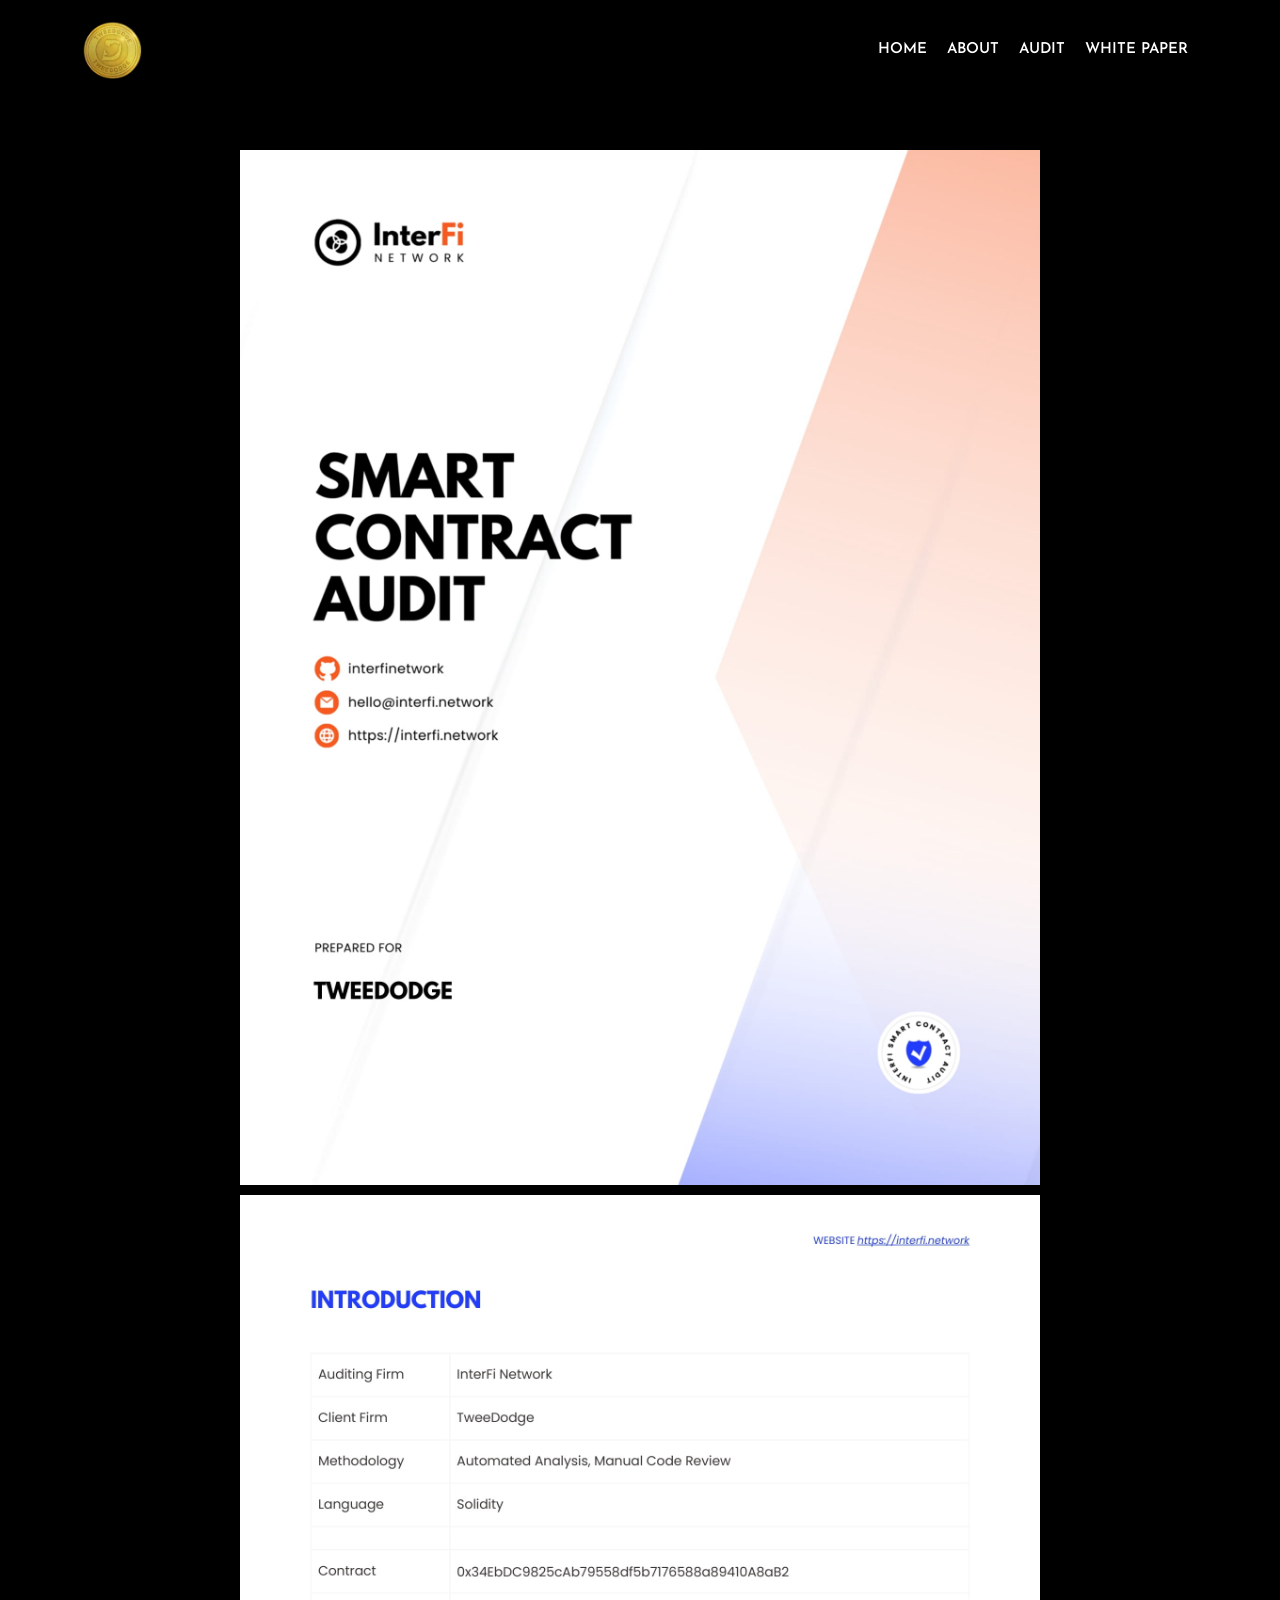
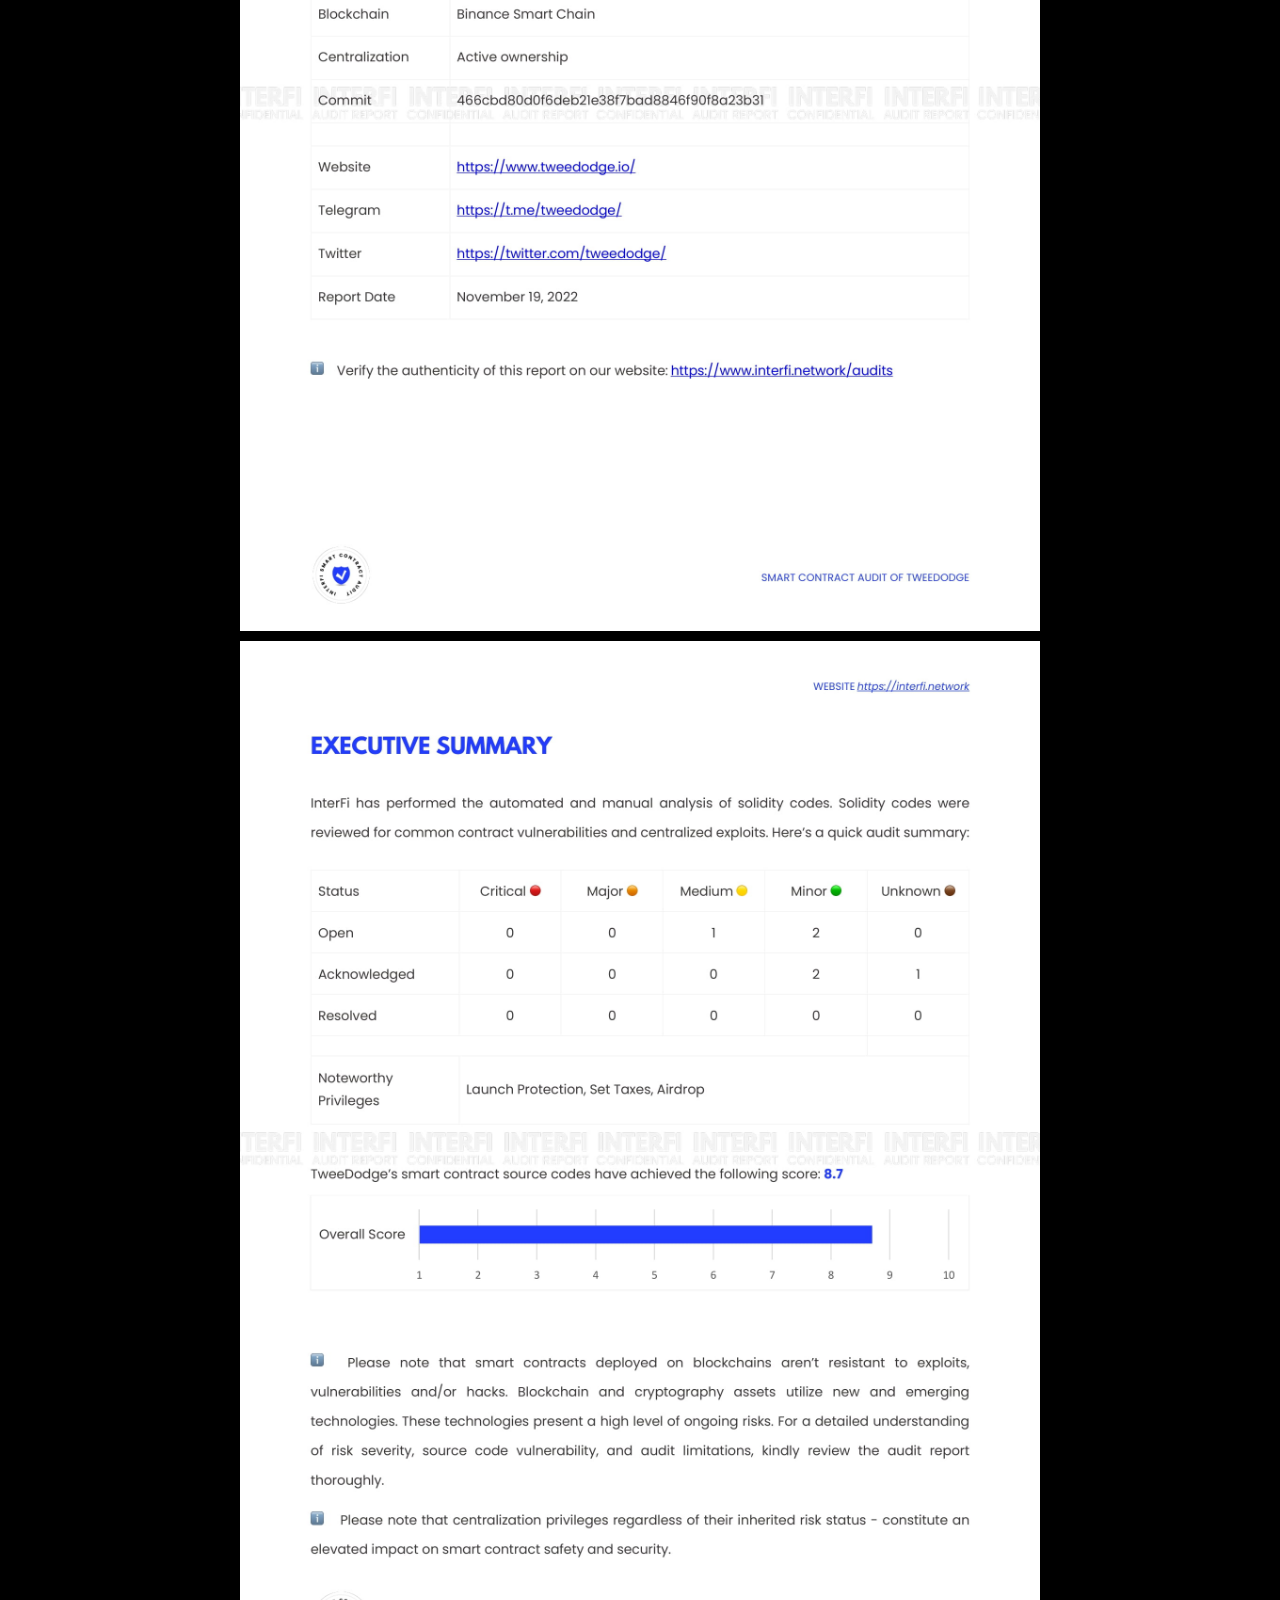
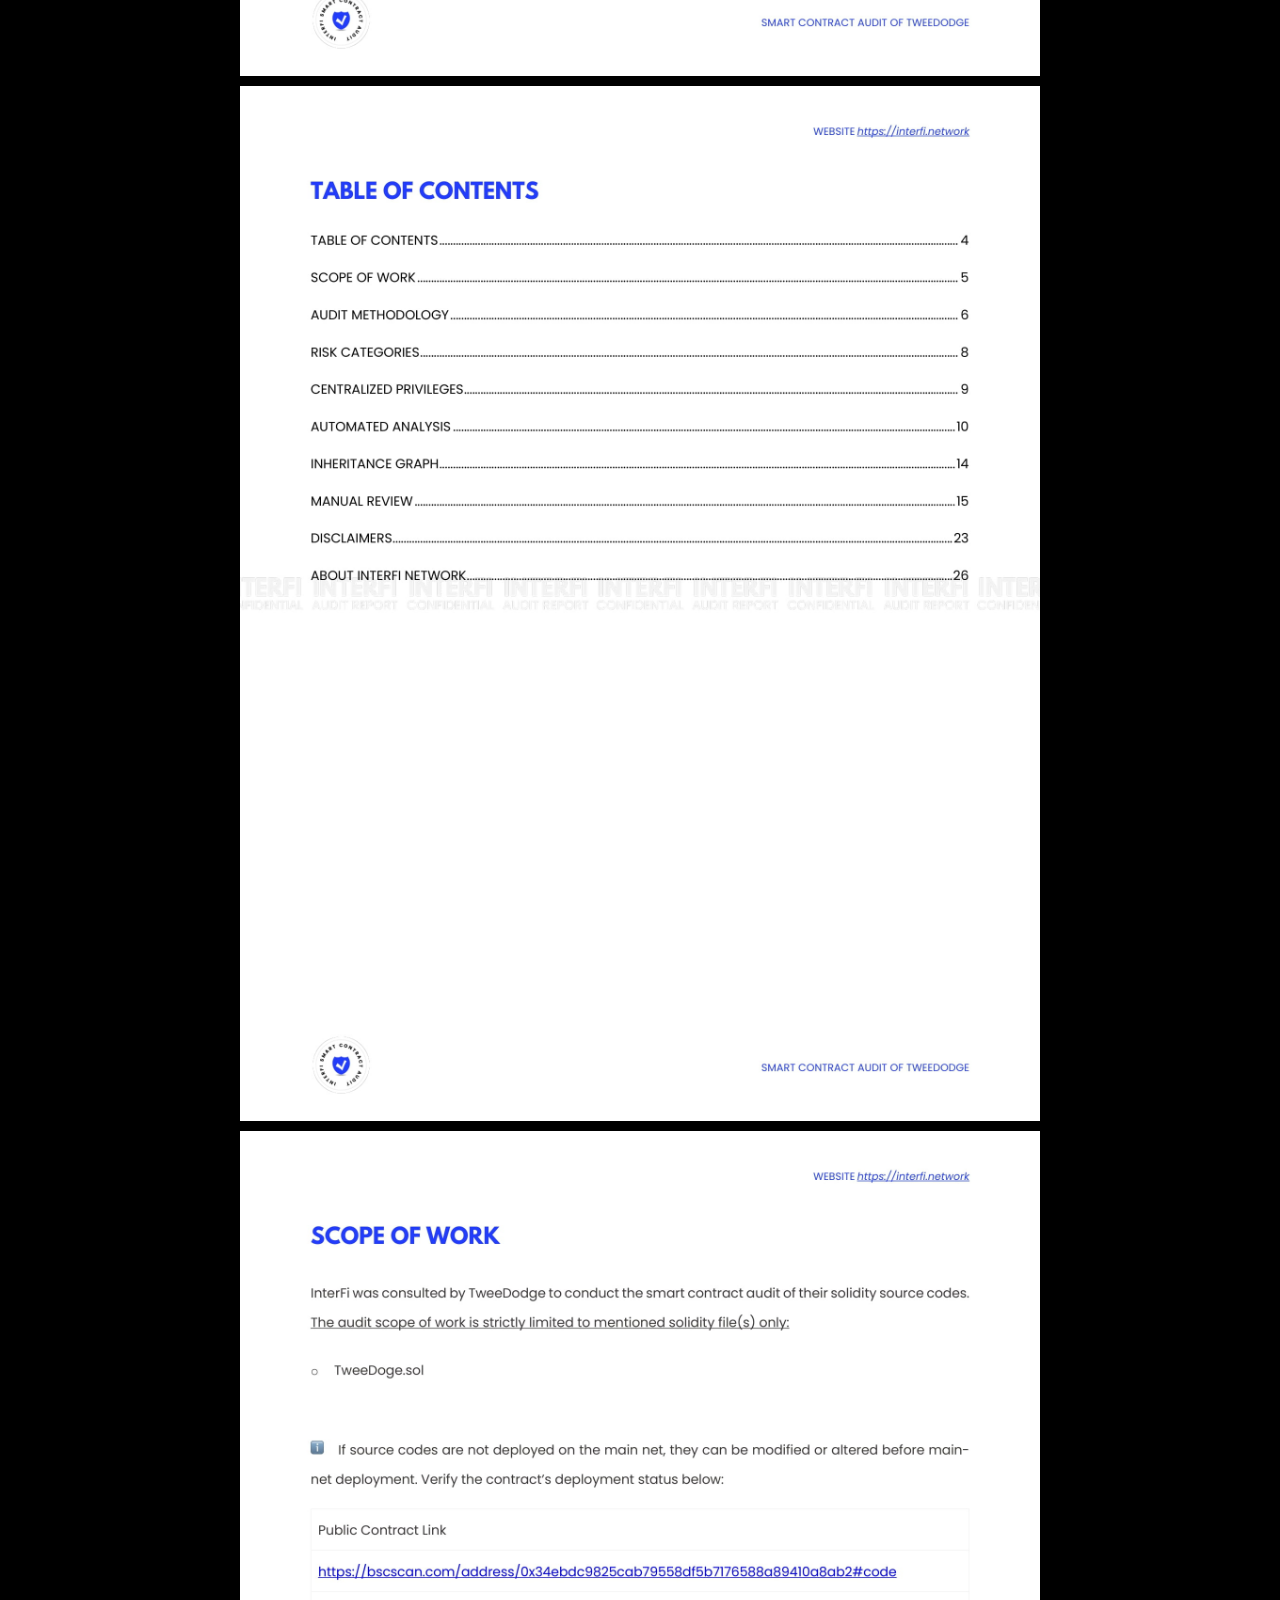
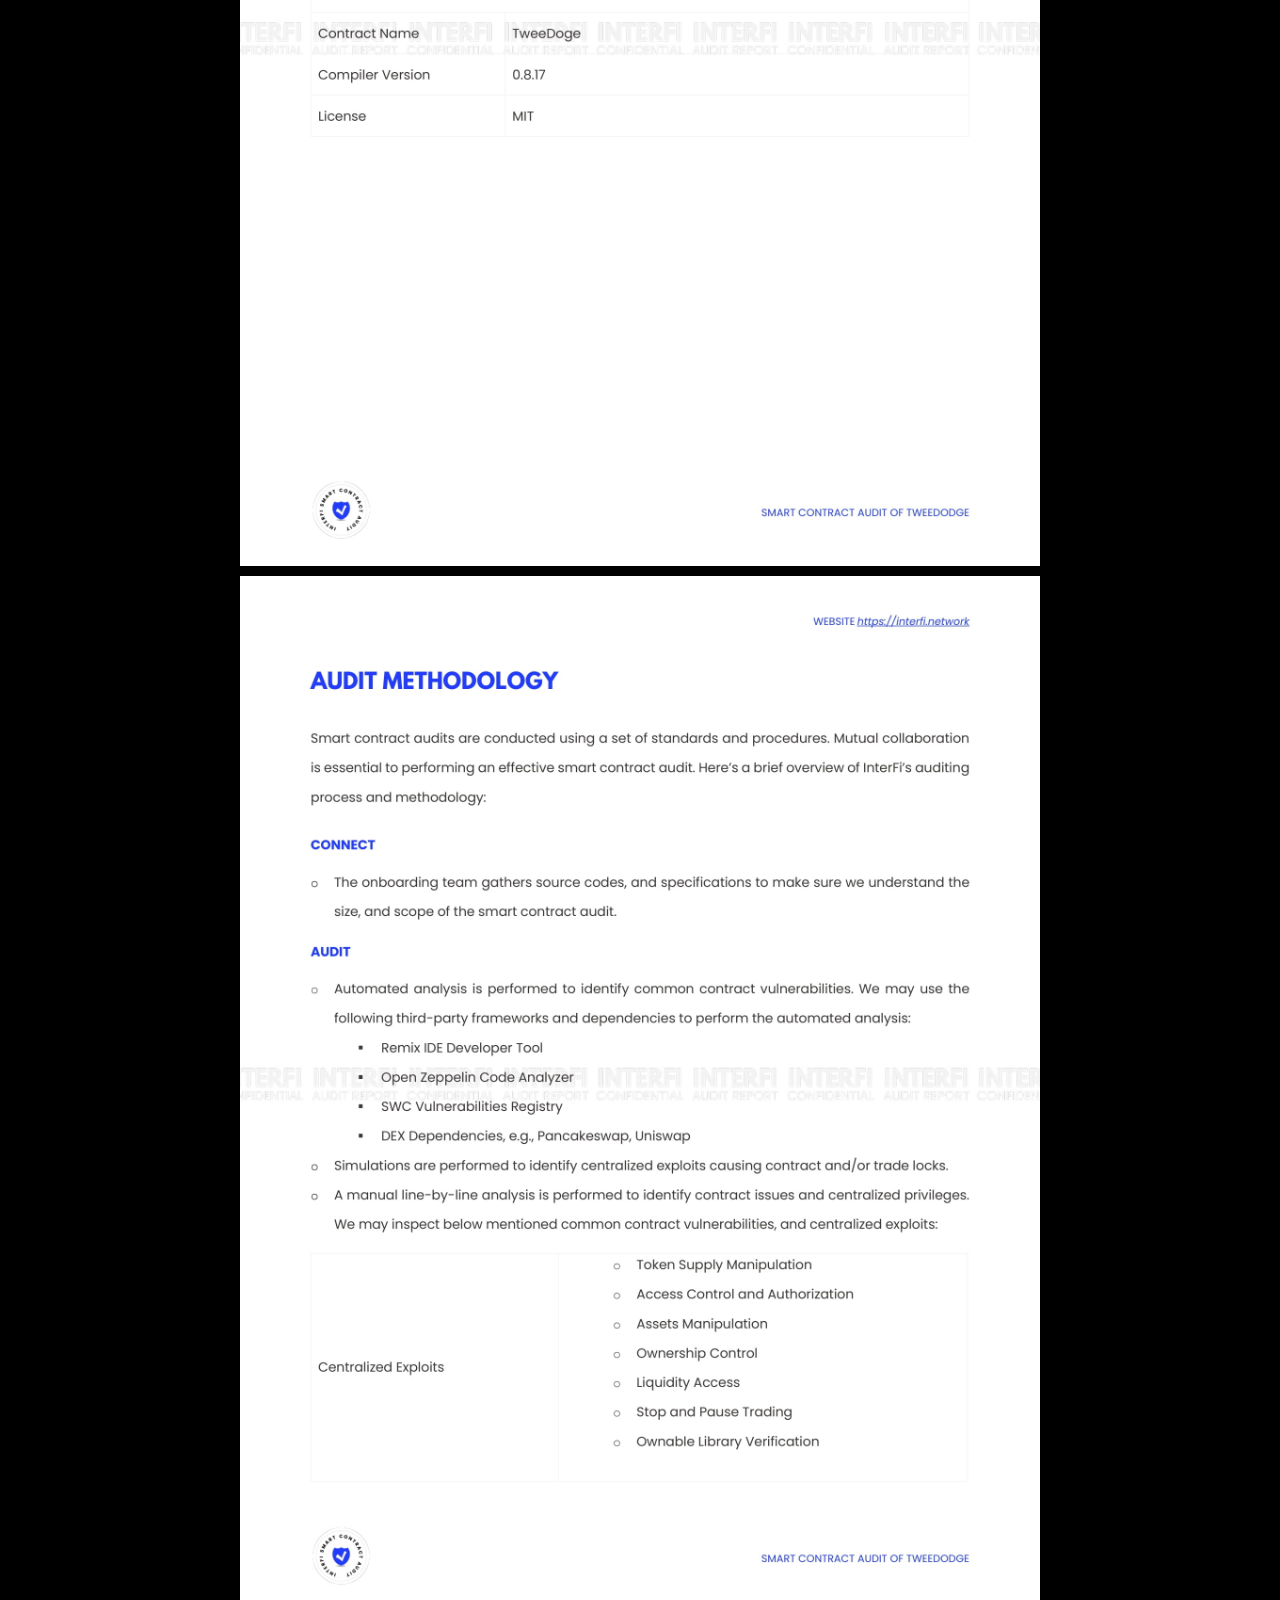
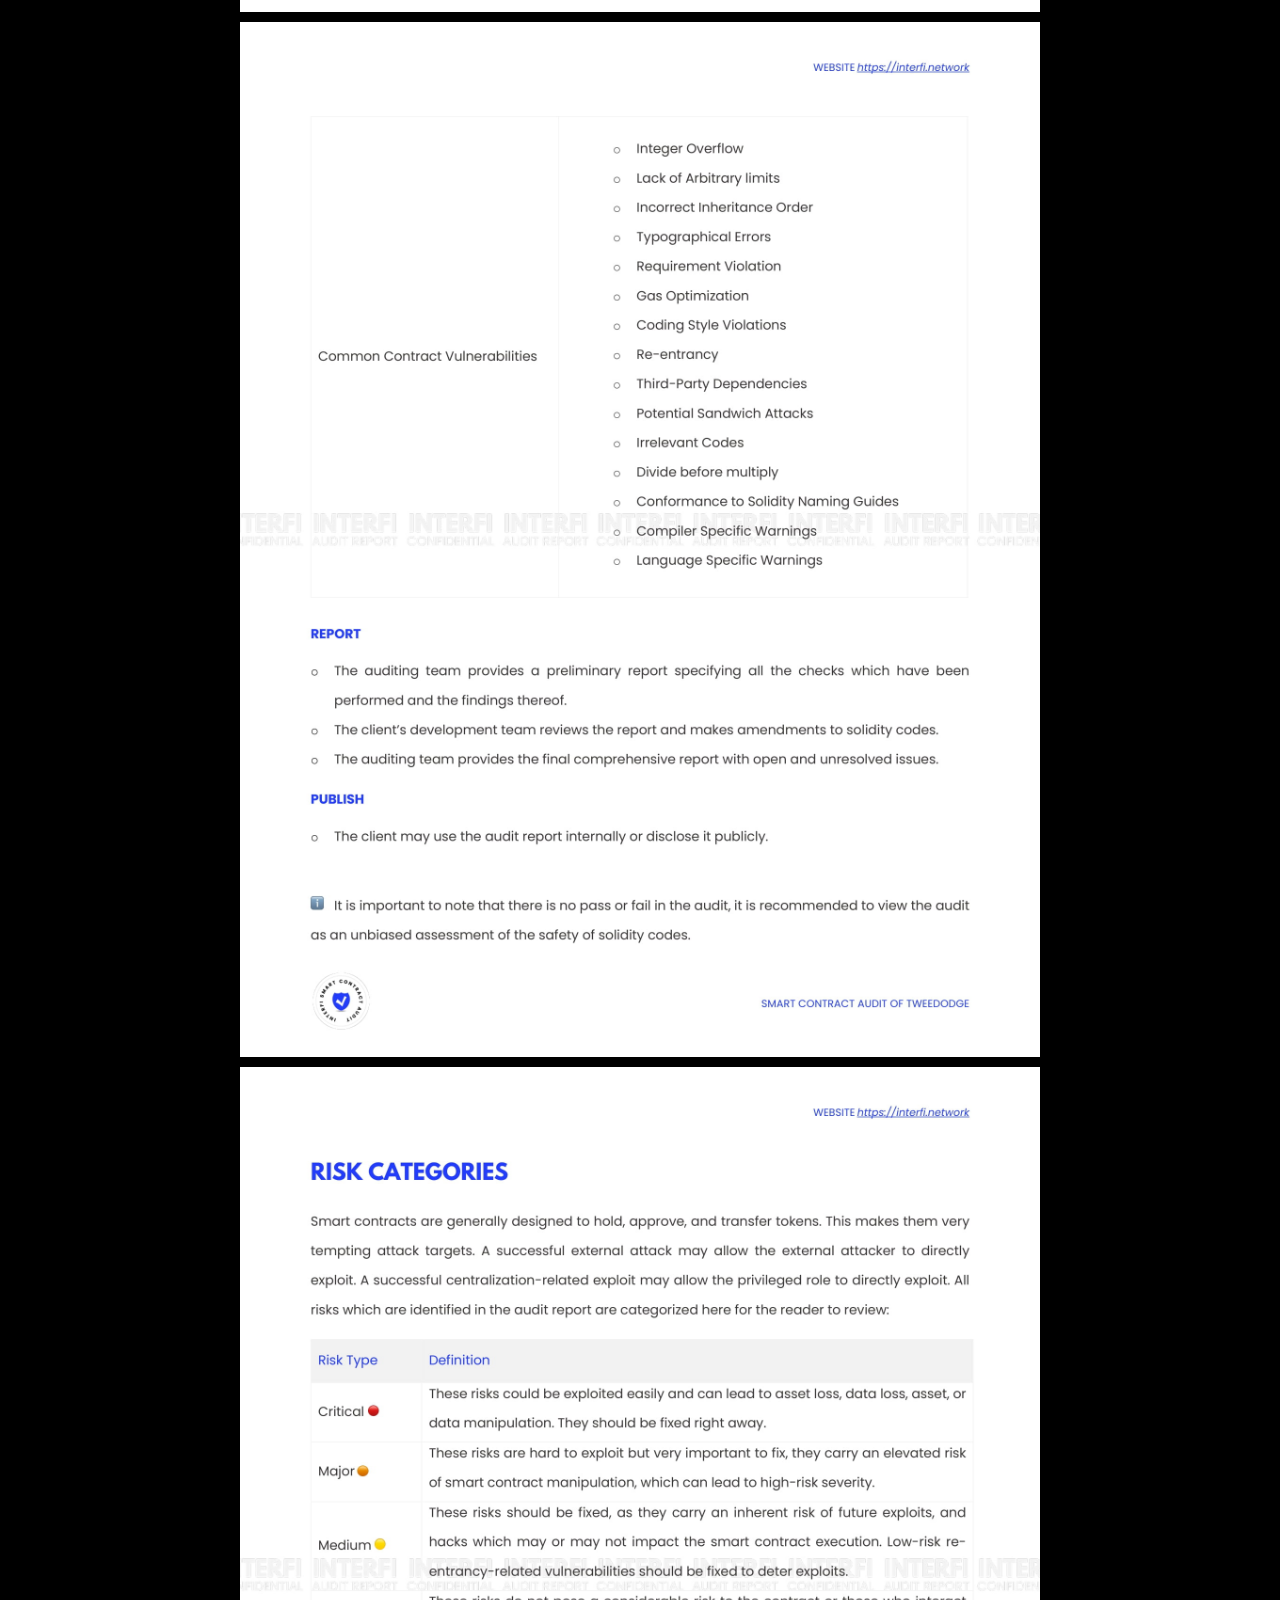
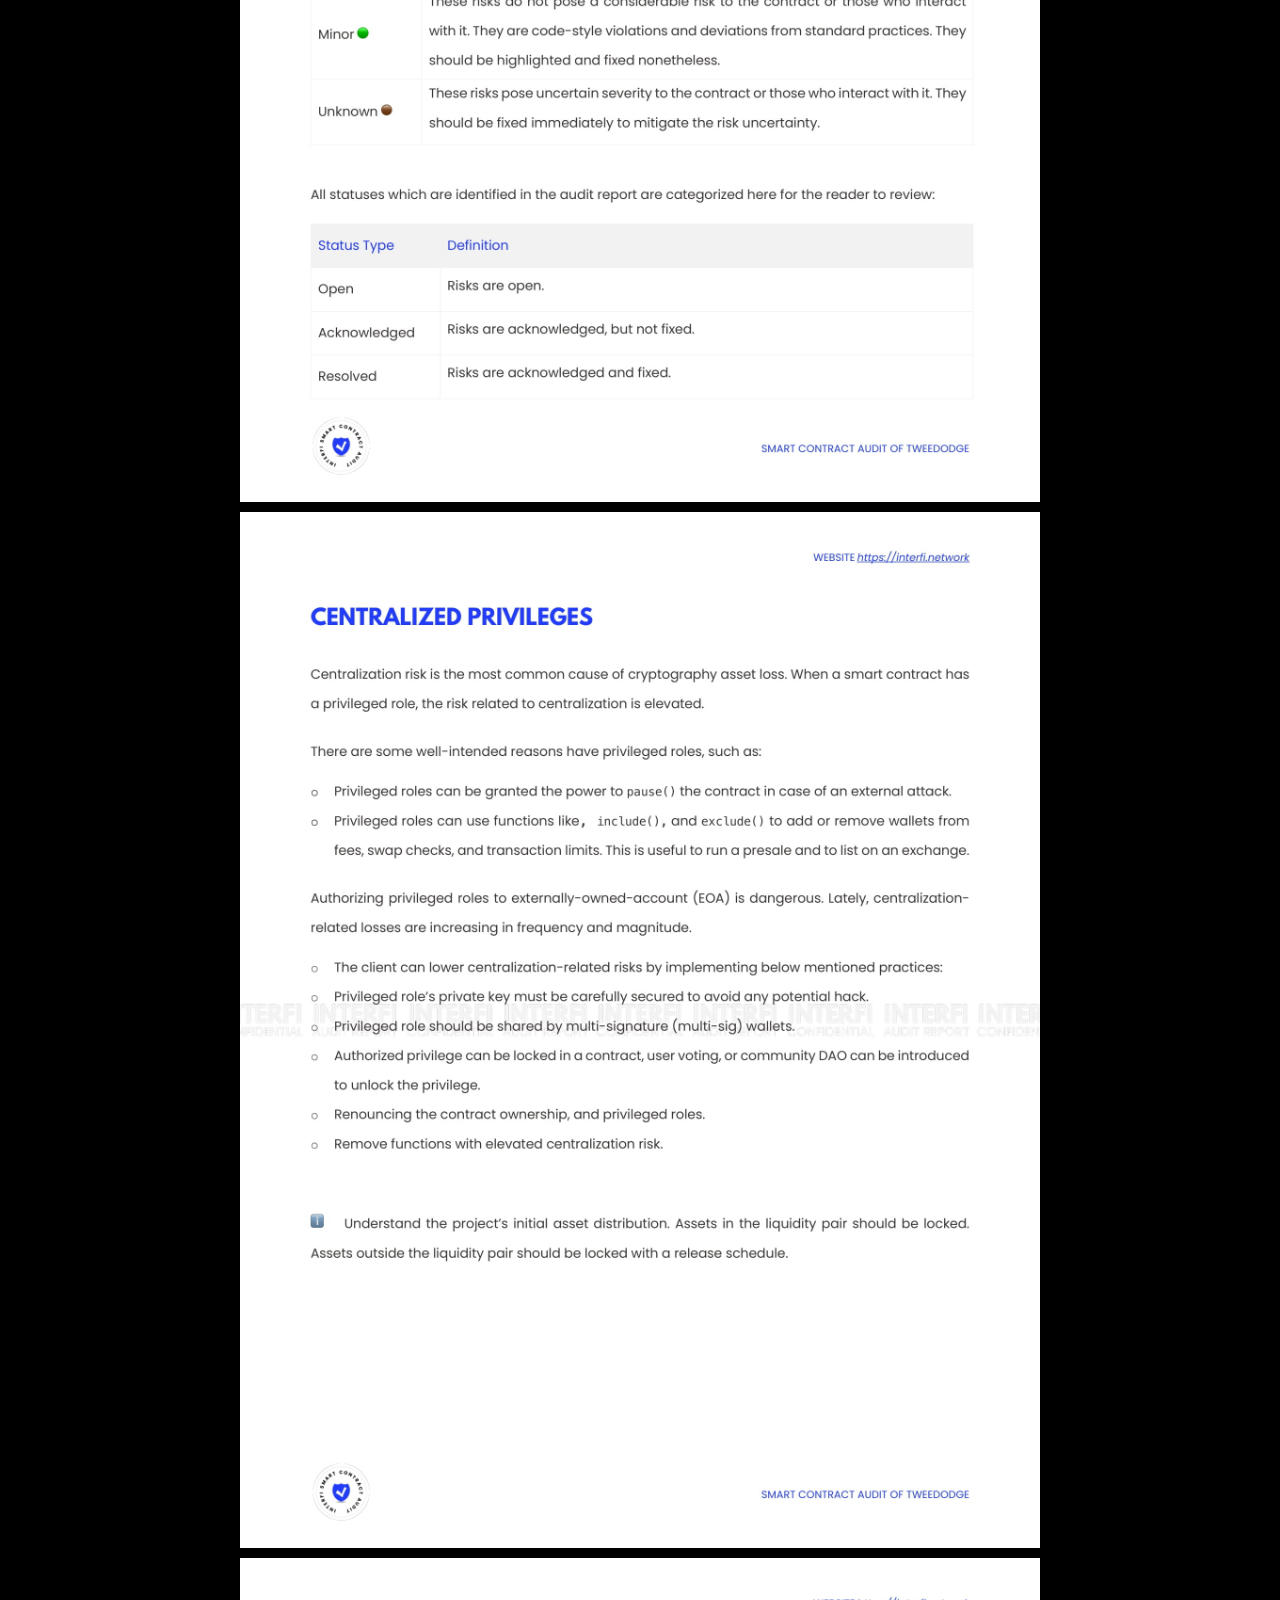
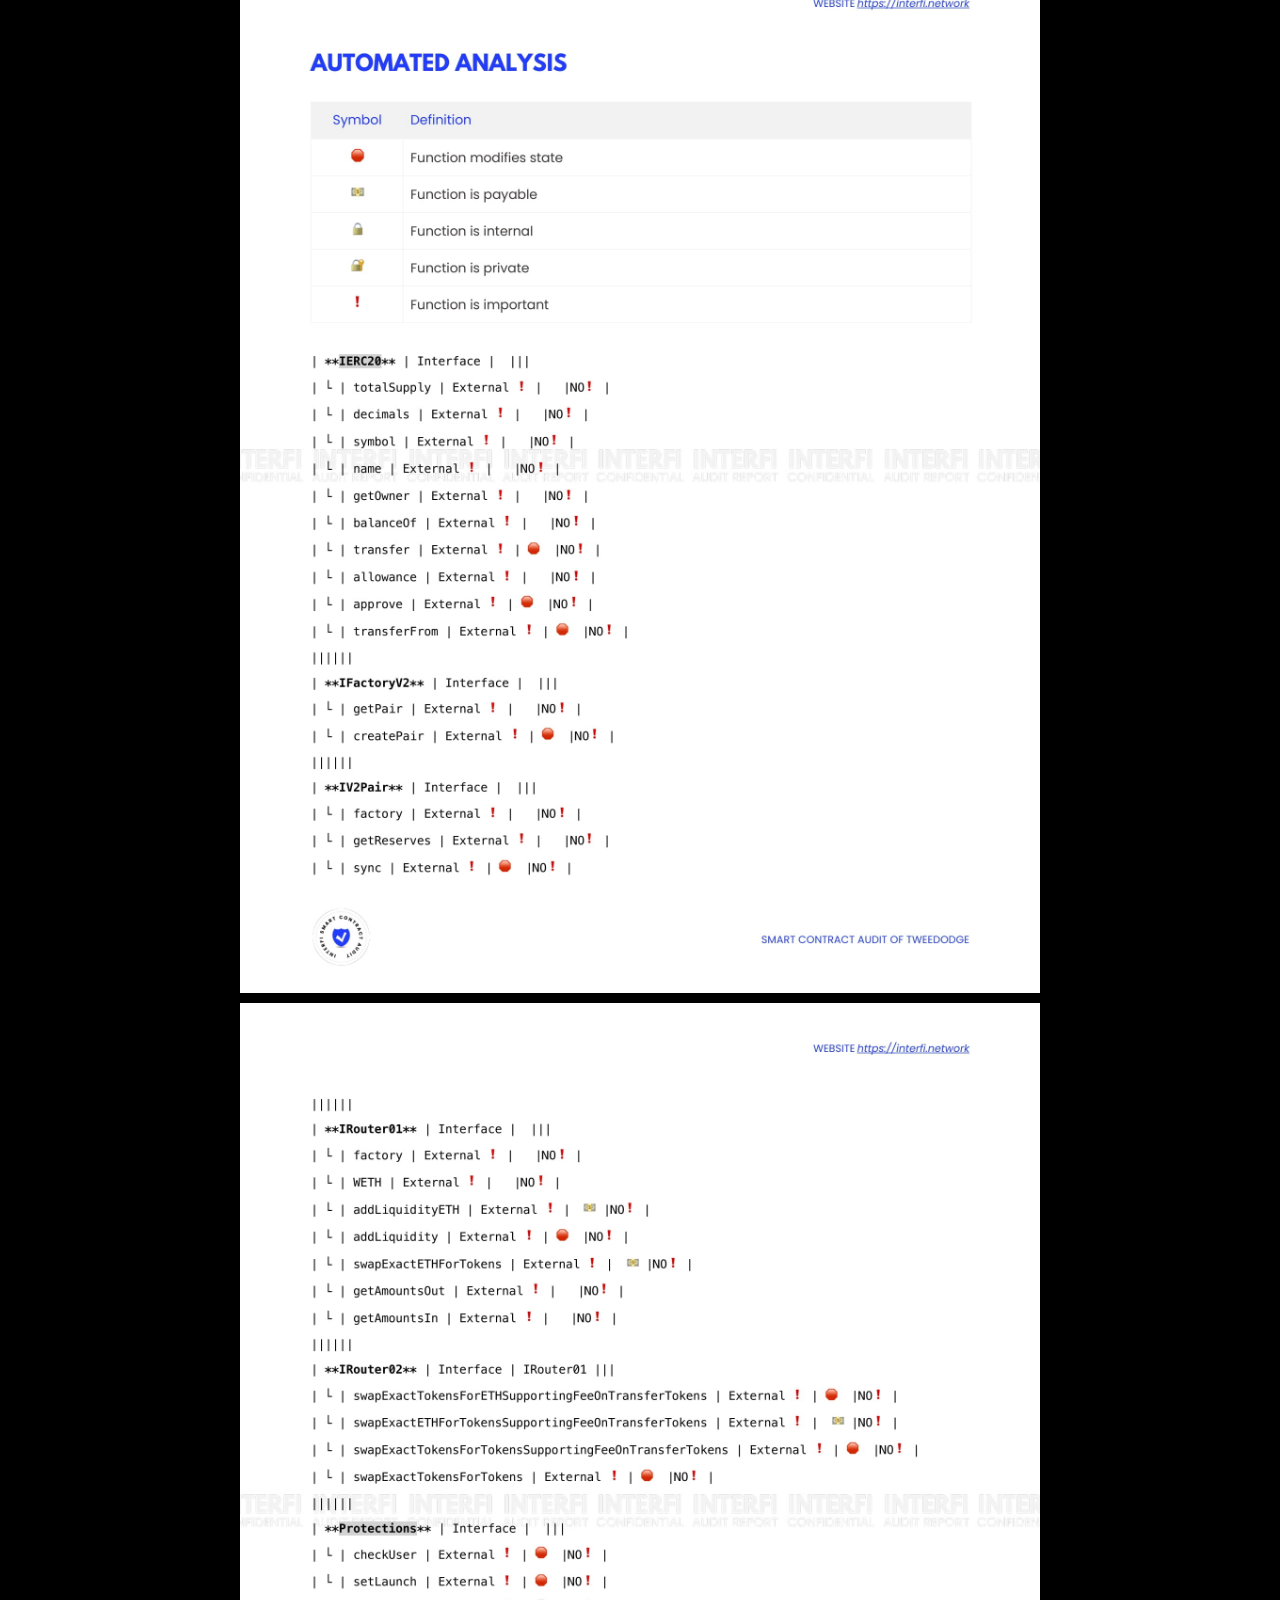
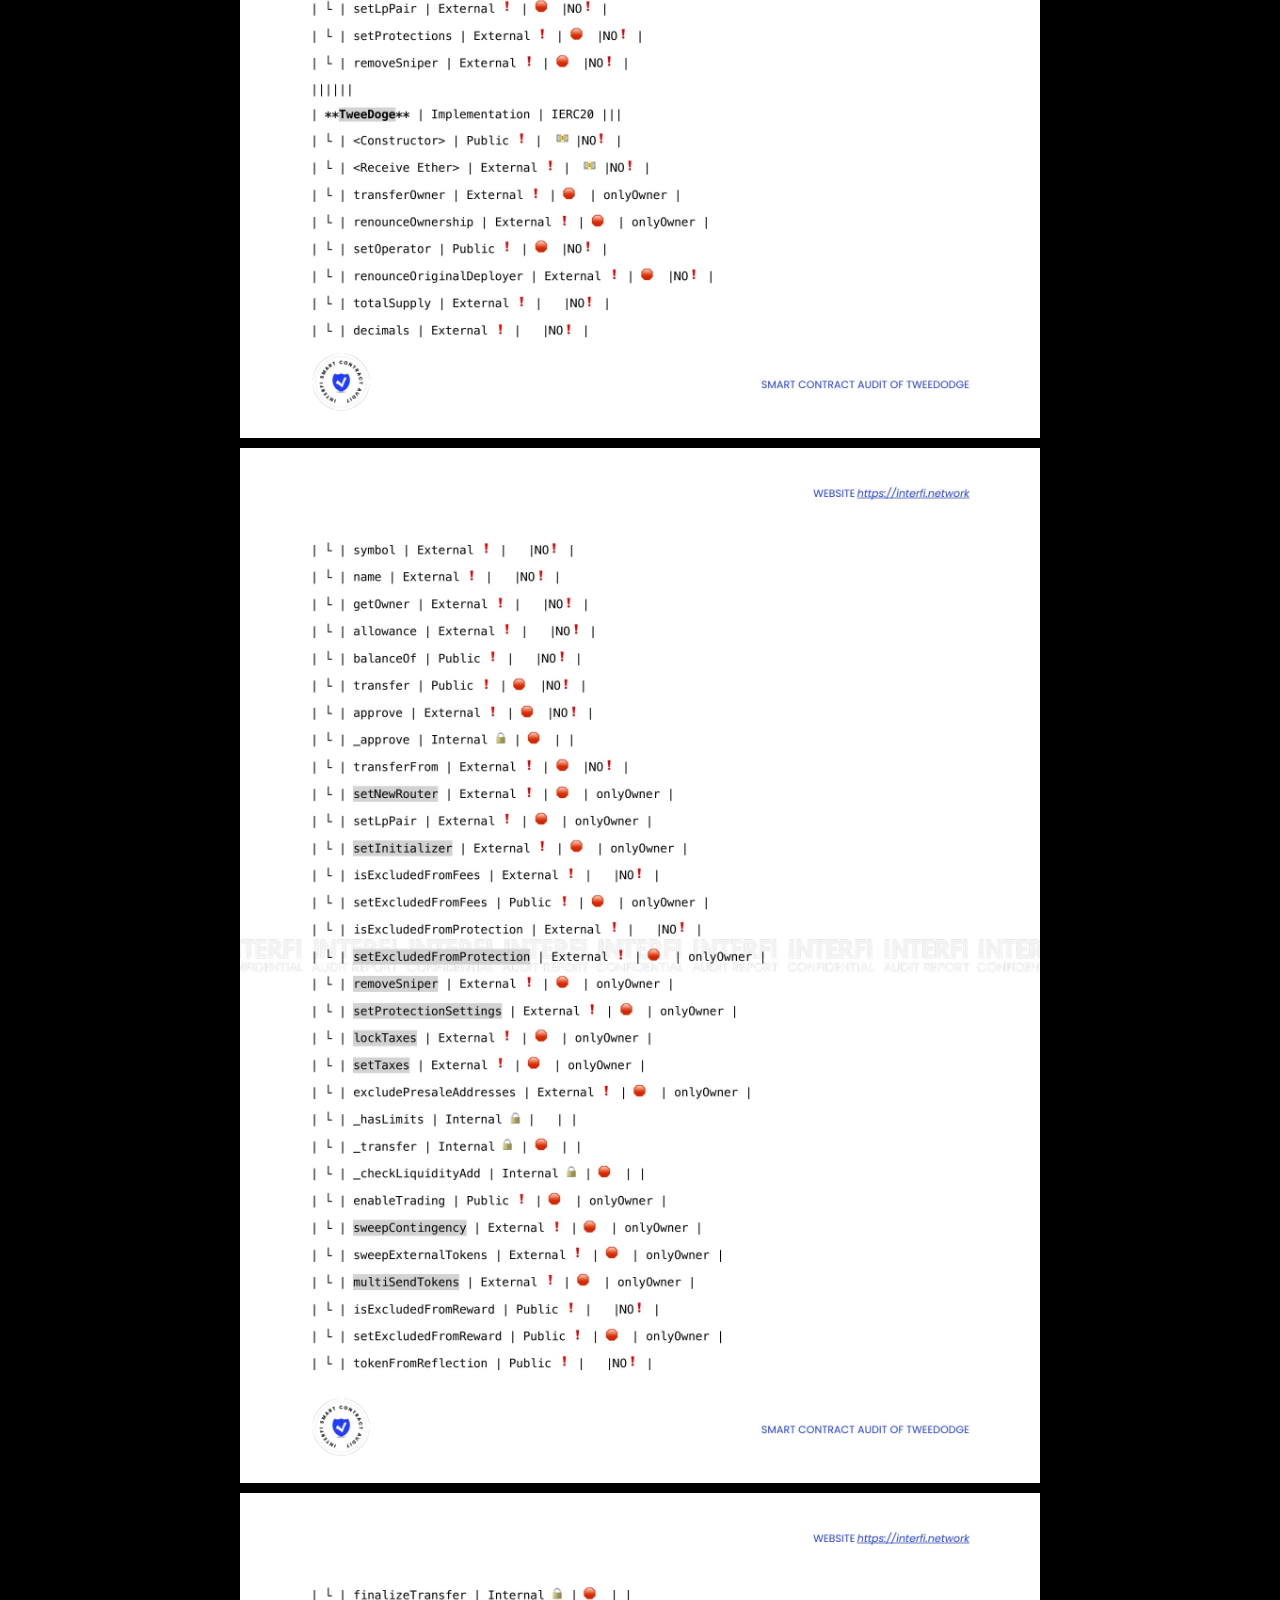
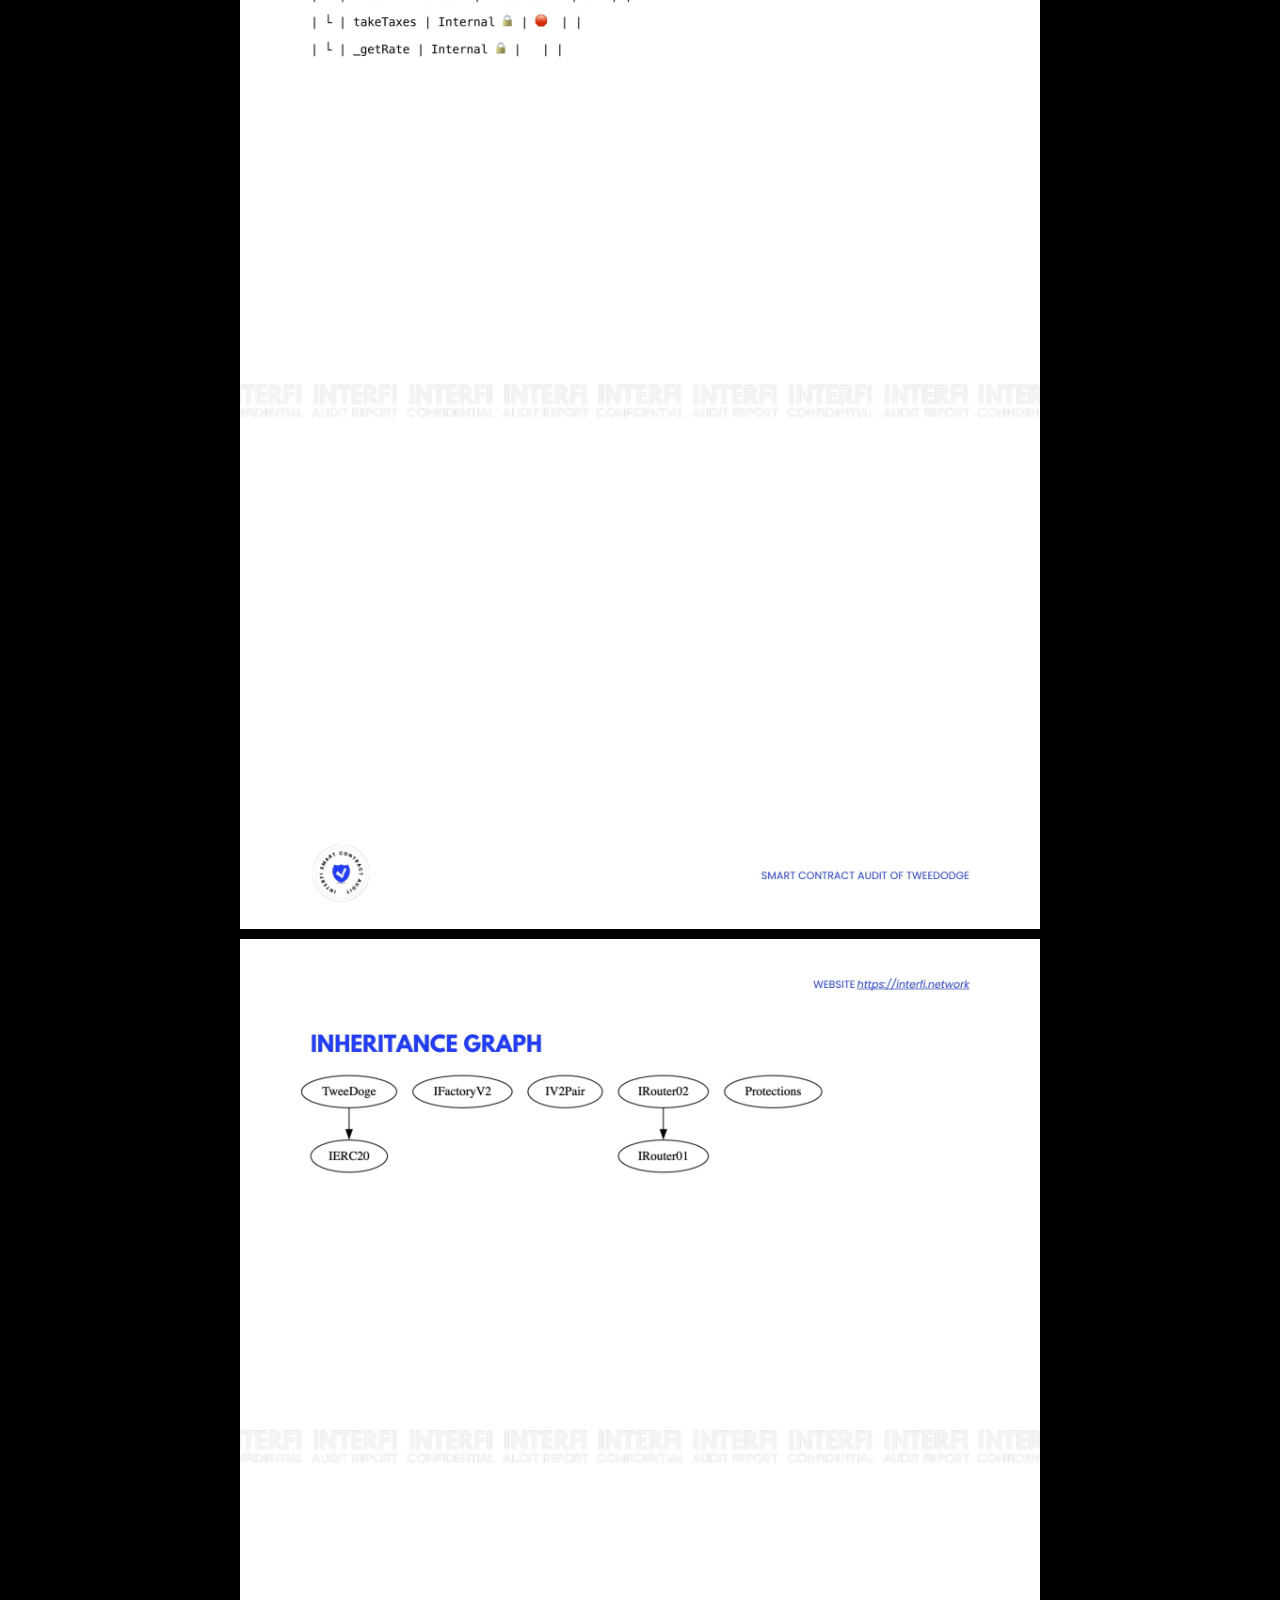
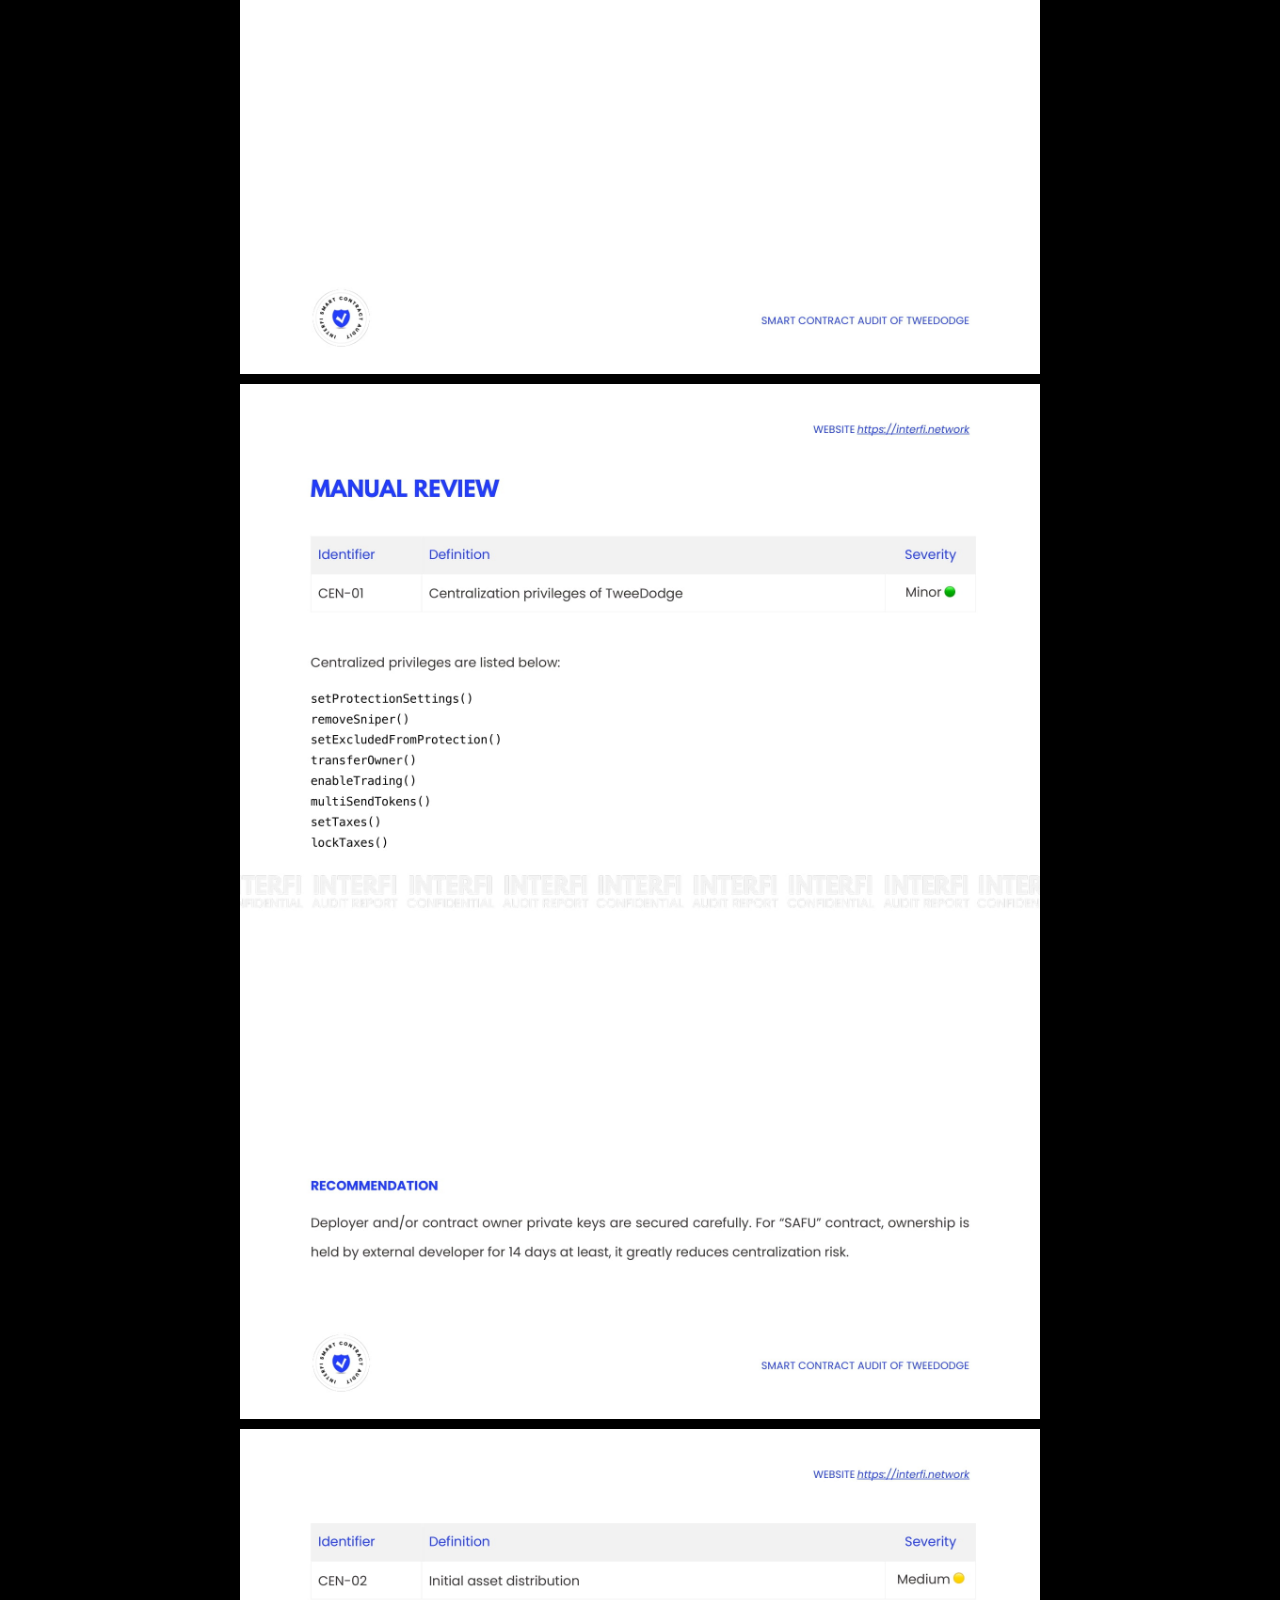
<file: audit.html>
<!DOCTYPE html>
<!-- saved from url=(0027)https://www.pokervegas.app/ -->
<html lang="en"><head><meta http-equiv="Content-Type" content="text/html; charset=UTF-8">
    
    <meta name="viewport" content="width=device-width, initial-scale=1.0">
    <link rel="icon" type="image/png" href="https://www.pokervegas.app/https://www.pokervegas.app/assets/images/favicon.png" sizes="16x16">
    <meta name="twitter:card" content="summary">
    <meta property="og:url" content="https://www.pokervegas.app/">
    <meta property="og:title" content="TweeDodge">
    <meta property="og:image" content="https://www.pokervegas.app/assets/images/BANNER.png">
    <link rel="apple-touch-icon" href="/public_files/twlogo.png">
    <link rel="icon" href="/public_files/twlogo.png">
    <title>The official site of TweeDodge Token</title>
    <!-- META DESCRIPTION -->
    <meta name="description" content="TWDT is a dodge meme token created to tackle Blockchain payment solutions across social platforms, lifestyle and pool tokens.">
    <!-- META KEYWORDS -->
    <meta name="keywords" content="Money, platform, Online, BlockChain, Dollar, Token, Coin, Cypto, Agro, legitimate">
    <!-- bootstrap 5  -->
    <link rel="stylesheet" href="./public_files/bootstrap.min.css">
    <!-- Icon Link  -->
    <link rel="stylesheet" href="./public_files/all.min.css"> 
    <link rel="stylesheet" href="./public_files/line-awesome.min.css"> 
    <link rel="stylesheet" href="./public_files/animate.css"> 
    <!-- Plugin Link -->
    <link rel="stylesheet" href="./public_files/slick.css">

    <!-- Main css -->
    <link rel="stylesheet" href="./public_files/main.css">
</head>
    <body data-bs-spy="scroll" data-bs-offset="170" data-bs-target=".privacy-policy-sidebar-menu">

        <div class="overlay"></div>
        <div class="preloader" style="display: none;">
            <div class="scene" id="scene">
                <input type="checkbox" id="andicator">
                <div class="cube">
                    <div class="cube__face cube__face--front"><i></i></div>
                    <div class="cube__face cube__face--back"><i></i><i></i></div>
                    <div class="cube__face cube__face--right">
                        <i></i> <i></i> <i></i> <i></i> <i></i>
                    </div>
                    <div class="cube__face cube__face--left">
                        <i></i> <i></i> <i></i> <i></i> <i></i> <i></i>
                    </div>
                    <div class="cube__face cube__face--top">
                        <i></i> <i></i> <i></i>
                    </div>
                    <div class="cube__face cube__face--bottom">
                        <i></i> <i></i> <i></i> <i></i>
                    </div>
                </div>
            </div>
        </div>

    <div class="header">
    <div class="container">
        <div class="header-bottom">
            <div class="header-bottom-area align-items-center">
                <div class="logo"><a href="/"><img src="./public_files/twlogo.png" alt="logo"></a></div>
                <ul class="menu">
                    <li>
                        <a href="https://www.tweedodge.io/#">Home</a>
                    </li>
                    <li>
                        <a href="https://www.tweedodge.io/#about">About</a>
                    </li>
                    <li>
                        <a href="/audit">Audit</a>
                    </li>
                    <li>
                        <a href="/whitepaper">White Paper</a>
                    </li>
                    </ul>
                                   
                    <div class="header-trigger-wrapper d-flex d-lg-none align-items-center">
                    <div class="header-trigger me-4">
                    <span></span>
                    </div>
                    </div>

            </div>
        </div>
    </div>
</div>

    <!-- Banner Section Starts Here -->
    <section class="banner-section bg_img overflow-hidden" style="background:url(https://www.pokervegas.app/assets/images/banner/bg.png) center">
        <div class="container">
            <div style="min-height: 100vh; align-items: center; justify-content: center; display: flex; gap: 10px;" class="banner-wrapper d-flex flex-wrap align-items-center">
               <img style="width: 95vw; max-width: 800px;" src="/public_files/audit/TweeDodge_AuditReport_InterFi (1)-01.jpg" alt="">
               <img style="width: 95vw; max-width: 800px;" src="/public_files/audit/TweeDodge_AuditReport_InterFi (1)-02.jpg" alt="">
               <img style="width: 95vw; max-width: 800px;" src="/public_files/audit/TweeDodge_AuditReport_InterFi (1)-03.jpg" alt="">
               <img style="width: 95vw; max-width: 800px;" src="/public_files/audit/TweeDodge_AuditReport_InterFi (1)-04.jpg" alt="">
               <img style="width: 95vw; max-width: 800px;" src="/public_files/audit/TweeDodge_AuditReport_InterFi (1)-05.jpg" alt="">
               <img style="width: 95vw; max-width: 800px;" src="/public_files/audit/TweeDodge_AuditReport_InterFi (1)-06.jpg" alt="">
               <img style="width: 95vw; max-width: 800px;" src="/public_files/audit/TweeDodge_AuditReport_InterFi (1)-07.jpg" alt="">
               <img style="width: 95vw; max-width: 800px;" src="/public_files/audit/TweeDodge_AuditReport_InterFi (1)-08.jpg" alt="">
               <img style="width: 95vw; max-width: 800px;" src="/public_files/audit/TweeDodge_AuditReport_InterFi (1)-09.jpg" alt="">
               <img style="width: 95vw; max-width: 800px;" src="/public_files/audit/TweeDodge_AuditReport_InterFi (1)-10.jpg" alt="">
               <img style="width: 95vw; max-width: 800px;" src="/public_files/audit/TweeDodge_AuditReport_InterFi (1)-11.jpg" alt="">
               <img style="width: 95vw; max-width: 800px;" src="/public_files/audit/TweeDodge_AuditReport_InterFi (1)-12.jpg" alt="">
               <img style="width: 95vw; max-width: 800px;" src="/public_files/audit/TweeDodge_AuditReport_InterFi (1)-13.jpg" alt="">
               <img style="width: 95vw; max-width: 800px;" src="/public_files/audit/TweeDodge_AuditReport_InterFi (1)-14.jpg" alt="">
               <img style="width: 95vw; max-width: 800px;" src="/public_files/audit/TweeDodge_AuditReport_InterFi (1)-15.jpg" alt="">
               <img style="width: 95vw; max-width: 800px;" src="/public_files/audit/TweeDodge_AuditReport_InterFi (1)-16.jpg" alt="">
               <img style="width: 95vw; max-width: 800px;" src="/public_files/audit/TweeDodge_AuditReport_InterFi (1)-17.jpg" alt="">
               <img style="width: 95vw; max-width: 800px;" src="/public_files/audit/TweeDodge_AuditReport_InterFi (1)-18.jpg" alt="">
               <img style="width: 95vw; max-width: 800px;" src="/public_files/audit/TweeDodge_AuditReport_InterFi (1)-19.jpg" alt="">
               <img style="width: 95vw; max-width: 800px;" src="/public_files/audit/TweeDodge_AuditReport_InterFi (1)-20.jpg" alt="">
               <img style="width: 95vw; max-width: 800px;" src="/public_files/audit/TweeDodge_AuditReport_InterFi (1)-21.jpg" alt="">
               <img style="width: 95vw; max-width: 800px;" src="/public_files/audit/TweeDodge_AuditReport_InterFi (1)-22.jpg" alt="">
               <img style="width: 95vw; max-width: 800px;" src="/public_files/audit/TweeDodge_AuditReport_InterFi (1)-23.jpg" alt="">
               <img style="width: 95vw; max-width: 800px;" src="/public_files/audit/TweeDodge_AuditReport_InterFi (1)-24.jpg" alt="">
               <img style="width: 95vw; max-width: 800px;" src="/public_files/audit/TweeDodge_AuditReport_InterFi (1)-25.jpg" alt="">
               <img style="width: 95vw; max-width: 800px;" src="/public_files/audit/TweeDodge_AuditReport_InterFi (1)-26.jpg" alt="">
               <img style="width: 95vw; max-width: 800px;" src="/public_files/audit/TweeDodge_AuditReport_InterFi (1)-27.jpg" alt="">
            </div>
        </div>
    </section>
    <!-- Banner Section Ends Here -->
 

<!-- Footer Section Starts Here -->
<footer class="footer-section bg_img">
    <div class="footer-bottom">
        <div class="container">
            <div class="footer-wrapper d-flex flex-wrap justify-content-center align-items-center text-center">
                <p class="copyright text-white">Copyrights © 2022 All Rights Reserved by <a href="#" class=" text--base ms-2">TweeDodge</a></p>
            </div>
        </div>
    </div>
    <div class="shapes">
        <img src="./public_files/shape(1).png" alt="footer" class="shape1">
    </div>
</footer>
<!-- Footer Section Ends Here --> 

<!-- jQuery library -->
<script src="./public_files/jquery-3.6.0.min.js.download"></script>
<!-- bootstrap 5 js -->
<script src="./public_files/bootstrap.min.js.download"></script>

<!-- Pluglin Link -->
<script src="./public_files/slick.min.js.download"></script>

<!-- main js -->
<script src="./public_files/main.js.download"></script>
<script>
// When the user clicks on <div>, open the popup
function myFunction() {
  var popup = document.getElementById("myPopup");
  popup.classList.toggle("show");
}
</script>
<script>
// When the user clicks on <div>, open the popup
function Function() {
  var popup1 = document.getElementById("Popup");
  popup1.classList.toggle("show");
}
</script>




</section></body></html>
</file>
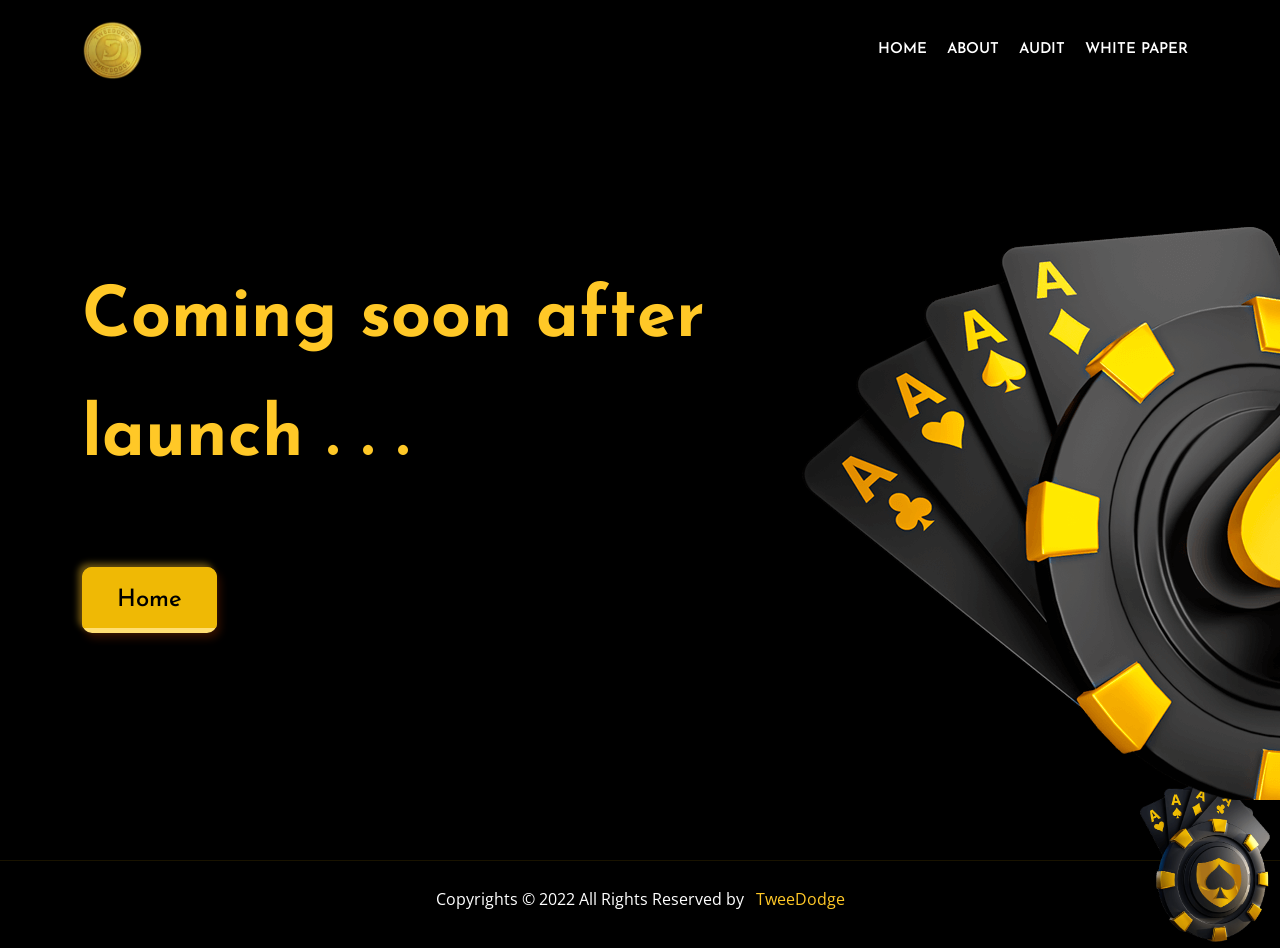
<file: coming.html>
<!DOCTYPE html>
<!-- saved from url=(0027)https://www.pokervegas.app/ -->
<html lang="en"><head><meta http-equiv="Content-Type" content="text/html; charset=UTF-8">
    
    <meta name="viewport" content="width=device-width, initial-scale=1.0">
    <link rel="icon" type="image/png" href="https://www.pokervegas.app/https://www.pokervegas.app/assets/images/favicon.png" sizes="16x16">
    <meta name="twitter:card" content="summary">
    <meta property="og:url" content="https://www.pokervegas.app/">
    <meta property="og:title" content="TweeDodge">
    <meta property="og:image" content="https://www.pokervegas.app/assets/images/BANNER.png">
    <link rel="apple-touch-icon" href="/public_files/twlogo.png">
    <link rel="icon" href="/public_files/twlogo.png">
    <title>The official site of TweeDodge Token</title>
    <!-- META DESCRIPTION -->
    <meta name="description" content="TWDT is a dodge meme token created to tackle Blockchain payment solutions across social platforms, lifestyle and pool tokens.">
    <!-- META KEYWORDS -->
    <meta name="keywords" content="Money, platform, Online, BlockChain, Dollar, Token, Coin, Cypto, Agro, legitimate">
    <!-- bootstrap 5  -->
    <link rel="stylesheet" href="./public_files/bootstrap.min.css">
    <!-- Icon Link  -->
    <link rel="stylesheet" href="./public_files/all.min.css"> 
    <link rel="stylesheet" href="./public_files/line-awesome.min.css"> 
    <link rel="stylesheet" href="./public_files/animate.css"> 
    <!-- Plugin Link -->
    <link rel="stylesheet" href="./public_files/slick.css">

    <!-- Main css -->
    <link rel="stylesheet" href="./public_files/main.css">
</head>
    <body data-bs-spy="scroll" data-bs-offset="170" data-bs-target=".privacy-policy-sidebar-menu">

        <div class="overlay"></div>
        <div class="preloader" style="display: none;">
            <div class="scene" id="scene">
                <input type="checkbox" id="andicator">
                <div class="cube">
                    <div class="cube__face cube__face--front"><i></i></div>
                    <div class="cube__face cube__face--back"><i></i><i></i></div>
                    <div class="cube__face cube__face--right">
                        <i></i> <i></i> <i></i> <i></i> <i></i>
                    </div>
                    <div class="cube__face cube__face--left">
                        <i></i> <i></i> <i></i> <i></i> <i></i> <i></i>
                    </div>
                    <div class="cube__face cube__face--top">
                        <i></i> <i></i> <i></i>
                    </div>
                    <div class="cube__face cube__face--bottom">
                        <i></i> <i></i> <i></i> <i></i>
                    </div>
                </div>
            </div>
        </div>

    <div class="header">
    <div class="container">
        <div class="header-bottom">
            <div class="header-bottom-area align-items-center">
                <div class="logo"><a href="/"><img src="./public_files/twlogo.png" alt="logo"></a></div>
                <ul class="menu">
                    <li>
                        <a href="https://www.tweedodge.io/#">Home</a>
                    </li>
                    <li>
                        <a href="https://www.tweedodge.io/#about">About</a>
                    </li>
                    <li>
                        <a href="/audit">Audit</a>
                    </li>
                    <li>
                        <a href="/whitepaper">White Paper</a>
                    </li>
                    </ul>             
                    <div class="header-trigger-wrapper d-flex d-lg-none align-items-center">
                    <div class="header-trigger me-4">
                    <span></span>
                    </div>
                    </div>

            </div>
        </div>
    </div>
</div>

    <!-- Banner Section Starts Here -->
    <section class="banner-section bg_img overflow-hidden" style="background:url(https://www.pokervegas.app/assets/images/banner/bg.png) center">
        <div class="container">
            <div class="banner-wrapper d-flex flex-wrap align-items-center">
                <div class="banner-content">
                    <h1 class="section-header__title"><span class="text--base">Coming soon after launch . . .</span></h1>
                    <!-- <p class="banner-content__subtitle">PLAY TWEEDODGE AND EARN IN THE BEST ONLINE PLATFORM.</p> -->
                    <div class="button-wrapper">
                        <a href="/" class="cmn--btn btn--lg">Home</a>
                    </div>
                </div>
                <div class="banner-thumb">
                    <img src="./public_files/thumb.png" alt="banner">
                </div>
            </div>
        </div>
    </section>
    <!-- Banner Section Ends Here -->
 

<!-- Footer Section Starts Here -->
<footer class="footer-section bg_img">
    <div class="footer-bottom">
        <div class="container">
            <div class="footer-wrapper d-flex flex-wrap justify-content-center align-items-center text-center">
                <p class="copyright text-white">Copyrights © 2022 All Rights Reserved by <a href="#" class=" text--base ms-2">TweeDodge</a></p>
            </div>
        </div>
    </div>
    <div class="shapes">
        <img src="./public_files/shape(1).png" alt="footer" class="shape1">
    </div>
</footer>
<!-- Footer Section Ends Here --> 

<!-- jQuery library -->
<script src="./public_files/jquery-3.6.0.min.js.download"></script>
<!-- bootstrap 5 js -->
<script src="./public_files/bootstrap.min.js.download"></script>

<!-- Pluglin Link -->
<script src="./public_files/slick.min.js.download"></script>

<!-- main js -->
<script src="./public_files/main.js.download"></script>
<script>
// When the user clicks on <div>, open the popup
function myFunction() {
  var popup = document.getElementById("myPopup");
  popup.classList.toggle("show");
}
</script>
<script>
// When the user clicks on <div>, open the popup
function Function() {
  var popup1 = document.getElementById("Popup");
  popup1.classList.toggle("show");
}
</script>




</section></body></html>
</file>
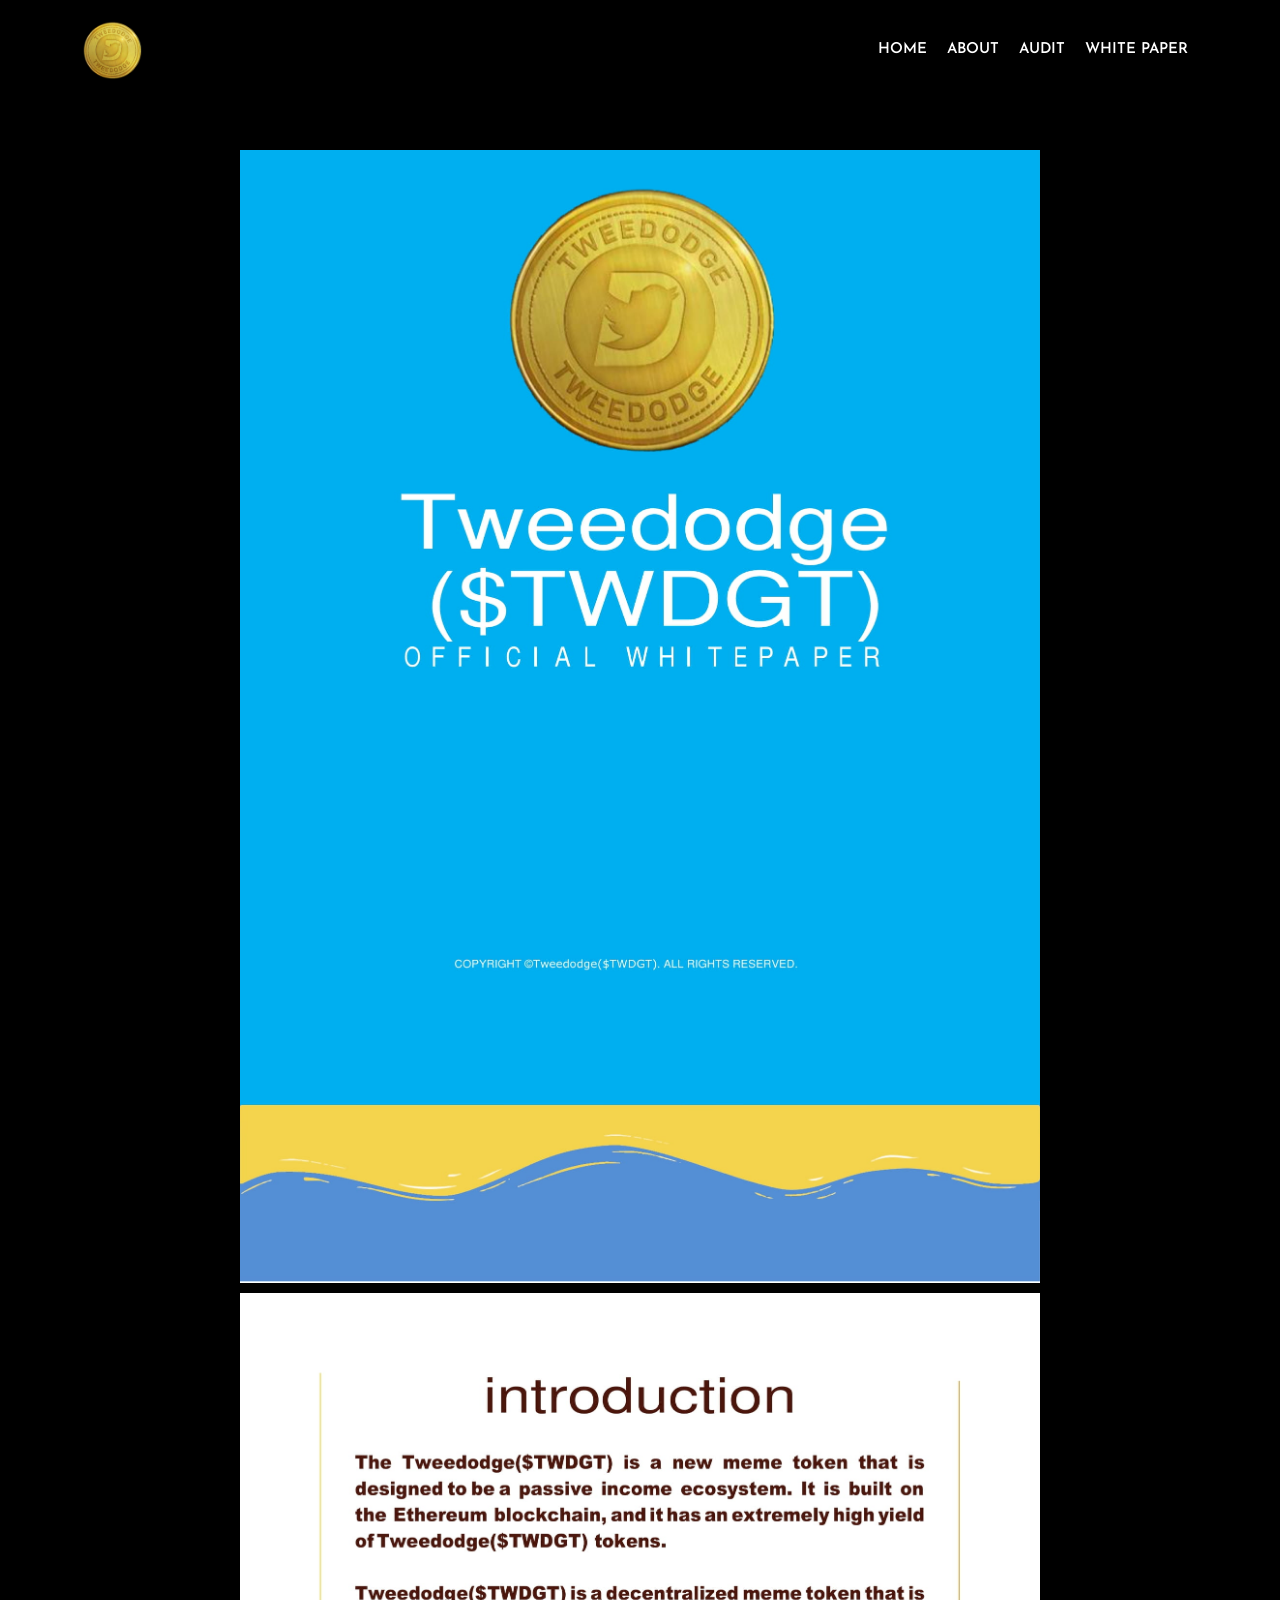
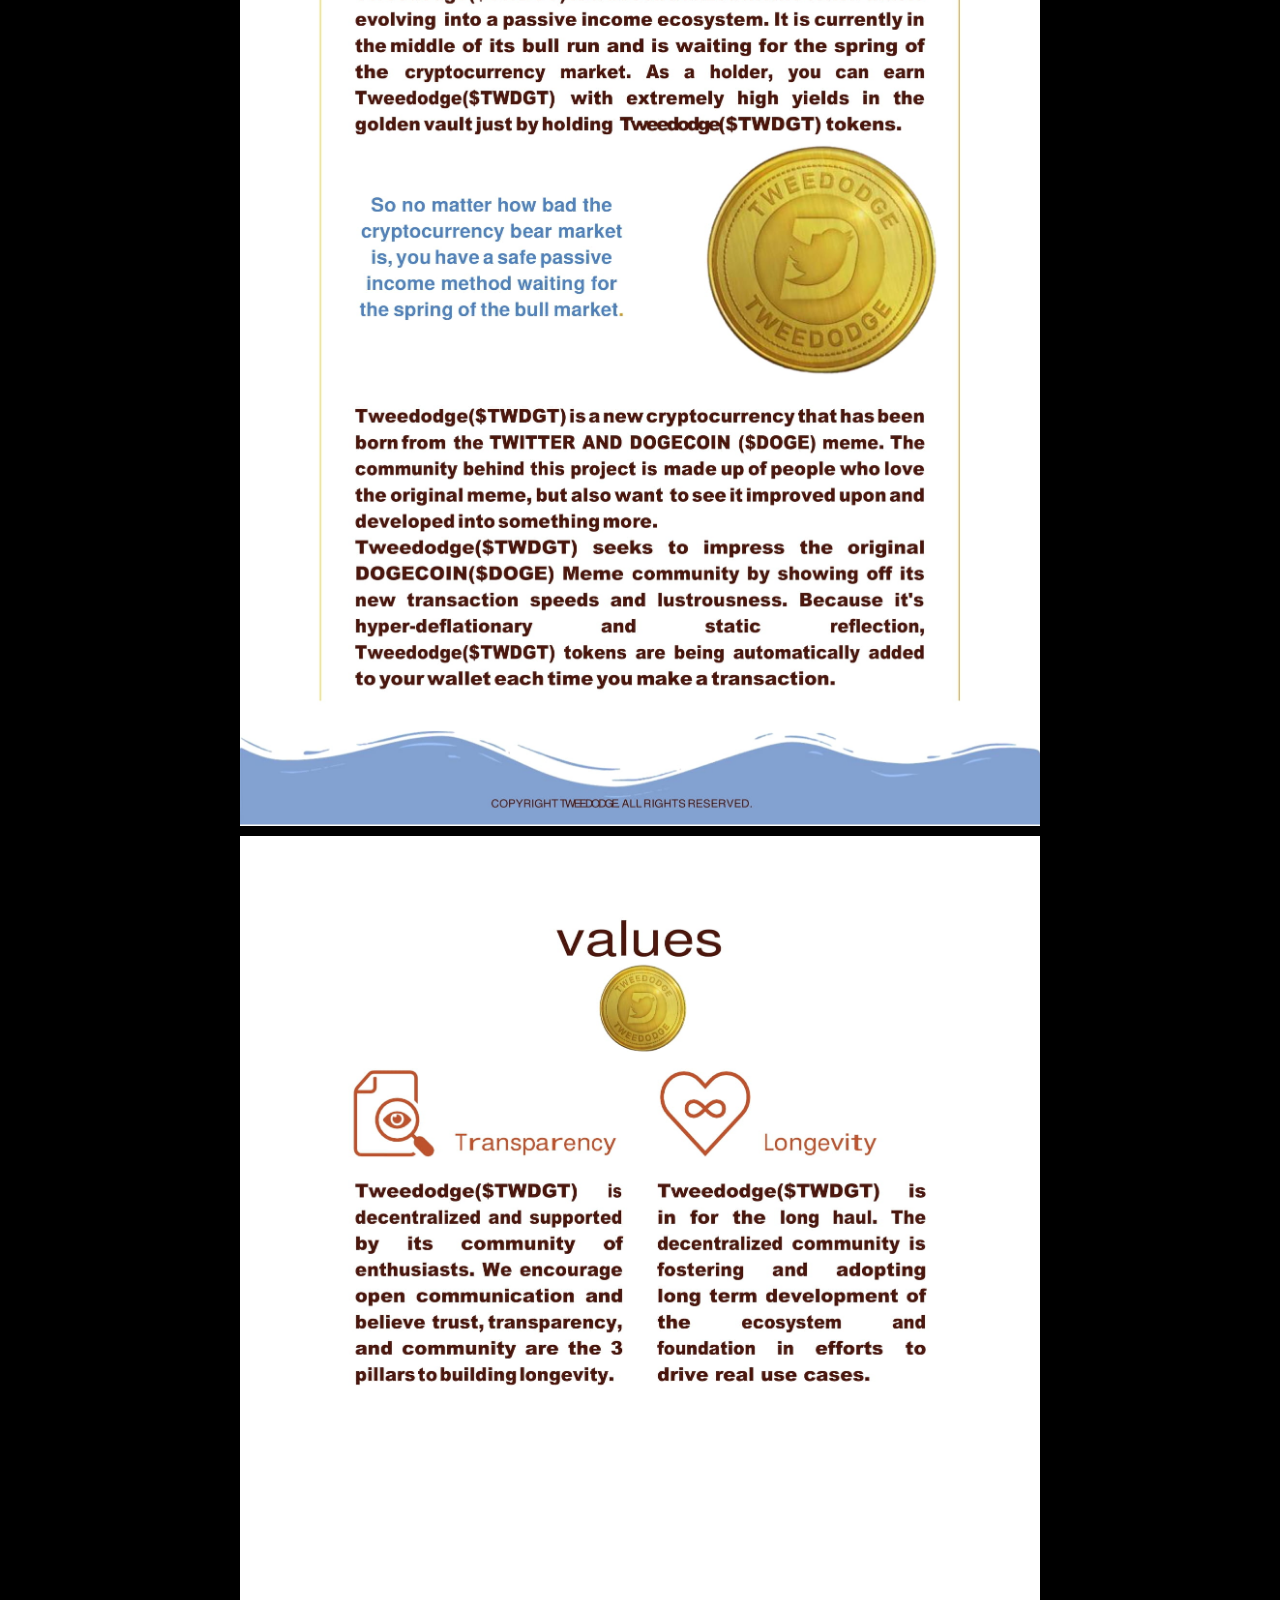
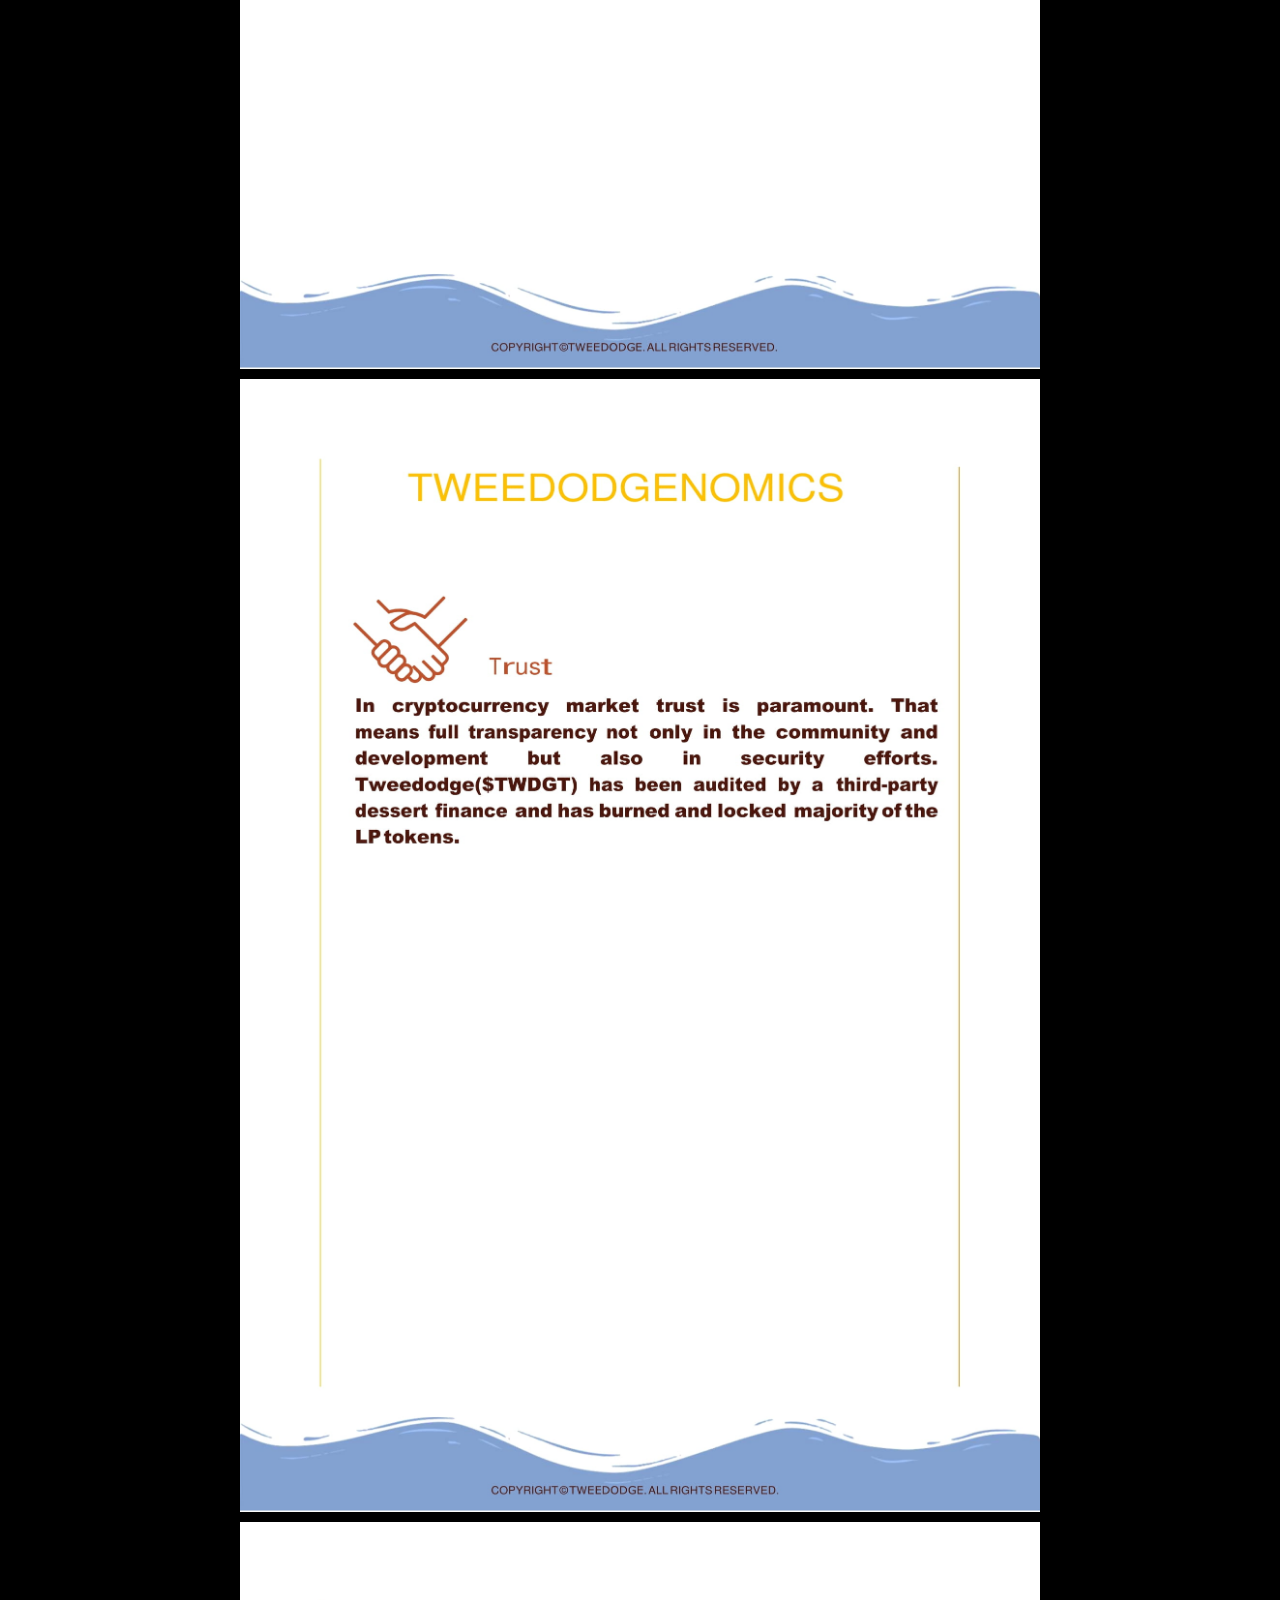
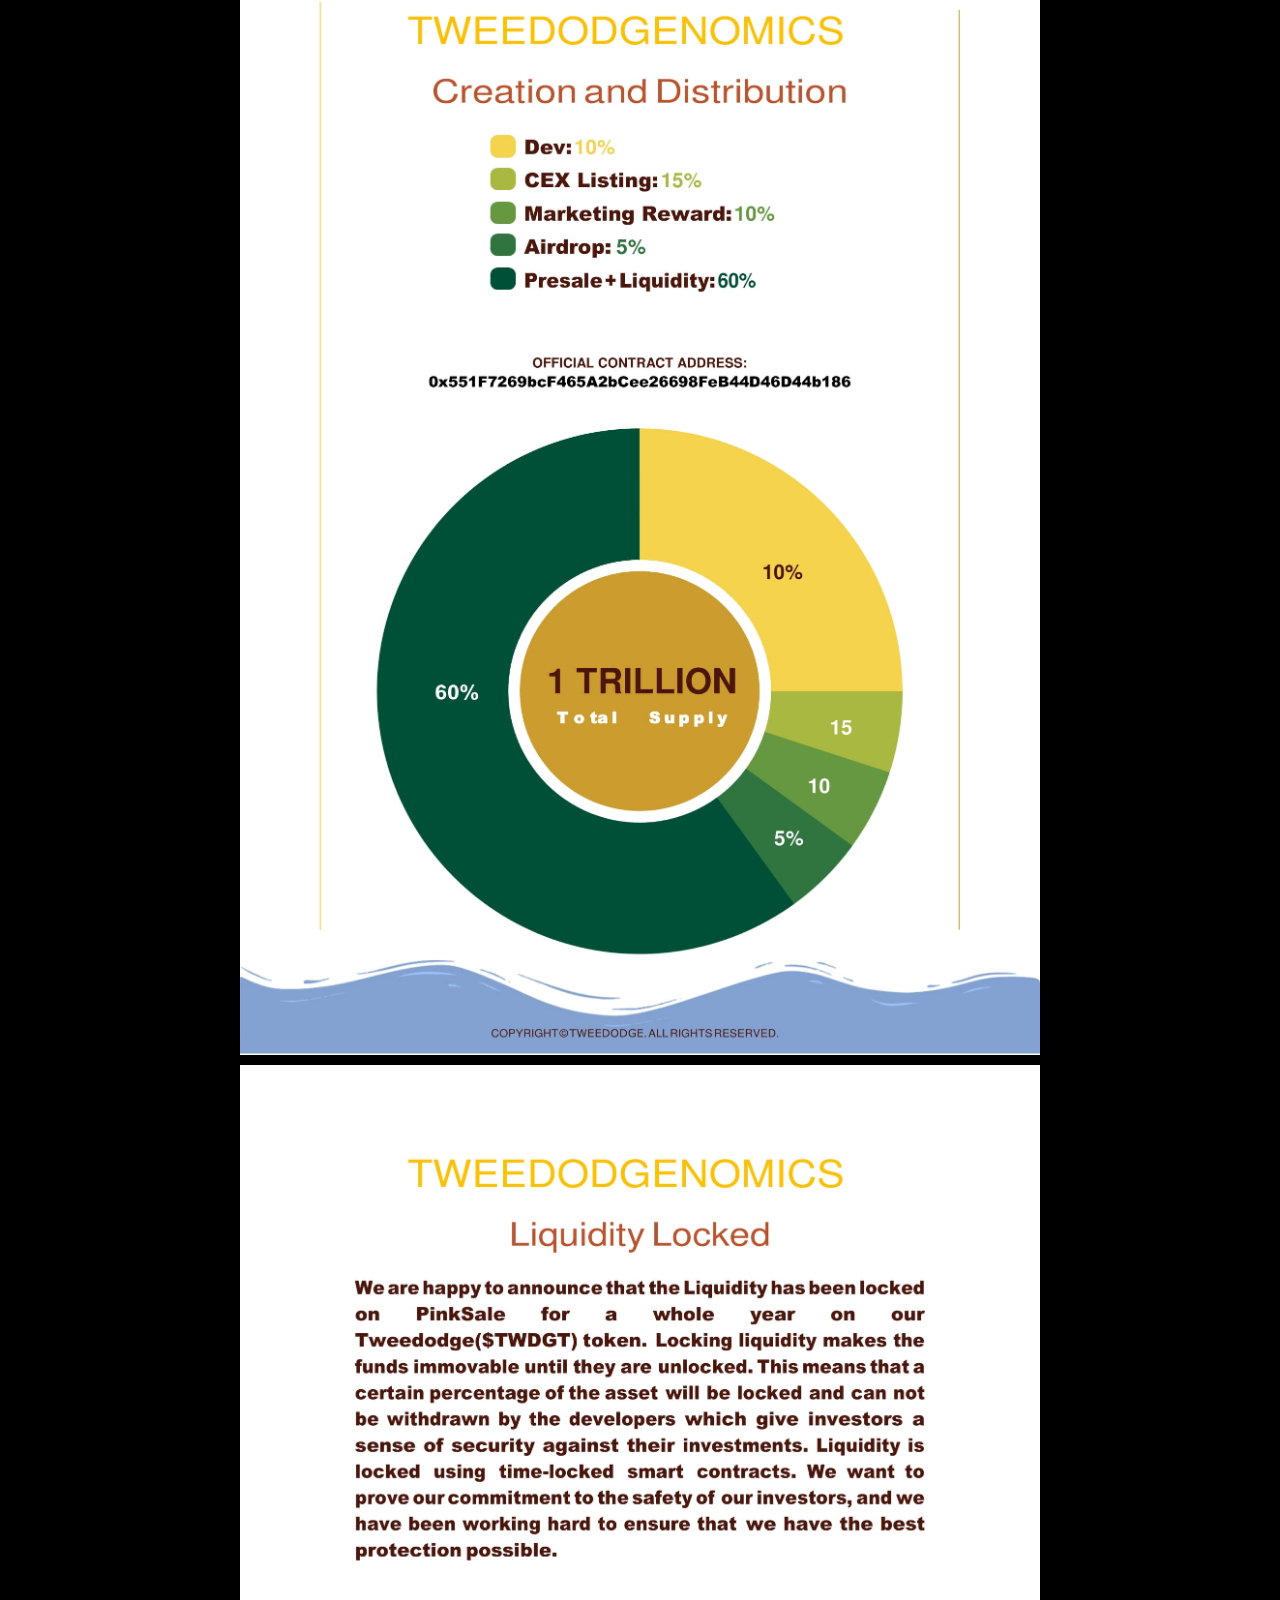
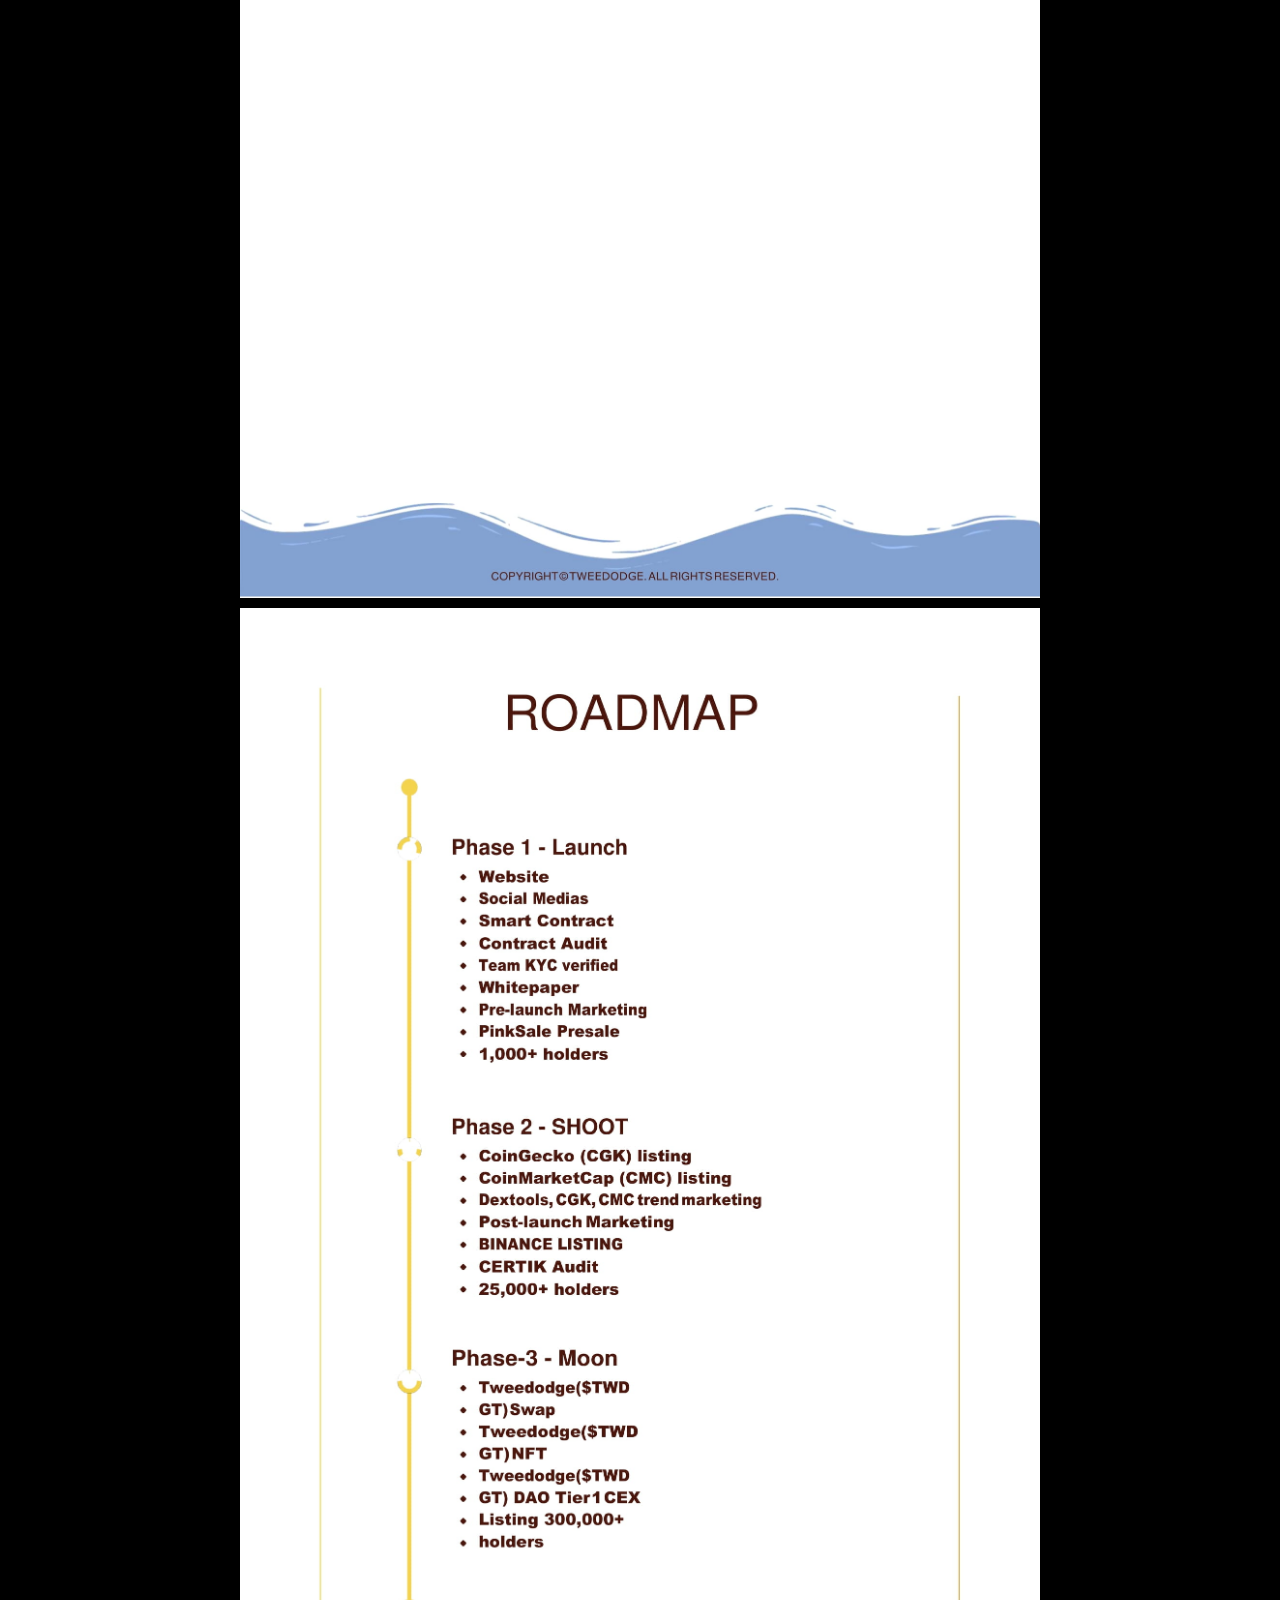
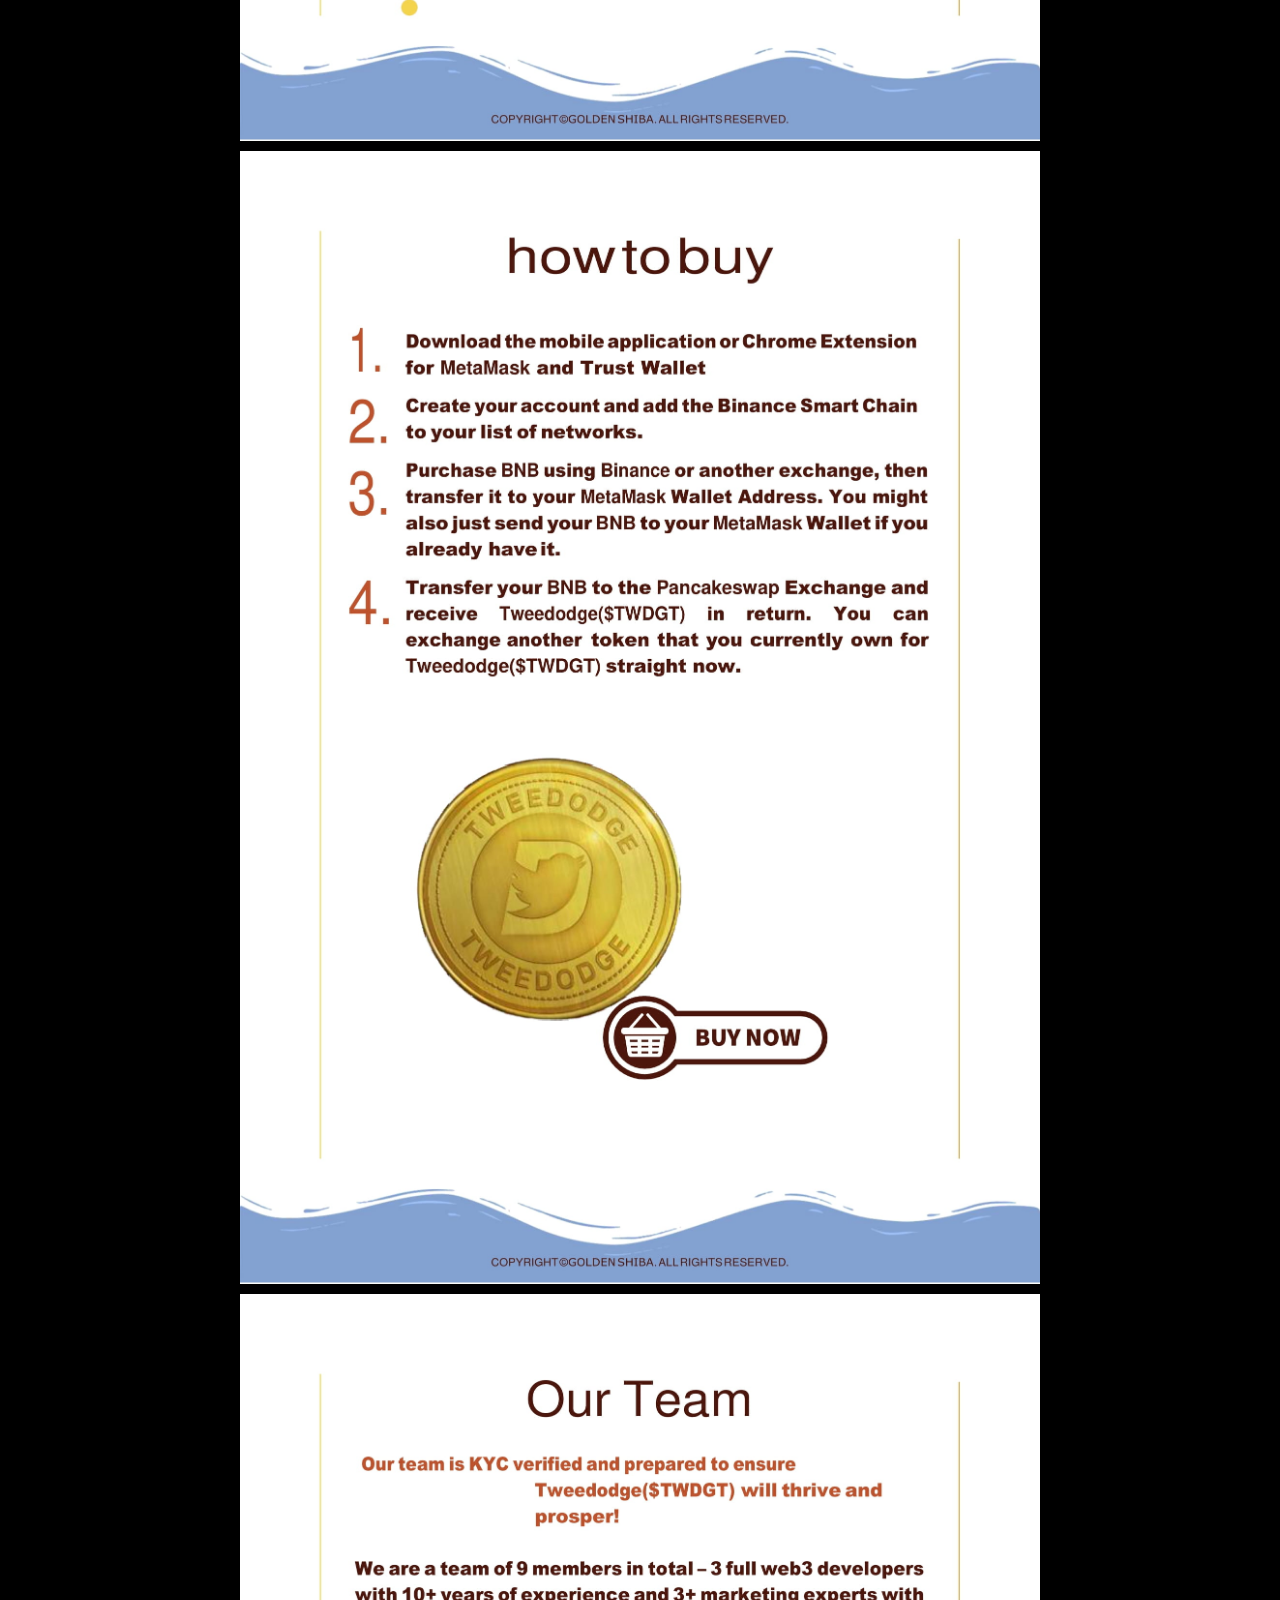
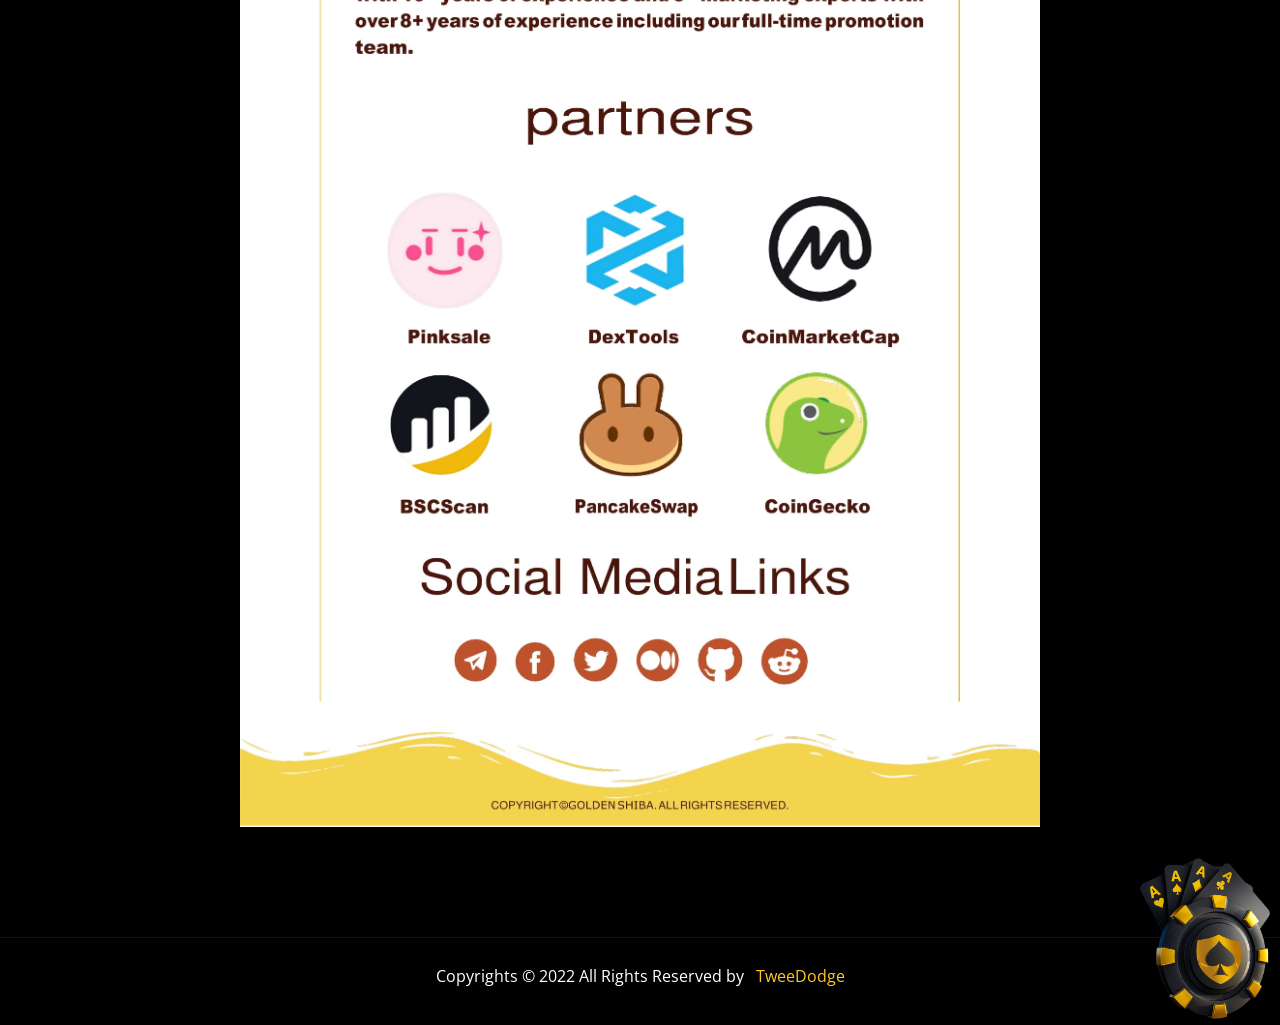
<file: whitepaper.html>
<!DOCTYPE html>
<!-- saved from url=(0027)https://www.pokervegas.app/ -->
<html lang="en"><head><meta http-equiv="Content-Type" content="text/html; charset=UTF-8">
    
    <meta name="viewport" content="width=device-width, initial-scale=1.0">
    <link rel="icon" type="image/png" href="https://www.pokervegas.app/https://www.pokervegas.app/assets/images/favicon.png" sizes="16x16">
    <meta name="twitter:card" content="summary">
    <meta property="og:url" content="https://www.pokervegas.app/">
    <meta property="og:title" content="TweeDodge">
    <meta property="og:image" content="https://www.pokervegas.app/assets/images/BANNER.png">
    <link rel="apple-touch-icon" href="/public_files/twlogo.png">
    <link rel="icon" href="/public_files/twlogo.png">
    <title>The official site of TweeDodge Token</title>
    <!-- META DESCRIPTION -->
    <meta name="description" content="TWDT is a dodge meme token created to tackle Blockchain payment solutions across social platforms, lifestyle and pool tokens.">
    <!-- META KEYWORDS -->
    <meta name="keywords" content="Money, platform, Online, BlockChain, Dollar, Token, Coin, Cypto, Agro, legitimate">
    <!-- bootstrap 5  -->
    <link rel="stylesheet" href="./public_files/bootstrap.min.css">
    <!-- Icon Link  -->
    <link rel="stylesheet" href="./public_files/all.min.css"> 
    <link rel="stylesheet" href="./public_files/line-awesome.min.css"> 
    <link rel="stylesheet" href="./public_files/animate.css"> 
    <!-- Plugin Link -->
    <link rel="stylesheet" href="./public_files/slick.css">

    <!-- Main css -->
    <link rel="stylesheet" href="./public_files/main.css">
</head>
    <body data-bs-spy="scroll" data-bs-offset="170" data-bs-target=".privacy-policy-sidebar-menu">

        <div class="overlay"></div>
        <div class="preloader" style="display: none;">
            <div class="scene" id="scene">
                <input type="checkbox" id="andicator">
                <div class="cube">
                    <div class="cube__face cube__face--front"><i></i></div>
                    <div class="cube__face cube__face--back"><i></i><i></i></div>
                    <div class="cube__face cube__face--right">
                        <i></i> <i></i> <i></i> <i></i> <i></i>
                    </div>
                    <div class="cube__face cube__face--left">
                        <i></i> <i></i> <i></i> <i></i> <i></i> <i></i>
                    </div>
                    <div class="cube__face cube__face--top">
                        <i></i> <i></i> <i></i>
                    </div>
                    <div class="cube__face cube__face--bottom">
                        <i></i> <i></i> <i></i> <i></i>
                    </div>
                </div>
            </div>
        </div>

    <div class="header">
    <div class="container">
        <div class="header-bottom">
            <div class="header-bottom-area align-items-center">
                <div class="logo"><a href="/"><img src="./public_files/twlogo.png" alt="logo"></a></div>
                <ul class="menu">
                    <li>
                        <a href="https://www.tweedodge.io/#">Home</a>
                    </li>
                    <li>
                        <a href="https://www.tweedodge.io/#about">About</a>
                    </li>
                    <li>
                        <a href="/audit">Audit</a>
                    </li>
                    <li>
                        <a href="/whitepaper">White Paper</a>
                    </li>
                    </ul>
                                   
                    <div class="header-trigger-wrapper d-flex d-lg-none align-items-center">
                    <div class="header-trigger me-4">
                    <span></span>
                    </div>
                    </div>

            </div>
        </div>
    </div>
</div>

    <!-- Banner Section Starts Here -->
    <section class="banner-section bg_img overflow-hidden" style="background:url(https://www.pokervegas.app/assets/images/banner/bg.png) center">
        <div class="container">
            <div style="min-height: 100vh; align-items: center; justify-content: center; display: flex; gap: 10px;" class="banner-wrapper d-flex flex-wrap align-items-center">
               <img style="width: 95vw; max-width: 800px;" src="/public_files/whitepaper/TWDT WHITEPAPERS-1.jpg" alt="">
               <img style="width: 95vw; max-width: 800px;" src="/public_files/whitepaper/TWDT WHITEPAPERS-2.jpg" alt="">
               <img style="width: 95vw; max-width: 800px;" src="/public_files/whitepaper/TWDT WHITEPAPERS-3.jpg" alt="">
               <img style="width: 95vw; max-width: 800px;" src="/public_files/whitepaper/TWDT WHITEPAPERS-4.jpg" alt="">
               <img style="width: 95vw; max-width: 800px;" src="/public_files/whitepaper/TWDT WHITEPAPERS-5.jpg" alt="">
               <img style="width: 95vw; max-width: 800px;" src="/public_files/whitepaper/TWDT WHITEPAPERS-6.jpg" alt="">
               <img style="width: 95vw; max-width: 800px;" src="/public_files/whitepaper/TWDT WHITEPAPERS-7.jpg" alt="">
               <img style="width: 95vw; max-width: 800px;" src="/public_files/whitepaper/TWDT WHITEPAPERS-8.jpg" alt="">
               <img style="width: 95vw; max-width: 800px;" src="/public_files/whitepaper/TWDT WHITEPAPERS-9.jpg" alt="">
            </div>
        </div>
    </section>
    <!-- Banner Section Ends Here -->
 

<!-- Footer Section Starts Here -->
<footer class="footer-section bg_img">
    <div class="footer-bottom">
        <div class="container">
            <div class="footer-wrapper d-flex flex-wrap justify-content-center align-items-center text-center">
                <p class="copyright text-white">Copyrights © 2022 All Rights Reserved by <a href="#" class=" text--base ms-2">TweeDodge</a></p>
            </div>
        </div>
    </div>
    <div class="shapes">
        <img src="./public_files/shape(1).png" alt="footer" class="shape1">
    </div>
</footer>
<!-- Footer Section Ends Here --> 

<!-- jQuery library -->
<script src="./public_files/jquery-3.6.0.min.js.download"></script>
<!-- bootstrap 5 js -->
<script src="./public_files/bootstrap.min.js.download"></script>

<!-- Pluglin Link -->
<script src="./public_files/slick.min.js.download"></script>

<!-- main js -->
<script src="./public_files/main.js.download"></script>
<script>
// When the user clicks on <div>, open the popup
function myFunction() {
  var popup = document.getElementById("myPopup");
  popup.classList.toggle("show");
}
</script>
<script>
// When the user clicks on <div>, open the popup
function Function() {
  var popup1 = document.getElementById("Popup");
  popup1.classList.toggle("show");
}
</script>




</section></body></html>
</file>
<file: public_files/main.css>
@import url("https://fonts.googleapis.com/css2?family=Josefin+Sans:wght@100;200;300;400;500;600;700&family=Open+Sans:wght@300;400&display=swap");

.theme-one {
    color: #FF3653 !important;
}

.theme-one-bg {
    background: #FF3653 !important;
}

.theme-two {
    color: #18D39E !important;
}

.theme-two-bg {
    background: #18D39E !important;
}

.theme-three {
    color: #0C93D2 !important;
}

.theme-three-bg {
    background: #0C93D2 !important;
}

.theme-four {
    color: #F6A200 !important;
}

.theme-four-bg {
    background: #F6A200 !important;
}

.fs-sm {
    font-size: 14px;
}

.gradient-one {
    background: linear-gradient(top, #fdb125 45%, #e07e1e 48%, #fcb100 85%) !important;
}

.gradient-two {
    background: linear-gradient(-40deg, #37ACE2 19%, #03CAAE 81%) !important;
}

.gradient-three {
    background: linear-gradient(-40deg, #b31da3 9%, #d63f87 50%, #f9606a 88%) !important;
}

.gradient-four {
    background: linear-gradient(-40deg, #7e2afc 39%, #903df7 70%, #a250f2 88%) !important;
}

/* Text Color */
.text--primary {
    color: #ff5201 !important;
}

.text--secondary {
    color: #78818A !important;
}

.text--base {
    color: #FFC827 !important;
}

.text--danger {
    color: #EA5455 !important;
}

.text--warning {
    color: #FF9F43 !important;
}

.text--info {
    color: #1E9FF2 !important;
}

.text--success {
    color: #28C76F !important;
}

.text--dark {
    color: #343A40 !important;
}

.text--white {
    color: #fff !important;
}

/* Btn Color */
.border--white {
    border-color: rgba(255, 255, 255, 0.15) !important;
}

.border--dark {
    border-color: rgba(31, 31, 35, 0.15) !important;
}

.border--base {
    border-color: rgba(255, 200, 39, 0.15) !important;
}

.border--primary {
    border-color: rgba(255, 82, 1, 0.15) !important;
}

.border--secondary {
    border-color: rgba(120, 129, 138, 0.15) !important;
}

.btn--outline {
    border: 1px solid #FFC827 !important;
}

.btn--border {
    border: 1px solid #FFC827 !important;
}

.btn--round {
    border-radius: 35px !important;
}

.radius-0 {
    border-radius: 0 !important;
}

.radius-5 {
    border-radius: 5px !important;
}

.radius-50 {
    border-radius: 50% !important;
}

.btn--primary {
    color: #fff !important;
    background: #ff5201 !important;
    border-color: #ff5201 !important;
}

.btn--secondary {
    color: #fff !important;
    background: #78818A !important;
    border-color: #78818A !important;
}

.btn--base {
    color: #fff !important;
    background: #FFC827 !important;
    border-color: #FFC827 !important;
}

.btn--danger {
    color: #fff !important;
    background: #EA5455 !important;
    border-color: #EA5455 !important;
}

.btn--warning {
    color: #fff !important;
    background: #FF9F43 !important;
    border-color: #FF9F43 !important;
}

.btn--info {
    color: #fff !important;
    background: #1E9FF2 !important;
    border-color: #1E9FF2 !important;
}

.btn--success {
    color: #fff !important;
    background: #28C76F !important;
    border-color: #28C76F !important;
}

.btn--dark {
    color: #fff !important;
    background: #343A40 !important;
    border-color: #343A40 !important;
}

.badge--primary {
    color: #fff !important;
    background: #ff5201 !important;
    border-color: #ff5201 !important;
}

.badge--secondary {
    color: #fff !important;
    background: #78818A !important;
    border-color: #78818A !important;
}

.badge--base {
    color: #fff !important;
    background: #FFC827 !important;
    border-color: #FFC827 !important;
}

.badge--danger {
    color: #fff !important;
    background: #EA5455 !important;
    border-color: #EA5455 !important;
}

.badge--warning {
    color: #fff !important;
    background: #FF9F43 !important;
    border-color: #FF9F43 !important;
}

.badge--info {
    color: #fff !important;
    background: #1E9FF2 !important;
    border-color: #1E9FF2 !important;
}

.badge--success {
    color: #fff !important;
    background: #28C76F !important;
    border-color: #28C76F !important;
}

.badge--dark {
    color: #fff !important;
    background: #343A40 !important;
    border-color: #343A40 !important;
}

/* Background Color */
.bg--primary {
    background: #ff5201 !important;
}

.bg--secondary {
    background: #78818A !important;
}

.bg--base {
    background: #FFC827 !important;
}

.bg--danger {
    background: #EA5455 !important;
}

.bg--warning {
    background: #FF9F43 !important;
}

.bg--info {
    background: #1E9FF2 !important;
}

.bg--success {
    background: #28C76F !important;
}

.bg--dark {
    background: #343A40 !important;
}

.bg--white {
    background: #fff !important;
}

.bg--none {
    background: transparent !important;
}

.shadow--base {
    box-shadow: 0 0 25px rgba(255, 200, 39, 0.45) !important;
}

.shadow--primary {
    box-shadow: 0 0 25px rgba(255, 82, 1, 0.35) !important;
}

.shadow--secondary {
    box-shadow: 0 3px 15px rgba(120, 129, 138, 0.45) !important;
}

.facebook {
    color: #3b5998 !important;
    border: 1px solid rgba(59, 89, 152, 0.9) !important;
}

.facebook:hover {
    background: #3b5998 !important;
    color: #fff !important;
}

.twitter {
    color: #55acee !important;
    border: 1px solid rgba(85, 172, 238, 0.9) !important;
}

.twitter:hover {
    background: #55acee !important;
    color: #fff !important;
}

.vimeo {
    color: #1ab7ea !important;
    border: 1px solid rgba(26, 183, 234, 0.9) !important;
}

.vimeo:hover {
    background: #1ab7ea !important;
    color: #fff !important;
}

.instagram {
    color: #e4405f !important;
    border: 1px solid rgba(228, 64, 95, 0.9) !important;
}

.instagram:hover {
    background: #e4405f !important;
    color: #fff !important;
}

.youtube {
    color: #cd201f !important;
    border: 1px solid rgba(205, 32, 31, 0.9) !important;
}

.youtube:hover {
    background: #cd201f !important;
    color: #fff !important;
}

.facebook-bg {
    background: #3b5998 !important;
    border-color: transparent !important;
}

.facebook-bg:hover {
    background: #3b5998 !important;
    color: #fff !important;
}

.twitter-bg {
    background: #55acee !important;
    border-color: transparent !important;
}

.twitter-bg:hover {
    background: #55acee !important;
    color: #fff !important;
}

.vimeo-bg {
    background: #1ab7ea !important;
    border-color: transparent !important;
}

.vimeo-bg:hover {
    background: #1ab7ea !important;
    color: #fff !important;
}

.instagram-bg {
    background: #e4405f !important;
    border-color: transparent !important;
}

.instagram-bg:hover {
    background: #e4405f !important;
    color: #fff !important;
}

.youtube-bg {
    background: #cd201f !important;
    border-color: transparent !important;
}

.youtube-bg:hover {
    background: #cd201f !important;
    color: #fff !important;
}

.google-bg {
    background: #dd4b39 !important;
    border-color: transparent !important;
}

.google-bg:hover {
    background: #dd4b39 !important;
    color: #fff !important;
}

.pb-80 {
    padding-bottom: 80px;
}

.pt-80 {
    padding-top: 80px;
}

html {
    scroll-behavior: smooth;
}

body {
    padding: 0;
    margin: 0;
    font-size: 16px;
    color: rgba(255, 255, 255, 0.8);
    line-height: 1.7;
    font-family: "Open Sans", sans-serif;
    background: #000000;
    display: flex;
    flex-direction: column;
    justify-content: space-between;
    min-height: 100vh;
}

h1,
h2,
h3,
h4,
h5,
h6 {
    font-weight: 700;
    margin: 0;
    line-height: 1.4;
    color: #000;
    font-family: "Josefin Sans", sans-serif;
}

h1 a,
  h2 a,
  h3 a,
  h4 a,
  h5 a,
  h6 a {
    color: #000;
}

h1 {
    font-size: 70px;
}

h2 {
    font-size: 50px;
    margin-top: -8px;
}

h3 {
    font-size: 26px;
    margin-top: -5px;
}

h4 {
    font-size: 24px;
    margin-top: -4px;
    font-weight: 500;
}

h5 {
    font-size: 20px;
    margin-top: -3px;
    font-weight: 500;
}

h6 {
    font-size: 18px;
    margin-top: -2px;
    font-weight: 500;
}

p {
    margin: 0;
    padding: 0;
}

a {
    display: inline-block;
    text-decoration: none;
    color: rgba(255, 255, 255, 0.8);
    -webkit-transition: all ease .3s;
    -moz-transition: all ease .3s;
    transition: all ease .3s;
}

a:hover {
    color: #FFC827;
}

span, sub, sup {
    display: inline-block;
    line-height: 1.7;
}

ul {
    margin: -7px 0;
    padding: 0;
}

ul li {
    list-style: none;
    padding: 7px 0;
}

/* Popup container - can be anything you want */
.popup {
  position: relative;
  display: inline-block;
  cursor: pointer;
  -webkit-user-select: none;
  -moz-user-select: none;
  -ms-user-select: none;
  user-select: none;
}

/* The actual popup (appears on top) */
.popup .popuptext {
  visibility: hidden;
  width: 200px;
  background-color: #555;
  color: #fff;
  text-align: center;
  border-radius: 6px;
  padding: 8px 0;
  position: absolute;
  z-index: 1;
  bottom: -80%;
  left: 40%;
  margin-left: -80px;
}

/* Toggle this class when clicking on the popup container (hide and show the popup) */
.popup .show {
  visibility: visible;
  -webkit-animation: fadeIn 1s;
  animation: fadeIn 1s
}

.popup #b1:hover + .popuptext {
  visibility: visible;
  opacity: 1;
}

/* Add animation (fade in the popup) */
@-webkit-keyframes fadeIn {
  from {opacity: 0;}
  to {opacity: 1;}
}

@keyframes fadeIn {
  from {opacity: 0;}
  to {opacity:1 ;}
}

/* Popup container - can be anything you want */
.popup1 {
  position: relative;
  display: inline-block;
  cursor: pointer;
  -webkit-user-select: none;
  -moz-user-select: none;
  -ms-user-select: none;
  user-select: none;
}

/* The actual popup (appears on top) */
.popup1 .popuptext1 {
  visibility: hidden;
  width: 200px;
  background-color: #555;
  color: #fff;
  text-align: center;
  border-radius: 6px;
  padding: 8px 0;
  position: absolute;
  z-index: 1;
  bottom: -70%;
  left: 40%;
  margin-left: -80px;
}

/* Toggle this class when clicking on the popup container (hide and show the popup) */
.popup1 .show {
  visibility: visible;
  -webkit-animation: fadeIn 1s;
  animation: fadeIn 1s
}

.popup #b1:hover + .popuptext {
  visibility: visible;
  opacity: 1;
}

/* Add animation (fade in the popup) */
@-webkit-keyframes fadeIn {
  from {opacity: 0;}
  to {opacity: 1;}
}

@keyframes fadeIn {
  from {opacity: 0;}
  to {opacity:1 ;}
}

.bg_img {
    background-size: cover !important;
    background-position: center center;
    background-repeat: no-repeat !important;
}

.bg_fixed {
    background-attachment: fixed !important;
}

.form-label {
    font-size: 15px;
    color: #fff;
}

.form--control {
    height: 50px;
    border-radius: 5px;
    border: 1px solid rgba(255, 255, 255, 0.17);
    outline: 0;
    box-shadow: none;
    color: rgba(255, 255, 255, 0.8);
    background: #141414;
}

.form--control:focus {
    color: #fff;
    background: #141414;
    border: 1px solid rgba(255, 200, 39, 0.6);
    outline: 0;
    box-shadow: none;
}

.form--control[type=file] {
    line-height: 25px;
    padding: 12px 25px;
}

.form--control[readonly] {
    background: rgba(255, 82, 1, 0.05) !important;
}

.form--control[readonly]:focus {
    border-color: rgba(255, 255, 255, 0.17);
}

.form--control.style-two {
    background: #141414;
}

select.lang-select {
    border: 0;
    background-color: transparent !important;
    color: #fff;
}

::-webkit-input-placeholder {
    color: rgba(255, 255, 255, 0.8) !important;
}

.h-40 {
    height: 40px !important;
}

.h-45 {
    height: 45px !important;
}

.h-50 {
    height: 50px !important;
}

textarea.form--control {
    height: 150px;
    padding-top: 10px;
}

.title, .name, img {
    -webkit-transition: all ease .3s;
    -moz-transition: all ease .3s;
    transition: all ease .3s;
}

.section-bg {
    background: #141414;
}

.custom--scrollbar ::-webkit-scrollbar {
    width: 5px !important;
    height: 5px;
}

.custom--scrollbar ::-webkit-scrollbar-thumb {
    background: rgba(255, 82, 1, 0.45) !important;
    border-radius: 5px !important;
}

.nice-select {
    width: auto;
    display: flex;
    align-items: center;
    line-height: 1;
    box-shadow: 3px 3px 10px 3px rgba(255, 82, 1, 0.05);
}

.nice-select:focus {
    border-color: rgba(255, 200, 39, 0.7);
}

.nice-select .list {
    max-height: 150px;
    overflow-y: auto;
    overflow-x: auto;
}

.nice-select .list li {
    min-height: 20px;
    max-height: 35px;
    display: flex;
    align-items: center;
}

.nice-select .list li::before {
    display: none;
}

.rtl {
    direction: rtl !important;
}

.form--check {
    display: flex;
    align-items: center;
}

.form--check label {
    line-height: 1;
    padding-left: 5px;
    font-size: 15px !important;
    cursor: pointer;
}

.form--check input[type="checkbox"] {
    display: flex;
    align-items: center;
    justify-content: center;
    margin: 0;
    height: 15px;
    width: 15px;
    cursor: pointer;
    background: #fff;
    border-radius: 3px;
    display: inline-block;
    position: relative;
}

.form--check input[type="checkbox"]::after {
    position: absolute;
    font-weight: 900;
    font-size: 16px;
    font-family: "Font Awesome 5 Free";
    content: '\f00c';
    font-size: 10px;
    color: #fff;
    visibility: hidden;
    background: #FFC827;
    line-height: 1;
    border-radius: 3px;
    width: 15px;
    height: 15px;
    left: 0;
    top: 0;
    text-align: center;
    line-height: 1.4;
}

.form--check input[type="checkbox"]:checked {
    border: none !important;
}

.form--check input[type="checkbox"]:checked::after {
    visibility: visible;
}

.custom--radio {
    display: flex;
}

.custom--radio label {
    margin-bottom: -2px;
    padding-left: 7px;
    font-size: 16px !important;
}

.custom--radio input[type="radio"] {
    appearance: none;
    padding: 0 !important;
    display: flex;
    align-items: center;
    justify-content: center;
    height: 15px;
    width: 15px;
    cursor: pointer;
    background: #fff;
    border: 1px solid rgba(255, 82, 1, 0.4) !important;
    border-radius: 2px;
    margin-top: 4px;
    border-radius: 2px;
}

.custom--radio input[type="radio"]:checked {
    background: transparent;
    border-color: transparent !important;
}

.custom--radio input[type="radio"]::after {
    position: absolute;
    font-weight: 900;
    font-size: 16px;
    font-family: "Line Awesome Free";
    content: '\f14a';
    font-size: 18px;
    color: #FFC827;
    visibility: hidden;
    opacity: 0;
}

.custom--radio input[type="radio"]:checked::after {
    visibility: visible;
    opacity: 1;
}

.scrollToTop {
    width: 40px;
    height: 40px;
    display: flex;
    align-items: center;
    justify-content: center;
    color: #fff;
    z-index: 9999;
    bottom: 30px;
    right: 30px;
    font-size: 20px;
    position: fixed;
    -webkit-transform: translateY(150px);
    -ms-transform: translateY(150px);
    transform: translateY(150px);
    background: #ff0000;
    border-radius: 3px;
}

.scrollToTop:hover {
    color: #fff;
}

.scrollToTop.active {
    transform: translateY(0);
    animation: bounceInDown 2s;
}

.scrollToTop i {
    transform: rotate(-45deg);
}

i {
    line-height: 1;
}

@media (min-width: 1200px) {
    .padding-top {
        padding-top: 130px;
    }

    .padding-bottom {
        padding-bottom: 130px;
    }
}

@media (max-width: 1199px) {
    h2 {
        font-size: 52px;
    }

    h3 {
        font-size: 24px;
    }

    h4 {
        font-size: 22px;
    }

    h5 {
        font-size: 18px;
    }

    h6 {
        font-size: 16px;
    }

    .padding-top {
        padding-top: 110px;
    }

    .padding-bottom {
        padding-bottom: 110px;
    }
}

@media (max-width: 991px) {
    h3 {
        font-size: 22px;
    }

    h5 {
        font-size: 17px;
    }

    .padding-top {
        padding-top: 90px;
    }

    .padding-bottom {
        padding-bottom: 90px;
    }
}

@media (max-width: 767px) {
    h2 {
        font-size: 42px;
    }

    h4 {
        font-size: 20px;
    }

    h6 {
        font-size: 15px;
    }

    .padding-top {
        padding-top: 80px;
    }

    .padding-bottom {
        padding-bottom: 80px;
    }
}

@media (max-width: 575px) {
    h2 {
        font-size: 36px;
    }

    h3 {
        font-size: 22px;
    }

    h4 {
        font-size: 18px;
    }

    h5 {
        font-size: 17px;
    }

    h6 {
        font-size: 15px;
    }

    .padding-top {
        padding-top: 70px;
    }

    .padding-bottom {
        padding-bottom: 70px;
    }

    .container, .container-fluid {
        max-width: 460px !important;
    }

    p {
        font-size: 15px;
    }
}

.btn, .cmn--btn {
    color: #000000;
    padding: 12px 35px;
    font-size: 19px;
    font-weight: 500;
    font-family: "Josefin Sans", sans-serif;
    cursor: pointer;
    outline: none;
    -webkit-transition: all ease .3s;
    -moz-transition: all ease .3s;
    transition: all ease .3s;
    border-radius: 10px;
    z-index: 1;
    border: 0;
}

@media (max-width: 1199px) {
    .btn, .cmn--btn {
        font-size: 18px;
    }
}

.btn:hover, .cmn--btn:hover {
    color: #000000;
    box-shadow: -5px -5px 20px 0px rgba(255, 222, 114, 0.6), 3px 5px 20px 0px rgba(239, 185, 5, 0.2);
}

.btn.btn--lg, .cmn--btn.btn--lg {
    padding: 13px 35px !important;
    font-size: 24px;
}

@media (max-width: 991px) {
    .btn.btn--lg, .cmn--btn.btn--lg {
        font-size: 22px;
    }
}

@media (max-width: 575px) {
    .btn.btn--lg, .cmn--btn.btn--lg {
        font-size: 20px;
    }
}

.btn.btn--md, .cmn--btn.btn--md {
    padding: 10px 25px !important;
    font-size: 15px;
}

.btn.btn--sm, .cmn--btn.btn--sm {
    padding: 5px 15px !important;
    font-size: 14px;
}

.btn.btn--xs, .cmn--btn.btn--xs {
    padding: 0px 10px !important;
    font-size: 13px;
}

.cmn--btn {
    position: relative;
    overflow: hidden;
}

.cmn--btn::before, .cmn--btn::after {
    position: absolute;
    content: '';
    height: 100%;
    width: 100%;
    z-index: -1;
    top: 0;
    -webkit-transition: all ease .3s;
    -moz-transition: all ease .3s;
    transition: all ease .3s;
}

.cmn--btn::before {
    position: absolute;
    content: "";
    width: 100%;
    height: 100%;
    left: 0;
    top: 0;
    top: -5px;
    background: #efb905;
}

.cmn--btn:hover::before, .cmn--btn.active::before {
    top: -100%;
}

.video-button {
    width: 75px;
    height: 75px;
    z-index: 1;
    border-radius: 50%;
    position: relative;
    background: linear-gradient(0deg, #895708 40%, #aa7219 110%);
    background-image: -moz-linear-gradient(123deg, #895708 0%, #aa7219 100%);
}

@media (max-width: 1199px) {
    .video-button {
        width: 65px;
        height: 65px;
    }
}

@media (max-width: 450px) {
    .video-button {
        width: 60px;
        height: 60px;
    }
}

.video-button::before {
    position: absolute;
    content: "";
    width: 100%;
    height: 100%;
    left: 50%;
    top: 50%;
    border-radius: 50%;
    animation: play-button 2s linear infinite;
}

.video-button::after {
    position: absolute;
    content: "";
    width: 100%;
    height: 100%;
    left: 50%;
    top: 50%;
    border-radius: 50%;
    animation: play-button 1.8s linear infinite;
    animation-delay: .5s;
}

.video-button i {
    font-size: 24px;
    color: #fff;
    z-index: 1;
}

@media (max-width: 1199px) {
    .video-button i {
        font-size: 20px;
    }
}

.overlay {
    position: fixed;
    left: 0;
    top: 0;
    bottom: 0;
    right: 0;
    min-height: 100%;
    background: transparent;
    z-index: -111;
    -webkit-transition: all ease .3s;
    -moz-transition: all ease .3s;
    transition: all ease .3s;
}

.overlay.active {
    z-index: 11;
}

.overlay.overlay-color {
    background: rgba(9, 9, 9, 0.4);
    z-index: 11;
}

.header {
    position: absolute;
    top: 0;
    width: 100%;
    z-index: 11;
    -webkit-transition: all ease .3s;
    -moz-transition: all ease .3s;
    transition: all ease .3s;
    border-bottom: 1px solid transparent;
}

.header.sticky {
    background: #000000;
    position: fixed;
    top: 0;
    border-bottom: 1px solid rgba(255, 200, 39, 0.1);
}

.header-bottom {
    width: 100%;
    padding: 20px 0;
}

@media (max-width: 991px) {
    .header-bottom {
        padding: 15px 0;
    }
}

.header-bottom-area {
    justify-content: space-between;
}

@media (max-width: 991px) {
    .header-bottom-area {
        justify-content: space-between;
    }
}

.logo img {
    max-width: 180px;
    max-height: 60px;
}

@media (max-width: 1199px) {
    .logo img {
        max-width: 160px;
    }
}

@media (max-width: 767px) {
    .logo img {
        max-width: 150px;
    }
}

@media (max-width: 575px) {
    .logo img {
        max-width: 100px;
        max-height: 50px;
    }
}

.menu {
    align-items: center;
    margin: 0;
    position: relative;
}

.menu > .has-sub-menu {
    margin-right: 20px;
}

@media (max-width: 1199px) {
    .menu > .has-sub-menu {
        margin-right: 18px;
    }
}

@media (min-width: 992px) {
    .menu > .has-sub-menu.open .sub-menu {
        display: block !important;
    }
}

.menu .sub-menu li {
    width: 100%;
}

@media (min-width: 992px) {
    .menu .sub-menu {
        display: block !important;
    }
}

.menu li {
    position: relative;
}

.menu li:hover > .sub-menu {
    visibility: visible;
    opacity: 1;
    transform: translateY(0);
}

.menu li.has-sub-menu > a {
    position: relative;
    display: flex;
    justify-content: space-between;
}

.menu li.has-sub-menu > a::after {
    position: absolute;
    font-weight: 900;
    font-size: 16px;
    font-family: "Line Awesome Free";
    content: '\f107';
    right: 0;
    top: 50%;
    transform: translate(8px, -50%);
    font-size: 14px;
}

.menu li a {
    display: block;
    padding: 4px 15px;
    font-size: 15px;
    font-weight: 600;
    text-transform: uppercase;
    font-family: "Josefin Sans", sans-serif;
    color: #fff;
    position: relative;
}

.menu li a .badge {
    position: absolute;
    font-weight: 600;
    top: -12px;
    right: -8px;
    font-size: 9px;
    color: #1f1f23 !important;
    border-radius: 3px 3px 3px 0;
    line-height: .93;
    padding: 4px 5px 2px;
    z-index: 1;
}

.menu li a .badge::before {
    position: absolute;
    content: '';
    top: calc(100% - 1px);
    left: 0;
    background: #FFC827;
    width: 8px;
    height: 5px;
    clip-path: polygon(0 100%, 0 0, 100% 0);
}

.menu .btn-close {
    position: absolute;
    right: 20px;
    top: 20px;
}

@media (max-width: 1399px) {
    .menu li a {
        font-size: 15px;
        padding: 4px 10px;
    }
}

@media (max-width: 991px) {
    .menu li a {
        font-size: 14px;
        padding: 4px 10px;
    }
}

@media (min-width: 992px) {
    .sub-menu {
        position: absolute;
        top: 100%;
        right: 0px;
        opacity: 0;
        visibility: hidden;
        min-width: 230px;
        -webkit-transition: all ease .3s;
        -moz-transition: all ease .3s;
        transition: all ease .3s;
        transform: translateY(15px);
        box-shadow: 0 3px 12px 3px rgba(255, 82, 1, 0.1);
        overflow: hidden;
        z-index: 11;
        background: #090909;
        border: 2px solid rgba(255, 200, 39, 0.4);
        padding: 10px;
    }

    .sub-menu li {
        padding: 0;
    }

    .sub-menu li:last-child {
        border: none;
    }

    .sub-menu li a {
        font-size: 14px;
        color: #fff;
        padding: 7px 15px;
        display: block;
        display: -webkit-box;
        -webkit-box-orient: vertical;
        overflow: hidden;
        text-overflow: ellipsis;
        -webkit-line-clamp: 2;
        -webkit-line-clamp: 1;
    }

    .sub-menu li a:hover {
        padding-left: 20px;
        background: #efb905;
        color: #000000;
    }

    .sub-menu:hover {
        visibility: visible;
        opacity: 1;
        transform: translateY(0);
    }

    .sub-menu .sub-menu {
        visibility: hidden;
        opacity: 0;
        top: 5px;
        left: -100%;
        transform: translateY(20px);
    }

    .sub-menu.has-sub-menu > a::after {
        transform: translate(-20px, -50%);
    }
}

@media (max-width: 991px) {
    .menu > li:nth-last-child(1) {
        border-bottom: none;
    }

    .menu > li:nth-last-child(2) {
        border-bottom: none;
    }

    .menu > li:nth-last-child(3) {
        border-bottom: none;
    }

    .menu {
        position: absolute;
        top: 0;
        left: 0;
        padding: 50px 30px 50px;
        max-height: calc(100vh - 50px);
        min-width: 200px;
        width: 100%;
        visibility: hidden;
        transform-origin: top;
        transform: translateY(-100px) scaleY(0.6);
        opacity: 0;
        overflow-y: auto;
        -webkit-transition: all ease .3s;
        -moz-transition: all ease .3s;
        transition: all ease .3s;
    }

    .menu.active {
        background: #090909;
        opacity: 1;
        transform: translateY(0) scaleY(1);
        visibility: visible;
        z-index: 9999;
        top: 0px;
    }

    .menu.active .cmn--btn {
        border-color: #fff;
    }

    .menu .has-sub-menu {
        margin-right: 0;
    }

    .menu .sub-menu {
        background: #090909;
    }

    .menu .has-sub-menu > a::after {
        transform: translate(-20px, -50%) !important;
    }

    .menu li {
        padding: 3px 0;
        width: 100%;
        border-bottom: 1px solid rgba(255, 255, 255, 0.2);
    }

    .menu li:nth-last-child(1) {
        border-bottom: none;
    }

    .menu li a {
        color: #fff;
        display: inline-block;
    }

    .menu li.has-sub-menu a::after {
        transform: translate(-20px, -50%) !important;
    }

    .menu .btn {
        background: #fff !important;
        border-color: transparent !important;
        color: #efb905 !important;
    }

    .sub-menu {
        display: none;
        padding-left: 25px;
        background: #fff;
    }
}

.header-trigger {
    cursor: pointer;
    margin-top: -10px;
}

.header-trigger.active span {
    background: none !important;
}

.header-trigger.active span::before {
    transform: rotate(-45deg) translate(-11px, 0px);
    background: #fff;
}

.header-trigger.active span::after {
    transform: rotate(45deg) translate(-11px, 0px);
    background: #fff;
}

.header-trigger span {
    width: 25px;
    height: 2px;
    background: #fff;
    position: relative;
    transition: all ease .3s;
}

.header-trigger span::after, .header-trigger span::before {
    position: absolute;
    content: "";
    width: 100%;
    height: 100%;
    left: 0;
    background: #fff;
    -webkit-transition: all ease .3s;
    -moz-transition: all ease .3s;
    transition: all ease .3s;
}

.header-trigger span::after {
    bottom: -8px;
}

.header-trigger span::before {
    top: -8px;
}

.banner-section {
    padding: 160px 0 80px;
    position: relative;
}

@media (max-width: 1399px) {
    .banner-section {
        padding: 150px 0px 50px;
    }
}

.banner-section::before {
    position: absolute;
    content: "";
    width: 100%;
    height: 100%;
    left: 0;
    top: 0;
    background: #000000;
    opacity: .65;
}

.banner-section .container {
    position: relative;
    z-index: 1;
}

.banner-content {
    max-width: 700px;
    position: relative;
}

@media (max-width: 1399px) {
    .banner-content {
        max-width: 650px;
    }
}

@media (max-width: 1199px) {
    .banner-content {
        max-width: 550px;
    }
}

@media (max-width: 991px) {
    .banner-content {
        max-width: 100%;
        text-align: center;
    }
}

.banner-content .shape1 {
    position: absolute;
    top: -100px;
    left: -150px;
    max-width: 250px;
    opacity: .25;
    z-index: -1;
}

.banner-content__title {
    margin-bottom: 15px;
}

@media (max-width: 1399px) {
    .banner-content__title {
        font-size: 62px;
    }
}

@media (max-width: 1199px) {
    .banner-content__title {
        font-size: 56px;
    }
}

@media (max-width: 767px) {
    .banner-content__title {
        font-size: 46px;
    }
}

@media (max-width: 450px) {
    .banner-content__title {
        font-size: 32px;
    }
}

.banner-content__title span {
    text-shadow: 3px -4px 8px rgba(239, 185, 5, 0.3);
}

.banner-content__subtitle {
    font-size: 22px;
    max-width: 550px;
}

@media (max-width: 1199px) {
    .banner-content__subtitle {
        font-size: 22px;
    }
}

@media (max-width: 991px) {
    .banner-content__subtitle {
        margin: 0 auto;
    }
}

@media (max-width: 767px) {
    .banner-content__subtitle {
        font-size: 20px;
    }
}

@media (max-width: 450px) {
    .banner-content__subtitle {
        font-size: 18px;
    }
}

.banner-content .button-wrapper {
    margin: -5px -10px;
    margin-top: 50px;
}

@media (max-width: 767px) {
    .banner-content .button-wrapper {
        margin-top: 40px;
    }
}

.banner-content .button-wrapper .cmn--btn {
    margin: 5px 10px;
}

.banner-content .button-wrapper .cmn--btn i {
    font-size: 22px;
    line-height: 1;
    transform: translateY(2px);
}

.banner-thumb {
    max-width: 400px;
}

@media (max-width: 1399px) {
    .banner-thumb {
        max-height: 600px;
    }
}

@media (max-width: 1199px) {
    .banner-thumb {
        max-width: 300px;
    }
}

@media (max-width: 991px) {
    .banner-thumb {
        max-width: 100%;
        margin-top: 50px;
    }

    .banner-thumb img {
        width: 100%;
    }
}

@media (max-width: 450px) {
    .banner-thumb {
        margin-top: 30px;
    }
}

.inner-banner {
    padding: 170px 0 110px;
    position: relative;
}

@media (max-width: 1199px) {
    .inner-banner {
        padding-top: 160px;
    }
}

@media (max-width: 991px) {
    .inner-banner {
        padding-top: 140px;
        padding-bottom: 80px;
    }
}

@media (max-width: 575px) {
    .inner-banner {
        padding-top: 120px;
        padding-bottom: 70px;
    }
}

.inner-banner::before {
    opacity: .75 !important;
}

.inner-banner .container {
    position: relative;
}

.breadcrumbs {
    margin: 0;
    font-size: 18px;
    font-weight: 300;
}

.breadcrumbs li {
    padding: 3px 10px;
}

.breadcrumbs li a {
    position: relative;
    padding-right: 35px;
}

.breadcrumbs li a::before {
    position: absolute;
    font-weight: 900;
    font-size: 16px;
    font-family: "Font Awesome 5 Free";
    content: '\f30b';
    font-size: 18px;
    right: 0;
    top: 2px;
    color: #fff;
}

@media (max-width: 767px) {
    .table--responsive--md thead {
        display: none;
    }

    .table--responsive--md tbody tr {
        display: block;
    }

    .table--responsive--md tbody tr td {
        display: flex;
        align-items: center;
        justify-content: space-between;
        padding: 10px 15px;
        border: none;
        border-bottom: 1px solid rgba(0, 0, 0, 0.17);
    }
}

@media (max-width: 767px) and (max-width: 991px) {
    .table--responsive--md tbody tr td {
        font-size: 14px !important;
    }
}

@media (max-width: 767px) {
    .table--responsive--md tbody tr td:last-child {
        border: none;
    }

    .table--responsive--md tbody tr td::before {
        content: attr(data-label);
        font-family: "Josefin Sans", sans-serif;
        font-size: 16px;
        color: #fff;
        font-weight: 500;
    }
}

@media (max-width: 767px) and (max-width: 575px) {
    .table--responsive--md tbody tr td::before {
        font-size: 15px;
    }
}

@media (max-width: 991px) {
    .table--responsive--lg thead {
        display: none;
    }

    .table--responsive--lg tbody tr {
        display: block;
    }

    .table--responsive--lg tbody tr td {
        display: flex;
        align-items: center;
        justify-content: space-between;
        padding: 10px 15px;
        border: none;
        border-bottom: 1px solid rgba(0, 0, 0, 0.17);
    }
}

@media (max-width: 991px) and (max-width: 991px) {
    .table--responsive--lg tbody tr td {
        font-size: 14px !important;
    }
}

@media (max-width: 991px) {
    .table--responsive--lg tbody tr td:last-child {
        border: none;
    }

    .table--responsive--lg tbody tr td::before {
        content: attr(data-label);
        font-family: "Josefin Sans", sans-serif;
        font-size: 16px;
        color: #fff;
        font-weight: 500;
    }
}

@media (max-width: 991px) and (max-width: 575px) {
    .table--responsive--lg tbody tr td::before {
        font-size: 15px;
    }
}

@media (max-width: 1199px) {
    .table--responsive--xl thead {
        display: none;
    }

    .table--responsive--xl tbody tr {
        display: block;
    }

    .table--responsive--xl tbody tr td {
        display: flex;
        align-items: center;
        justify-content: space-between;
        padding: 10px 15px;
        border: none;
        border-bottom: 1px solid rgba(0, 0, 0, 0.17);
    }
}

@media (max-width: 1199px) and (max-width: 991px) {
    .table--responsive--xl tbody tr td {
        font-size: 14px !important;
    }
}

@media (max-width: 1199px) {
    .table--responsive--xl tbody tr td:last-child {
        border: none;
    }

    .table--responsive--xl tbody tr td::before {
        content: attr(data-label);
        font-family: "Josefin Sans", sans-serif;
        font-size: 16px;
        color: #fff;
        font-weight: 500;
    }
}

@media (max-width: 1199px) and (max-width: 575px) {
    .table--responsive--xl tbody tr td::before {
        font-size: 15px;
    }
}

.table {
    margin: 0;
    border: none;
    width: 100%;
    border-collapse: collapse;
}

.table thead tr th {
    padding: 10px 15px;
    font-family: "Josefin Sans", sans-serif;
    color: #fff;
    border: none;
    font-size: 15px;
    font-weight: 500;
    border: 1px solid rgba(0, 0, 0, 0.17);
}

.table tbody {
    font-size: 15px;
}

.table tbody tr:nth-child(odd) {
    background: #895708;
}

.table tbody tr td {
    color: #fff;
    vertical-align: middle;
    padding: 10px 15px;
    border-width: 1px;
    border-color: rgba(0, 0, 0, 0.17);
}

.custom--card {
    border: 1px solid rgba(255, 222, 114, 0.17);
    border-radius: 5px;
    background: #aa7219;
}

.custom--card .card--header,
.custom--card .card--footer {
    background: #895708;
    color: #000000;
    text-align: center;
}

.custom--card .card--header .card-title,
  .custom--card .card--footer .card-title {
    color: #fff;
    margin: 0;
}

.custom--card.card--primary .card--header,
.custom--card.card--primary .card--footer {
    background: #000000;
}

.custom--card.card--base .card--header,
.custom--card.card--base .card--footer {
    background: #895708;
}

.custom--card .card--header,
.custom--card .card--footer {
    padding: 15px 25px;
    border-color: rgba(255, 255, 255, 0.17) !important;
}

@media (max-width: 575px) {
    .custom--card .card--header,
    .custom--card .card--footer {
        padding: 10px 20px;
    }
}

@media (max-width: 575px) {
    .custom--card .card--header,
    .custom--card .card--footer {
        padding: 8px 15px;
    }
}

.custom--card .card--body {
    padding: 25px;
}

@media (max-width: 575px) {
    .custom--card .card--body {
        padding: 20px;
    }
}

@media (max-width: 450px) {
    .custom--card .card--body {
        padding: 15px;
    }
}

.custom--card.card--lg .card--header,
.custom--card.card--lg .card--footer {
    padding: 20px 35px;
}

@media (max-width: 767px) {
    .custom--card.card--lg .card--header,
    .custom--card.card--lg .card--footer {
        padding: 15px 25px;
    }
}

@media (max-width: 575px) {
    .custom--card.card--lg .card--header,
    .custom--card.card--lg .card--footer {
        padding: 10px 20px;
    }
}

@media (max-width: 450px) {
    .custom--card.card--lg .card--header,
    .custom--card.card--lg .card--footer {
        padding: 8px 15px;
    }
}

.custom--card.card--lg .card--body {
    padding: 35px;
}

@media (max-width: 767px) {
    .custom--card.card--lg .card--body {
        padding: 25px;
    }
}

@media (max-width: 575px) {
    .custom--card.card--lg .card--body {
        padding: 20px;
    }
}

@media (max-width: 450px) {
    .custom--card.card--lg .card--body {
        padding: 15px;
    }
}

.custom--card.card--md .card--header,
.custom--card.card--md .card--footer {
    padding: 10px 20px;
}

.custom--card.card--md .card--body {
    padding: 20px 20px;
}

.badge {
    padding: 5px 12px;
    color: #fff;
    border-radius: 5px;
    font-size: 14px;
    line-height: 1;
    font-weight: 500;
}

.badge:hover {
    color: #fff;
}

.badge.badge--sm {
    padding: 3px 10px;
    font-size: 12px;
}

.badge.badge--xs {
    padding: 2px 8px;
    font-size: 11px;
}

.badge.badge--lg {
    padding: 7px 15px;
    font-size: 15px;
}

.badge.badge--cap {
    border-radius: 15px;
    padding: 5px 15px;
}

.badge.badge--round {
    display: inline-flex;
    align-items: center;
    justify-content: center;
    border-radius: 50%;
    padding: 7px;
    line-height: 0.75;
    font-size: 14px;
    font-weight: 500;
}

.custom--modal .modal--footer,
.custom--modal .modal--body,
.custom--modal .modal--header {
    border-color: rgba(255, 255, 255, 0.17);
    background: #aa7219;
    border-color: rgba(255, 255, 255, 0.17) !important;
}

.custom--modal .modal--footer .modal-title,
.custom--modal .modal--header .modal-title {
    margin: 0;
    color: #fff;
}

.custom--modal .modal--footer .btn-close,
.custom--modal .modal--header .btn-close {
    background: transparent;
    font-size: 20px;
    line-height: 1;
    color: #aa7219;
    opacity: 1;
}

.custom--modal .modal-content {
    border: none;
    color: #fff;
    background: #895708;
}

.footer-section {
    position: relative;
    padding: 40px 0 35px;
}

.footer-section .shape1 {
    position: absolute;
    max-width: 220px;
    right: 0;
    bottom: 0;
}

@media (max-width: 1700px) {
    .footer-section .shape1 {
        max-width: 150px;
    }
}

@media (max-width: 1199px) {
    .footer-section .shape1 {
        display: none;
    }
}

.footer-section::before {
    position: absolute;
    content: "";
    width: 100%;
    height: 100%;
    left: 0;
    top: 0;
    background: #895708;
    opacity: .9;
}

.footer-section .container {
    position: relative;
    z-index: 1;
}

.footer-links li {
    padding: 3px 10px;
}

.footer-links li a {
    color: #fff;
}

.footer-links li a:hover {
    color: #FFC827;
}

.social-links li {
    padding: 5px !important;
}

.social-links li a {
    border: 0 !important;
}

.footer-bottom {
    padding-top: 25px;
    margin-top: 20px;
    border-top: 1px solid rgba(239, 185, 5, 0.1);
    position: relative;
}

.pagination {
    margin: 0;
    margin-top: 55px;
    justify-content: center;
}

@media (max-width: 575px) {
    .pagination {
        margin-top: 30px;
    }
}

.pagination .page-item {
    text-align: center;
    padding: 3px;
}

.pagination .page-item a,
    .pagination .page-item span {
    font-weight: 600;
    width: 45px;
    height: 45px;
    color: #FFC827;
    line-height: 45px;
    padding: 0;
    border-radius: 50% !important;
    border-color: rgba(255, 200, 39, 0.1);
    background: #350b2d;
    box-shadow: none;
    outline: 0;
}

.pagination .page-item span {
    border: none;
}

.pagination .page-item.active span,
    .pagination .page-item.active a, .pagination .page-item:hover span,
    .pagination .page-item:hover a {
    background: #FFC827;
    color: #1f1f23;
    border-color: #ffc827;
}

.pagination .page-item.disabled {
    cursor: no-drop !important;
}

.pagination .page-item.disabled span, .pagination .page-item.disabled a {
    background: rgba(255, 255, 255, 0.05);
    border: none;
    color: #fff;
}

.account-section {
    min-height: 100vh;
    overflow-y: auto;
}

.account__main__wrapper {
    display: flex;
    padding-top: 50px;
    padding-bottom: 50px;
}

@media (max-width: 991px) {
    .account__main__wrapper {
        flex-wrap: wrap;
    }
}

.account__form__wrapper {
    text-align: center;
    max-width: 500px;
    width: 100%;
    margin: 0 auto;
    padding: 100px 60px;
    border-radius: 25px;
    overflow-y: auto;
    position: relative;
    background: rgba(137, 87, 8, 0.3);
    border: 1px solid rgba(255, 255, 255, 0.17);
    backdrop-filter: blur(15px);
}

@media (max-width: 767px) {
    .account__form__wrapper {
        padding: 60px 0;
        padding-left: 40px;
        padding-right: 40px;
    }
}

@media (max-width: 575px) {
    .account__form__wrapper {
        padding: 40px 0;
        padding-left: 30px;
        padding-right: 30px;
    }
}

@media (max-width: 450px) {
    .account__form__wrapper {
        padding-left: 15px;
        padding-right: 15px;
    }
}

.account__form__wrapper .logo {
    margin-bottom: 50px;
    position: relative;
}

@media (max-width: 450px) {
    .account__form__wrapper .logo {
        margin-bottom: 40px;
    }
}

.account__form__wrapper .logo img {
    max-width: 170px;
}

.account__form__wrapper.sign-up {
    padding-left: 50px;
    padding-right: 50px;
    max-width: 700px;
    width: 100%;
}

@media (max-width: 1199px) {
    .account__form__wrapper.sign-up {
        padding: 50px 30px;
    }
}

@media (max-width: 767px) {
    .account__form__wrapper.sign-up {
        padding-left: 40px;
        padding-right: 40px;
    }
}

@media (max-width: 575px) {
    .account__form__wrapper.sign-up {
        padding: 40px 30px;
        padding-left: 20px;
        padding-right: 20px;
    }
}

@media (max-width: 450px) {
    .account__form__wrapper.sign-up {
        padding-left: 15px;
        padding-right: 15px;
    }
}

.account__form {
    position: relative;
}

.account__form .cmn--btn, .account__form .btn {
    padding: 10px 25px;
}

.account__form .forgot-pass {
    font-size: 14px;
}

.account__content__wrapper {
    padding-top: 50px;
    display: flex;
    align-items: center;
    width: calc(100% - 40%);
    position: relative;
}

@media (max-width: 991px) {
    .account__content__wrapper {
        width: calc(100%);
    }
}

.account__content__wrapper .content {
    max-width: 500px;
    margin: 0 auto;
    position: relative;
    z-index: 1;
    display: block;
    width: 100%;
    padding: 0px 30px;
}

@media (max-width: 575px) {
    .account__content__wrapper .content {
        padding: 0 15px;
    }
}

.account__content__wrapper .content .title {
    font-size: 32px;
}

@media (max-width: 450px) {
    .account__content__wrapper .content .title {
        font-size: 26px;
    }
}

.form--control.style--two {
    padding-left: 65px;
    background: transparent;
}

select.form--control {
    color: rgba(255, 255, 255, 0.8);
}

select.form--control option {
    color: rgba(255, 255, 255, 0.8);
    background: #090909;
}

select.form--control option:hover {
    color: #1f1f23 !important;
}

.input-group-text {
    border-color: rgba(255, 255, 255, 0.17);
    background: rgba(255, 200, 39, 0.1);
    border-right: none;
}

.input-group-text.style--two {
    position: relative;
}

.input-group-text.style--two::before {
    position: absolute;
    content: '';
    width: 15px;
    height: 15px;
    background: rgba(255, 200, 39, 0.1);
    left: 100%;
    top: 50%;
    transform: translateY(-50%);
    clip-path: polygon(0 0, 0 100%, 42% 50%);
}

.input-group .form--control {
    padding-left: 20px;
}

.input-group .form--control.style--two {
    border-left: 0;
}

.form-group {
    position: relative;
}

.input-pre-icon {
    position: absolute;
    left: 1px;
    top: 1px;
    bottom: 1px;
    border-radius: 5px 0 0 5px;
    color: #FFC827;
    padding: 10px 15px;
    background: #090909;
    background: rgba(255, 200, 39, 0.1);
}

.input-pre-icon::before {
    position: absolute;
    content: '';
    width: 15px;
    height: 15px;
    background: rgba(255, 200, 39, 0.1);
    left: 100%;
    top: 50%;
    transform: translateY(-50%);
    clip-path: polygon(0 0, 0 100%, 42% 50%);
}

.contact-wrapper {
    padding: 60px 40px;
    position: relative;
    overflow: hidden;
}

@media (max-width: 767px) {
    .contact-wrapper {
        padding: 0;
    }
}

.contact-wrapper::before {
    position: absolute;
    content: "";
    width: 100%;
    height: 100%;
    left: 0;
    top: 0;
    left: 300px;
    background: #090909;
}

@media (max-width: 767px) {
    .contact-wrapper::before {
        display: none;
    }
}

.contact-form {
    position: relative;
    z-index: 1;
}

.contact-wrapper {
    position: relative;
}

.contact-info {
    position: absolute;
    left: 0;
    top: 50%;
    transform: translateY(-50%);
}

.contact-info-wrapper {
    padding: 60px 40px;
    border: 1px solid rgba(255, 200, 39, 0.3);
    background: #090909;
    position: relative;
    z-index: 1;
}

@media (max-width: 1199px) and (min-width: 992px) {
    .contact-info-wrapper {
        padding: 40px 25px;
    }
}

@media (max-width: 1199px) and (max-width: 575px) {
    .contact-info-wrapper {
        padding: 40px 25px;
    }
}

@media (max-width: 1199px) and (max-width: 450px) {
    .contact-info-wrapper {
        padding: 30px 15px;
    }
}

.contact-info-list {
    font-size: 17px;
}

@media (max-width: 575px) {
    .contact-info-list {
        font-size: 16px;
    }
}

.contact-info-list li {
    display: flex;
    padding: 10px 0;
}

.contact-info-list li i {
    color: #FFC827;
    font-size: 24px;
    margin-right: 5px;
    margin-top: 5px;
}

.dashboard__card {
    background: #090909;
    padding: 30px;
    border-radius: 10px;
    justify-content: space-between;
    position: relative;
    -webkit-transition: all ease .3s;
    -moz-transition: all ease .3s;
    transition: all ease .3s;
}

.dashboard__card::before {
    position: absolute;
    content: '';
    left: -2px;
    right: -2px;
    bottom: -2px;
    top: -2px;
    background: linear-gradient(0deg, #ff9c19 40%, #ffdd2d 110%);
    border-radius: 10px;
    z-index: -1;
    opacity: .8;
}

@media (max-width: 1399px) and (min-width: 1200px) {
    .dashboard__card {
        padding: 25px;
    }
}

.dashboard__card-content .price {
    font-family: "Open Sans", sans-serif;
    font-size: 36px;
    color: #fff;
}

@media (max-width: 1399px) {
    .dashboard__card-content .price {
        font-size: 32px;
    }
}

.dashboard__card-content .info {
    color: #fff;
    font-size: 14px;
    font-weight: 500;
    line-height: 1.1;
}

@media (max-width: 1399px) and (min-width: 1200px) {
    .dashboard__card-content .info {
        font-size: 13px;
    }
}

.dashboard__card-icon {
    color: #fff;
    background: linear-gradient(0deg, #ff9c19 40%, #ffdd2d 110%);
    font-size: 36px;
    width: 80px;
    height: 80px;
    border-radius: 50%;
}

@media (max-width: 1399px) and (min-width: 992px) {
    .dashboard__card-icon {
        width: 65px;
        height: 65px;
        font-size: 24px;
    }
}

@media (max-width: 1399px) and (max-width: 450px) {
    .dashboard__card-icon {
        width: 65px;
        height: 65px;
        font-size: 24px;
    }
}

.dashboard__card .view-btn {
    margin-top: 17px;
    padding: 2px 12px;
    border-radius: 5px;
    color: #1f1f23;
    background: linear-gradient(0deg, #ff9c19 40%, #ffdd2d 110%);
    font-size: 13px;
    font-weight: 500;
}

.method-card {
    padding: 15px;
    border: 1px solid rgba(255, 255, 255, 0.17);
    border-radius: 10px;
    background: #090909;
}

.method-card-info {
    font-size: 14px;
    margin: 0;
}

.method-card-info li {
    padding: 5px 0;
}

.deposit-group {
    justify-content: space-between;
    align-items: center;
    padding: 12px 0;
    font-size: 15px;
    border-bottom: 1px solid rgba(255, 255, 255, 0.17);
}

.deposit-group .title {
    font-size: 17px;
    font-weight: 500;
}

.custom--card {
    border-radius: 10px;
    overflow: hidden;
}

.profile__thumb__edit {
    max-width: 450px;
    margin: 0 auto;
}

@media (max-width: 450px) {
    .profile__thumb__edit {
        padding: 25px 15px;
    }
}

@media (min-width: 1400px) {
    .profile__thumb__edit {
        margin-right: 15px;
    }
}

.profile__thumb__edit .thumb {
    max-width: 300px;
    width: 100%;
    height: 320px;
    margin: 0 auto;
    border-radius: 15px;
    overflow: hidden;
    margin-bottom: 25px;
}

.profile__thumb__edit .thumb img {
    width: 100%;
    height: 100%;
    object-fit: cover;
}

.copybtn {
    font-size: 20px !important;
    padding: 0 18px !important;
    line-height: 45px;
}

.ticket-box {
    background: #090909;
    border-radius: 10px;
}

@media (max-width: 991px) {
    .ticket-box .btn, .ticket-box .cmn--btn {
        padding: 10px 20px;
        font-size: 16px;
    }
}

.reset-header .icon {
    width: 75px;
    height: 75px;
    margin: 0 auto 15px;
    background: linear-gradient(0deg, #ff9c19 40%, #ffdd2d 110%);
    font-size: 30px;
    border-radius: 50%;
    color: #1f1f23;
}

.dashboard-sidebar {
    background: #090909;
    position: relative;
}

.dashboard-sidebar .close-dashboard {
    font-size: 42px;
    right: 10px;
    top: 10px;
    position: absolute;
    cursor: pointer;
}

@media (max-width: 991px) {
    .dashboard-sidebar {
        position: fixed;
        left: 0;
        top: 0;
        z-index: 999;
        height: 100vh;
        overflow-y: auto;
        max-width: 300px;
        width: 100%;
        opacity: 0;
        visibility: hidden;
        transform: translateX(-100px);
        -webkit-transition: all ease .3s;
        -moz-transition: all ease .3s;
        transition: all ease .3s;
    }

    .dashboard-sidebar.active {
        opacity: 1;
        visibility: visible;
        transform: translateX(0px);
    }
}

@media (max-width: 991px) {
    .user-dashboard {
        padding-top: 0 !important;
    }
}

.user-toggler-wrapper {
    width: 100%;
    padding: 10px 25px;
    background: linear-gradient(0deg, #ff9c19 40%, #ffdd2d 110%);
    display: flex;
    flex-wrap: wrap;
    justify-content: space-between;
    align-items: center;
    margin-bottom: 35px;
}

.user-toggler-wrapper .title {
    color: #000000;
}

@media (max-width: 767px) {
    .user-toggler-wrapper .title {
        font-size: 18px !important;
    }
}

.user-toggler-wrapper .user-toggler {
    line-height: 1;
    border-radius: 50%;
    overflow: hidden;
    font-size: 36px;
    color: #1f1f23;
}

@media (max-width: 575px) {
    .user-toggler-wrapper .user-toggler {
        font-size: 36px;
    }
}

.dashboard-user {
    text-align: center;
    padding: 25px;
    padding-bottom: 35px;
    padding-top: 60px;
}

@media (max-width: 1199px) {
    .dashboard-user {
        padding-top: 40px;
    }
}

.dashboard-user .user-thumb {
    width: 100px;
    height: 100px;
    margin: 0 auto 15px;
    border-radius: 50%;
    border: 2px solid #FFC827;
    overflow: hidden;
}

.dashboard-user .user-thumb img {
    width: 100%;
    height: 100%;
    object-fit: cover;
}

.dashboard-user .user-content span {
    margin-bottom: 5px;
}

.dashboard-user .user-content .name {
    margin-bottom: 15px;
}

.dashboard-user .user-content .user-option {
    display: flex;
    flex-wrap: wrap;
    justify-content: center;
}

.dashboard-user .user-content .user-option li a {
    width: 40px;
    height: 40px;
    font-size: 20px;
    display: flex;
    align-items: center;
    justify-content: center;
    color: #fff;
    background: linear-gradient(0deg, #ff9c19 40%, #ffdd2d 110%);
    margin: 5px;
    border-radius: 50%;
}

.user-dashboard-tab {
    margin: 0;
    font-size: 17px;
}

.user-dashboard-tab li {
    padding: 0;
    border-bottom: 1px dashed rgba(218, 165, 32, 0.15);
}

.user-dashboard-tab li a {
    padding: 10px 40px;
    display: block;
}

@media (max-width: 1199px) {
    .user-dashboard-tab li a {
        padding: 7px 20px;
        font-size: 16px;
    }
}

.user-dashboard-tab li a:hover, .user-dashboard-tab li a.active {
    background: #daa520;
    color: #212121;
}

.user-dashboard-tab li:last-child {
    border: none;
}

.shape {
    position: absolute;
}

.bg_img {
    position: relative;
}

.bg_img::before {
    position: absolute;
    content: "";
    width: 100%;
    height: 100%;
    left: 0;
    top: 0;
    background: #000000;
    opacity: .9;
}

.bg_img .container {
    position: relative;
}

.about-section {
    position: relative;
}

.about-section .shape1 {
    top: 30px;
    opacity: .25;
    left: 50px;
    max-width: 300px;
    z-index: -1;
}

@media (max-width: 991px) {
    .section-thumb {
        max-width: 100%;
        margin: 0;
        margin-top: 50px;
    }

    .section-thumb img {
        width: 100%;
    }
}

@media (max-width: 450px) {
    .section-thumb {
        margin-top: 40px;
    }
}

.game-item {
    text-align: center;
    padding: 35px 40px;
    border-radius: 10px;
    background: #efb905;
    position: relative;
    -webkit-transition: all ease .3s;
    -moz-transition: all ease .3s;
    transition: all ease .3s;
    overflow: hidden;
    z-index: 1;
}

.game-item::after {
    position: absolute;
    content: "";
    width: 100%;
    height: 100%;
    left: 0;
    top: 0;
    background: url(./../images/game/shape.png);
    border-radius: 10px;
    z-index: -1;
    overflow: hidden;
}

@media (max-width: 1399px) {
    .game-item {
        padding: 35px 30px;
    }
}

.game-item .ball {
    position: absolute;
    content: "";
    width: 100%;
    height: 100%;
    left: 0;
    bottom: 0;
    width: 35px;
    height: 35px;
    border-radius: 50%;
    transform: rotate(45deg);
    -webkit-transition: all ease .3s;
    -moz-transition: all ease .3s;
    transition: all ease .3s;
}

.game-item::before {
    position: absolute;
    content: "";
    width: 100%;
    height: 100%;
    left: 0;
    top: 0;
    background: #efb905;
    opacity: .9;
}

.game-item:hover .ball {
    width: 45px;
    height: 45px;
}

.game-item .game-inner {
    position: relative;
    z-index: 1;
}

.game-item__thumb {
    width: 100%;
    height: 300px;
    margin: 0 auto 25px;
    border: 1px solid rgba(255, 255, 255, 0.17);
    border-radius: 7px;
    background: #ffffff;
    padding: 10px;
}

@media (max-width: 1399px) {
    .game-item__thumb {
        height: 300px;
    }
}

@media screen and (max-width: 500px) {
  .column {
    width: 100%;
  }
}

.game-item__thumb img {
    height: 100%;
    width: 100%;
    object-fit: contain;
}

.game-item__content .title {
    margin-bottom: 15px;
}

@media (max-width: 767px) {
    .game-item__content .title {
        margin-bottom: 10px;
    }
}

.game-item__content p {
    font-size: 18px;
}

@media (max-width: 767px) {
    .game-item__content p {
        font-size: 16px;
    }
}

.game-item__content .invest-info {
    text-transform: uppercase;
}

.game-item__content .invest-amount {
    color: #000000;
}

.game-item__content .cmn--btn {
    margin-top: 25px;
}

.transection-section {
    position: relative;
}

.transection-section .shape1 {
    top: 0;
    left: 0;
    opacity: .1;
    z-index: -1;
}

.tab-menu {
    margin-bottom: 40px;
}

.tab-menu li {
    padding: 3px 8px;
}

.tab-menu li .cmn--btn {
    color: #895708;
    background: transparent;
}

.tab-menu li .cmn--btn::before {
    visibility: hidden;
    opacity: 0;
}

.tab-menu li .cmn--btn.active {
    color: #efb905;
}

.table thead tr th {
    color: #000000;
    font-size: 18px;
}

.table tbody tr td {
    font-size: 16px;
}

.table tbody tr .amount {
    color: #f1af09;
}

.why-section {
    position: relative;
}

.why-section .shape1 {
    left: -100px;
    top: 50px;
    background: #000000;
    z-index: -1;
    opacity: .1;
}

.why-item {
    max-width: 350px;
}

.why-item__thumb {
    color: #000000;
    border: 6px solid #f1af09;
    font-size: 34px;
    width: 65px;
    height: 65px;
    border-radius: 50%;
    margin-bottom: 20px;
}

@media (max-width: 767px) {
    .why-item__thumb {
        margin-bottom: 15px;
    }
}

.why-item__content .title {
    margin-bottom: 7px;
    font-size: 26px;
}

@media (max-width: 1199px) {
    .why-item__content .title {
        font-size: 22px;
    }
}

.how-section {
    position: relative;
}

.how-section::before {
    position: absolute;
    content: "";
    width: 100%;
    height: 100%;
    left: 0;
    top: 0;
    background: #090909;
    opacity: .9;
}

.how-section .container {
    position: relative;
    z-index: 1;
}

div[class*='col']:last-child .how-item::before {
    display: none;
}

.how-item {
    text-align: center;
    padding: 0 25px;
    position: relative;
}

.how-item:hover .title, .how-item.active .title {
    color: #000000;
}

.how-item:hover .how-item__thumb, .how-item.active .how-item__thumb {
    color: #000000;
}

.how-item::before {
    position: absolute;
    content: '';
    width: 100%;
    height: 0;
    border: 1px dashed rgba(255, 200, 39, 0.7);
    top: 60px;
}

@media (max-width: 767px) {
    .how-item::before {
        display: none;
    }
}

.how-item__thumb {
    width: 120px;
    height: 120px;
    background: #090909;
    border-radius: 50%;
    font-size: 46px;
    margin: 0 auto 30px;
    position: relative;
}

.how-item__thumbimg {
    width: 180px;
    height: 180px;
    margin-top: 5px;
    margin-bottom: 5px;
    margin: 0 auto 30px;
    position: relative;
}

@media (max-width: 991px) {
    .how-item__thumb {
        width: 100px;
        height: 100px;
        font-size: 36px;
    }
}

@media (max-width: 575px) {
    .how-item__thumb {
        margin-bottom: 15px;
    }
}

@media (max-width: 575px) {
    .how-item__thumbimg {
        margin-top: 5px;
        margin-bottom: 5px;
        width: 125px;
        height: 125px;
        display:         flex;
        display: -webkit-flex;
        justify-content: center;
        align-items: center;
    }
}

.how-item__thumb .badge {
    position: absolute;
    right: -10px;
    top: 10px;
    width: 30px;
    height: 30px;
    color: #1f1f23 !important;
}

.how-item__thumb img {
    max-width: 70px;
}

.how-item__thumbimg img {
    max-width: 200px;
}

.how-item__content .title {
    margin-bottom: 5px;
}

@media (max-width: 991px) {
    .how-item__content .title {
        font-size: 20px;
    }
}

.how-item__content .continue-button {
    margin-top: 25px;
}

.continue-button {
    padding: 10px 30px;
    border-radius: 35px;
    text-align: center;
    font-size: 24px;
    line-height: 1;
}

.faq-section {
    position: relative;
}

.faq-section .shape1 {
    position: absolute;
    right: 0px;
    top: 50px;
    max-width: 500px;
    z-index: -1;
    opacity: .15;
}

.faq-item {
    height: auto;
    padding: 10px 25px;
    background: #efb905;
    border: 1px solid rgba(255, 200, 39, 0.15);
}

.faq-item:not(.faq-item:last-child) {
    margin-bottom: 10px;
}

.faq-item.open .faq-item__title .title {
    color: #000000;
}

.faq-item.open .faq-item__title::before {
    transform: translateY(-50%) rotate(180deg);
    color: #ffde72;
}

.faq-item__title {
    padding: 10px 0;
    cursor: pointer;
    position: relative;
}

.faq-item__title::before {
    position: absolute;
    font-weight: 900;
    font-size: 16px;
    font-family: "Line Awesome Free";
    content: '\f107';
    right: 0px;
    top: 50%;
    transform: translateY(-50%);
    -webkit-transition: all ease .3s;
    -moz-transition: all ease .3s;
    transition: all ease .3s;
}

.faq-item__title .title {
    font-weight: 400;
}

.faq-item__content {
    display: none;
    padding-bottom: 10px;
}

div[class*='col']:nth-child(even) > .faq-item {
    padding-left: 25px;
}

.top-section {
    position: relative;
}

.top-section::before {
    position: absolute;
    content: "";
    width: 100%;
    height: 100%;
    left: 0;
    top: 0;
    background: #090909;
    opacity: .9;
}

.top-section .container {
    position: relative;
    z-index: 1;
}

.top-section .part-title {
    font-size: 20px;
    text-align: center;
}

.top-investor-slider .slick-list {
    padding: 15px 0 !important;
}

.investor-item, .winner-item {
    text-align: center;
}

.investor-item__thumb, .winner-item__thumb {
    width: 100px;
    height: 100px;
    margin: 0 auto 25px;
    border-radius: 50%;
    position: relative;
}

@media (max-width: 1199px) {
    .investor-item__thumb, .winner-item__thumb {
        width: 80px;
        height: 80px;
    }
}

.investor-item__thumb img, .winner-item__thumb img {
    border-radius: 50%;
    width: 80px;
    height: 80px;
    background: #090909;
}

@media (max-width: 1199px) {
    .investor-item__thumb img, .winner-item__thumb img {
        width: 65px;
        height: 65px;
    }
}

.investor-item__content .name, .winner-item__content .name {
    font-size: 16px;
    font-weight: 400;
}

@media (max-width: 1199px) {
    .investor-item__content .name, .winner-item__content .name {
        font-size: 14px;
    }
}

.investor-item .amount, .winner-item .amount {
    position: absolute;
    padding: 0px 10px;
    border-radius: 20px;
    font-size: 13px;
    top: calc(100% - 15px);
    left: 50%;
    transform: translateX(-50%);
    color: #1f1f23;
    font-weight: 600;
}

.cla-wrapper {
    max-width: 250px;
    margin: 0 auto;
    position: relative;
}

.cla-wrapper .title {
    font-size: 28px;
}

.cla-wrapper .thumb {
    margin-top: 25px;
}

.cla-wrapper .thumb::before {
    position: absolute;
    content: '';
    box-shadow: 0 0 50px 50px rgba(255, 200, 39, 0.7);
    border-radius: 50%;
    left: 50%;
    top: 50%;
    transform: translate(-50%, -50%);
    transform: translateY(50px);
}

.cla-wrapper .thumb img {
    width: 100%;
}

.testimonial-section {
    position: relative;
}

.testimonial-section .shape1 {
    left: -100px;
    top: 50px;
    z-index: -1;
    opacity: .1;
}

.testimonial-slider .slick-list {
    padding: 15px 0 !important;
}

.testimonial-slider .single-slide {
    margin: 0 12px;
}

.testimonial-item {
    text-align: center;
    padding: 30px;
    position: relative;
}

@media (max-width: 1199px) {
    .testimonial-item {
        padding: 30px 15px;
    }
}

.testimonial-item::before {
    position: absolute;
    content: "";
    width: 100%;
    height: 100%;
    left: 0;
    top: 0;
    background: #090909;
    opacity: .95;
}

.testimonial-item .testimonial-inner {
    position: relative;
    z-index: 1;
}

.testimonial-item .quote-icon {
    font-size: 52px;
    line-height: 1;
    background: linear-gradient(0deg, #ff9c19 40%, #ffdd2d 110%);
    -webkit-text-fill-color: transparent;
    -moz-text-fill-color: transparent;
    -webkit-background-clip: text;
    -moz-background-clip: text;
    background-clip: text;
    margin-bottom: 10px;
}

.testimonial-item__content {
    margin-bottom: 25px;
}

.testimonial-item .thumb-wrapper {
    align-items: center;
    justify-content: center;
}

.testimonial-item .thumb {
    width: 65px;
    height: 65px;
    border-radius: 50%;
    overflow: hidden;
    background: #090909;
}

.testimonial-item .thumb img {
    width: 100%;
    height: 100%;
}

.testimonial-item .content {
    padding-left: 15px;
    text-align: left;
}

.testimonial-item .content .designation {
    font-size: 13px;
    color: #FFC827;
}

.blog-section {
    position: relative;
}

.blog-section::before {
    position: absolute;
    content: "";
    width: 100%;
    height: 100%;
    left: 0;
    top: 0;
    background: #090909;
    opacity: .9;
}

.blog-section .container {
    position: relative;
    z-index: 1;
}

.blog-item {
    border-radius: 5px;
    overflow: hidden;
    border: 1px solid rgba(255, 200, 39, 0.15);
    background: #090909;
    padding: 20px;
}

.blog-item__thumb {
    overflow: hidden;
    position: relative;
    border-radius: 3px;
    overflow: hidden;
}

.blog-item__thumb img {
    width: 100%;
}

.blog-item__content {
    padding: 5px;
    padding-top: 25px;
    padding-bottom: 0;
}

@media (max-width: 1199px) {
    .blog-item__content {
        padding: 15px;
    }
}

.blog-item__content .title a {
    display: -webkit-box;
    -webkit-box-orient: vertical;
    overflow: hidden;
    text-overflow: ellipsis;
    -webkit-line-clamp: 2;
}

.blog-item:hover .blog-item__thumb img {
    transform: scale(1.1);
}

.blog__meta {
    font-size: 14px;
}

.blog__meta i {
    color: #FFC827;
    font-size: 16px;
}

.blog-details-wrapper {
    padding-right: 40px;
}

@media (max-width: 1199px) {
    .blog-details-wrapper {
        padding-right: 0;
    }
}

.blog-details-wrapper .details-thumb img {
    width: 100%;
}

.blog-details-wrapper .details-content {
    padding: 40px 0;
}

.blog-details-wrapper .details-content .meta-post {
    align-items: center;
    padding: 15px 0;
    padding-bottom: 25px;
    font-size: 15px;
}

.blog-details-wrapper .details-content .meta-post li {
    margin-right: 25px;
}

.blog-details-wrapper .details-content .meta-post li i {
    margin-right: 5px;
    font-size: 17px;
}

.blog-details-wrapper .details-content .meta-post li a {
    color: #FFC827;
}

.blog-details-wrapper .details-content .meta-post li:last-child {
    margin-right: 0;
}

.blog-details-wrapper .details-content .details-inner {
    padding: 12px 0;
}

.blog-details-wrapper .details-content .details-inner .subtitle {
    margin-bottom: 10px;
}

.comment__area {
    padding: 30px 30px 35px;
    background: #895708;
    border-radius: 5px;
}

@media (max-width: 575px) {
    .comment__area {
        padding: 25px 20px;
    }
}

.comment__area-title {
    margin-bottom: 25px;
}

.comment__area .poster__item .thumb {
    width: 70px;
    height: 70px;
    border-radius: 50%;
    overflow: hidden;
}

@media (max-width: 450px) {
    .comment__area .poster__item .thumb {
        width: 50px;
        height: 50px;
    }
}

.comment__area .poster__item .thumb img {
    width: 100%;
    height: 100%;
    object-fit: cover;
}

.comment__area .poster__item .content {
    width: calc(100% - 70px);
    padding-left: 20px;
}

@media (max-width: 450px) {
    .comment__area .poster__item .content {
        width: calc(100% - 50px);
        padding-left: 15px;
    }
}

.comment__area .poster__item .content .date {
    font-weight: 500;
    color: #fff;
    margin-top: 3px;
    font-size: 15px;
}

@media (max-width: 767px) {
    .comment__area .poster__item .content .date {
        font-size: 14px;
    }
}

.comment__area .comment__item {
    padding: 0;
    padding-bottom: 20px;
    margin-bottom: 20px;
    border-bottom: 1px solid rgba(255, 255, 255, 0.17);
}

.comment__area .comment__item:last-child {
    border-bottom: 0;
    margin-bottom: 0;
    padding-bottom: 0;
}

.comment__area .comment__item .comment__body {
    margin-top: 20px;
    padding-left: 90px;
}

@media (max-width: 767px) {
    .comment__area .comment__item .comment__body {
        padding-left: 0;
    }
}

.write__comment__area {
    padding: 30px 30px 35px;
    background: #090909;
    border-radius: 5px;
}

@media (max-width: 575px) {
    .write__comment__area {
        padding: 25px 20px;
    }
}

.write__comment__area-title {
    margin-bottom: 25px;
}

.blog-sidebar {
    position: sticky;
    top: 20px;
    padding: 35px 25px;
    background: #090909;
}

@media (max-width: 1199px) and (min-width: 992px) {
    .blog-sidebar {
        padding: 0;
        background: transparent;
    }
}

@media (max-width: 1199px) and (max-width: 450px) {
    .blog-sidebar {
        padding: 0;
        background: transparent;
    }
}

.recent-post-item {
    align-items: center;
    margin-bottom: 20px;
}

.recent-post-item:hover .hover-line a {
    background-size: 100% 2px !important;
}

.recent-post-item:last-child {
    margin-bottom: 0;
}

.recent-post-item .thumb {
    width: 110px;
    height: 80px;
}

.recent-post-item .thumb img {
    height: 100%;
    width: 100%;
    object-fit: cover;
    border-radius: 5px;
}

.recent-post-item .content {
    width: calc(100% - 110px);
    padding-left: 15px;
}

.recent-post-item .content .title {
    display: -webkit-box;
    -webkit-box-orient: vertical;
    overflow: hidden;
    text-overflow: ellipsis;
    -webkit-line-clamp: 2;
    font-size: 16px;
}

.recent-post-item .content .hover-line a {
    position: relative;
    display: inline;
    background: linear-gradient(to right, currentColor 0%, currentColor 100%);
    background-size: 0px 2px;
    background-position: 0 95%;
    transition: background-size 0.25s cubic-bezier(0.785, 0.135, 0.15, 0.86) 0s;
    padding: .1% 0;
    background-repeat: no-repeat;
    width: 100%;
    color: inherit;
}

.recent-post-item .content .date {
    font-size: 13px;
}

.recent-post-item .content .date i {
    color: #FFC827;
    margin-right: 4px;
    font-size: 15px;
}

.info__list li {
    width: 50%;
    position: relative;
    padding-left: 20px;
    font-weight: 500;
}

@media (max-width: 450px) {
    .info__list li {
        width: 100%;
    }
}

.info__list li::before {
    position: absolute;
    content: "";
    width: 100%;
    height: 100%;
    width: 8px;
    height: 8px;
    border-radius: 50%;
    background: #FFC827;
    left: 0;
    top: 16px;
}

.sidebar__item {
    margin-bottom: 35px;
}

.search__form .form-group {
    position: relative;
}

.search__form .form-group .btn, .search__form .form-group .cmn--btn {
    position: absolute;
    right: 0;
    top: 0;
    height: 100%;
    padding: 0 25px;
}

@media (max-width: 575px) {
    .search__form .form-group .btn, .search__form .form-group .cmn--btn {
        padding: 12px 25px;
        font-size: 15px;
    }
}

@media (max-width: 450px) {
    .search__form .form-group .btn, .search__form .form-group .cmn--btn {
        position: relative;
        width: 100%;
        margin-top: 10px;
    }
}

.cate-list li {
    border-bottom: 1px solid rgba(255, 255, 255, 0.17);
    font-weight: 500;
}

.cate-list li a:hover {
    color: #FFC827;
}

.cate-list li:last-child {
    border: none;
}

.privacy-policy {
    overflow: initial !important;
}

.privacy-policy-sidebar-menu {
    position: sticky;
    top: 20px;
}

.privacy-policy-sidebar-menu li {
    width: 100%;
    padding: 0;
    border-bottom: 1px dashed rgba(255, 255, 255, 0.17);
}

.privacy-policy-sidebar-menu li:last-child {
    border: 0;
}

.privacy-policy-sidebar-menu li a {
    padding: 12px 0;
    color: rgba(255, 255, 255, 0.8);
    display: block;
    border-radius: 5px;
    position: relative;
    overflow: hidden;
}

.privacy-policy-sidebar-menu li a::before {
    position: absolute;
    content: '';
    width: 3px;
    height: 0;
    background: #FFC827;
    right: 0;
    top: 0;
    -webkit-transition: all ease .3s;
    -moz-transition: all ease .3s;
    transition: all ease .3s;
}

.privacy-policy-sidebar-menu li a.active {
    color: #FFC827;
}

.privacy-policy-sidebar-menu li a.active::before {
    height: 100%;
    transform-origin: bottom;
}

.privacy-policy-sidebar-menu li a:hover {
    color: #FFC827;
}

.privacy-policy-content {
    padding-left: 40px;
}

@media (max-width: 1199px) {
    .privacy-policy-content {
        padding-left: 20px;
    }
}

@media (max-width: 991px) {
    .privacy-policy-content {
        padding-left: 0px;
    }
}

.privacy-policy-content .content-item {
    margin-bottom: 40px;
}

.privacy-policy-content .content-item:last-child {
    margin-bottom: 0;
}

.privacy-policy-content .content-item .title {
    margin-bottom: 15px;
}

.privacy-policy-content .content-item .info-list {
    margin-top: 15px;
}

.privacy-policy-content .content-item .info-list li {
    padding-left: 25px;
    position: relative;
}

.privacy-policy-content .content-item .info-list li::before {
    position: absolute;
    font-weight: 900;
    font-size: 16px;
    font-family: "Line Awesome Free";
    content: "\f101";
    left: 0;
    top: 6px;
    color: #FFC827;
}

.game-details-left {
    padding: 50px;
    background-color: #2e0327;
    border-radius: 8px;
    min-height: 100%;
}

.game-details-right {
    padding: 50px;
    background: #090909;
    border-radius: 8px;
}

@media (max-width: 575px) {
    .game-details-right {
        padding: 25px;
    }
}

@media (max-width: 440px) {
    .game-details-right {
        padding: 30px 15px;
    }
}

.single-select {
    padding: 12px;
    cursor: pointer;
    display: flex;
    align-items: center;
    justify-content: center;
    border: 2px solid transparent;
    border-radius: 8px;
    width: 200px;
    height: 200px;
    position: relative;
}

@media (max-width: 1199px) {
    .single-select {
        width: 150px;
        height: 150px;
    }
}

@media (max-width: 450px) {
    .single-select {
        width: 110px;
        height: 110px;
    }
}

.single-select.active {
    position: relative;
    border-color: #e6a25d;
}

.single-select img {
    width: 100%;
    height: 100%;
    object-fit: contain;
}

.single-select.active::after {
    position: absolute;
    font-weight: 900;
    font-size: 16px;
    font-family: "Line Awesome Free";
    font-size: 14px;
    content: "\f00c";
    top: -8px;
    right: -10px;
    width: 25px;
    height: 25px;
    background-color: #28C76F;
    color: #fff;
    border-radius: 50%;
}

.coins-wrapper {
    position: relative;
    transform-style: preserve-3d;
    -webkit-transition: all ease .3s;
    -moz-transition: all ease .3s;
    transition: all ease .3s;
    width: 300px;
    height: 300px;
    animation: coin-rotate 2s linear infinite;
}

.coins-wrapper img {
    width: 100%;
    height: 100%;
    object-fit: contain;
}

@media (max-width: 1199px) {
    .coins-wrapper {
        width: 250px;
        height: 250px;
    }
}

@media (max-width: 767px) {
    .coins-wrapper {
        width: 200px;
        height: 200px;
    }
}

@media (max-width: 450px) {
    .coins-wrapper {
        width: 150px;
        height: 150px;
    }
}

.coins-wrapper:hover {
    transform: rotateY(180deg);
}

.coins-wrapper .front {
    position: absolute;
    width: 100%;
    height: 100%;
    backface-visibility: hidden;
}

.coins-wrapper .back {
    position: absolute;
    width: 100%;
    height: 100%;
    backface-visibility: hidden;
    transform: rotateY(180deg);
}

@keyframes coin-rotate {
    0% {
        transform: rotateY(0);
    }

    100% {
        transform: rotateY(360deg);
    }
}

/* game details css end */
.header-bottom-area, .menu, .pagination, .dashboard__card, .deposit-group, .testimonial-item .thumb-wrapper, .blog-details-wrapper .details-content .meta-post, .recent-post-item, .social-links, .rating {
    display: flex;
    flex-wrap: wrap;
}

.video-button, .account-section, .input-pre-icon, .dashboard__card-icon, .reset-header .icon, .why-item__thumb, .how-item__thumb, .investor-item__thumb, .winner-item__thumb, .game-details-left, .single-select.active::after, .social-links li a, .preloader {
    display: flex;
    align-items: center;
    justify-content: center;
}

.btn, .cmn--btn, .video-button, .social-links li a, .dashboard__card, .game-item, .game-item .ball, .continue-button, .testimonial-item, .slick-arrow {
    box-shadow: -3.828px -3.828px 6px 0px rgba(255, 200, 39, 0.4), 3px 5px 8px 0px rgba(255, 82, 1, 0.2);
}

.dashboard__card:hover, .game-item:hover, .why-item__thumb, .how-item__thumb, .investor-item__thumb, .winner-item__thumb, .investor-item .amount, .winner-item .amount {
    box-shadow: -4.828px -4.828px 12px 0px rgba(255, 200, 39, 0.4), 3px 5px 15px 0px rgba(255, 82, 1, 0.2);
}

.btn:hover, .cmn--btn:hover {
    box-shadow: 11px 11px 32px rgba(255, 82, 1, 0.2), -11px -11px 32px rgba(255, 200, 39, 0.4);
}

.btn, .cmn--btn, .banner-content .button-wrapper .cmn--btn, .tab-menu li .cmn--btn.active, .table thead tr th, .why-item__thumb, .how-item:hover .how-item__thumb, .how-item.active .how-item__thumb, .how-item__thumb .badge, .investor-item .amount, .winner-item .amount {
    background: linear-gradient(0deg, #ffde72 40%, #efb905 110%);
}

.social-links {
    align-items: center;
}

.social-links li {
    padding: 3px;
}

.social-links li a {
    width: 40px;
    height: 40px;
    font-size: 22px;
    color: #FFC827;
    border: 1px solid rgba(255, 200, 39, 0.6);
    border-radius: 50%;
}

.social-links li a:hover {
    color: #fff;
    background: #FFC827;
    border-color: #FFC827;
}

.slick-dots {
    left: 0;
}

.slick-dots li {
    height: auto;
    width: auto;
}

.slick-dots li.slick-active button {
    background: #FFC827;
}

.slick-dots li button {
    width: 10px;
    height: 10px;
    border-radius: 5px !important;
    background: rgba(255, 200, 39, 0.2);
}

.slick-dots li button::before {
    display: none;
}

.slick-arrow {
    position: absolute;
    cursor: pointer;
    width: 50px;
    height: 50px;
    text-align: center;
    line-height: 50px;
    color: #fff;
    border-radius: 50%;
    top: 50%;
    transform: translateY(-50%);
}

.slick-arrow.arrow-left {
    left: -60px;
    z-index: 1;
}

.slick-arrow.arrow-right {
    right: -60px;
    z-index: 1;
}

iframe {
    margin-bottom: -8px;
}

.section-header {
    margin-bottom: 55px;
}

@media (max-width: 767px) {
    .section-header {
        margin-bottom: 45px;
    }
}

@media (max-width: 450px) {
    .section-header {
        margin-bottom: 40px;
    }
}

.section-header.text-center::before {
    left: 50%;
    transform: translateX(-50%);
}

.section-header.color-white * {
    color: #fff;
}

.section-header__title {
    display: inline-block;
    color: #fff;
    margin-bottom: 15px;
    position: relative;
}

@media (max-width: 767px) {
    .section-header__title {
        margin-bottom: 10px;
    }
}

@keyframes moveab {
    0% {
        transform: translateX(0);
    }

    50% {
        transform: translateX(-100%);
        left: 100%;
    }

    100% {
        transform: translateX(0%);
    }
}

.section-header p {
    margin-bottom: 15px;
    font-size: 19px;
}

@media (max-width: 1199px) {
    .section-header p {
        font-size: 18px;
    }
}

@media (max-width: 575px) {
    .section-header p {
        font-size: 16px;
    }
}

.rating li {
    padding: 0 3px;
}

.preloader {
    width: 100%;
    height: 100%;
    background: #000000;
    position: fixed;
    top: 0;
    left: 0;
    z-index: 9999;
    text-align: center;
    display: -webkit-box;
    display: -ms-flexbox;
    display: flex;
    -webkit-box-pack: center;
        -ms-flex-pack: center;
            justify-content: center;
    -webkit-box-align: center;
        -ms-flex-align: center;
            align-items: center;
  }
  
  
  .scene .cube__face--left i:nth-child(1) {
    grid-area: 1 / 1 / 1 / 1;
  }
  .scene .cube__face--left i:nth-child(2) {
    grid-area: 2 / 1 / 2 / 1;
  }
  .scene .cube__face--left i:nth-child(3) {
    grid-area: 3 / 1 / 3 / 1;
  }
  .scene .cube__face--left i:nth-child(4) {
    grid-area: 1 / 3 / 1 / 3;
  }
  .scene .cube__face--left i:nth-child(5) {
    grid-area: 2 / 3 / 2 / 3;
  }
  .scene .cube__face--left i:nth-child(6) {
    grid-area: 3 / 3 / 3 / 3;
  }
  .scene .cube__face--right i:nth-child(1) {
    grid-area: 1 / 1 / 1 / 1;
  }
  .scene .cube__face--right i:nth-child(2) {
    grid-area: 3 / 1 / 3 / 1;
  }
  .scene .cube__face--right i:nth-child(3) {
    grid-area: 2 / 2 / 2 / 2;
  }
  .scene .cube__face--right i:nth-child(4) {
    grid-area: 1 / 3 / 1 / 3;
  }
  .scene .cube__face--right i:nth-child(5) {
    grid-area: 3 / 3 / 3 / 3;
  }
  .scene .cube__face--bottom i:nth-child(1) {
    grid-area: 1 / 1 / 1 / 1;
  }
  .scene .cube__face--bottom i:nth-child(2) {
    grid-area: 3 / 1 / 3 / 1;
  }
  .scene .cube__face--bottom i:nth-child(3) {
    grid-area: 1 / 3 / 1 / 3;
  }
  .scene .cube__face--bottom i:nth-child(4) {
    grid-area: 3 / 3 / 3 / 3;
  }
  .scene .cube__face--top i:nth-child(1) {
    grid-area: 1 / 1 / 1 / 1;
  }
  .scene .cube__face--top i:nth-child(2) {
    grid-area: 2 / 2 / 2 / 2;
  }
  .scene .cube__face--top i:nth-child(3) {
    grid-area: 3 / 3 / 3 / 3;
  }
  .scene .cube__face--back i:nth-child(1) {
    grid-area: 1 / 1 / 1 / 1;
  }
  .scene .cube__face--back i:nth-child(2) {
    grid-area: 3 / 3 / 3 / 3;
  }
  .scene .cube__face--front i:nth-child(1) {
    grid-area: 2 / 2 / 2 / 2;
  }
  .scene:after, .scene .cube__face i:after {
    display: block;
    content: "";
    position: absolute;
  }
  .roll {
    margin-bottom: 100px;
    min-height : 30px;
  }
  .roll:hover .roll__three-d-box, .roll:focus .roll__three-d-box {
    transform: translateZ(-25px) rotateX(90deg);
  }
  .roll__three-d-box {
    transition: all 0.3s ease-out;
    transform: translateZ(-25px);
    transform-style: preserve-3d;
    pointer-events: none;
    position: absolute;
    top: 0;
    left: 0;
    display: block;
    width: 100%;
    height: 100%;
  }
  .roll__three-d-box--front {
    transform: rotatex(0deg) translatez(14px);
  }
  .roll__three-d-box--back {
    transform: rotatex(-90deg) translatez(14px);
    background-color: #ffde72 !important;
  }
  .roll:hover ~ div {
    transform: scale(0.7);
  }
  .roll:hover ~ div > div {
    animation-duration: 0.5s;
  }
  .scene {
    width: 150px;
    height:150px;
    perspective: 600px;
    transition: 1.5s;
  }
  .scene:after {
    width: 250px;
    height: 30px;
    background: #000000;
    border-radius: 50%;
    filter: blur(40px);
    position: relative;
    top: 112px;
    left: 35px;
    z-index: 50;
    opacity: 0.4;
  }
  .scene input {
    display: none;
  }
  .scene input:checked + div {
    animation-play-state: paused;
    animation-duration: 0.5s;
  }
  .scene .cube {
    width: 100%;
    height: 100%;
    position: relative;
    transform-style: preserve-3d;
    transform: translateZ(-100px);
    animation: roll 8s linear infinite alternate;
  }
  .scene .cube__face {
    display: grid;
    grid-template: repeat(3, 45px)/repeat(3, 45px);
    border: 1px solid #2e0327;
    background: #efb905;
    position: absolute;
    width: 200px;
    height: 200px;
    padding: 32.5px;
  }
  .scene .cube__face--front i::after {
    background: #aa7219;
  }
  .scene .cube__face--back i::after {
    background: #895708;
  }
  .scene .cube__face--top i::after {
    background: #ffde72;
  }
  .scene .cube__face--bottom i::after {
    background: #f1c40f;
  }
  .scene .cube__face--right i::after {
    background: #27ae60;
  }
  .scene .cube__face--left i::after {
    background: #9b59b6;
  }
  .scene .cube__face--front {
    transform: rotateY(0deg) translateZ(100px);
  }
  .scene .cube__face--back {
    transform: rotateY(90deg) translateZ(100px);
  }
  .scene .cube__face--left {
    transform: rotateY(180deg) translateZ(100px);
  }
  .scene .cube__face--right {
    transform: rotateY(-90deg) translateZ(100px);
  }
  .scene .cube__face--top {
    transform: rotateX(90deg) translateZ(100px);
  }
  .scene .cube__face--bottom {
    transform: rotateX(-90deg) translateZ(100px);
  }
  .scene .cube__face i {
    width: 100%;
    height: 100%;
    display: flex;
    justify-content: center;
    align-items: center;
    flex-direction: row;
    flex-wrap: nowrap;
  }
  .scene .cube__face i:after {
    width: 25px;
    height: 25px;
    border-radius: 50%;
   
  }
  /*# sourceMappingURL=application.css.map */
  @keyframes redlight {
    from {
        color: red;
   }
    to {
        color: black;
   }
  }
  @keyframes roll {
    from, to {
        transform: rotateX(0deg) rotateY(0deg) rotateZ(0deg);
   }
    16% {
        transform: rotateY(-90deg);
   }
    33% {
        transform: rotateY(-90deg) rotateZ(90deg);
   }
    50% {
        transform: rotateY(-180deg) rotateZ(90deg);
   }
    66% {
        transform: rotateY(-270deg) rotateX(90deg);
   }
    83% {
        transform: rotateX(90deg);
   }
  }
  

/*# sourceMappingURL=main.css.map */
</file>
<file: public_files/line-awesome.min.css>
.la,.lab,.lad,.lal,.lar,.las{-moz-osx-font-smoothing:grayscale;-webkit-font-smoothing:antialiased;display:inline-block;font-style:normal;font-variant:normal;text-rendering:auto;line-height:1}.la-lg{font-size:1.33333em;line-height:.75em;vertical-align:-.0667em}.la-xs{font-size:.75em}.la-sm{font-size:.875em}.la-1x{font-size:1em}.la-2x{font-size:2em}.la-3x{font-size:3em}.la-4x{font-size:4em}.la-5x{font-size:5em}.la-6x{font-size:6em}.la-7x{font-size:7em}.la-8x{font-size:8em}.la-9x{font-size:9em}.la-10x{font-size:10em}.la-fw{text-align:center;width:1.25em}.la-ul{list-style-type:none;margin-left:2.5em;padding-left:0}.la-ul>li{position:relative}.la-li{left:-2em;position:absolute;text-align:center;width:2em;line-height:inherit}.la-border{border:solid .08em #eee;border-radius:.1em;padding:.2em .25em .15em}.la-pull-left{float:left}.la-pull-right{float:right}.la.la-pull-left,.lab.la-pull-left,.lal.la-pull-left,.lar.la-pull-left,.las.la-pull-left{margin-right:.3em}.la.la-pull-right,.lab.la-pull-right,.lal.la-pull-right,.lar.la-pull-right,.las.la-pull-right{margin-left:.3em}.la-spin{-webkit-animation:la-spin 2s infinite linear;animation:la-spin 2s infinite linear}.la-pulse{-webkit-animation:la-spin 1s infinite steps(8);animation:la-spin 1s infinite steps(8)}@-webkit-keyframes la-spin{0%{-webkit-transform:rotate(0);transform:rotate(0)}100%{-webkit-transform:rotate(360deg);transform:rotate(360deg)}}@keyframes la-spin{0%{-webkit-transform:rotate(0);transform:rotate(0)}100%{-webkit-transform:rotate(360deg);transform:rotate(360deg)}}.la-rotate-90{-webkit-transform:rotate(90deg);transform:rotate(90deg)}.la-rotate-180{-webkit-transform:rotate(180deg);transform:rotate(180deg)}.la-rotate-270{-webkit-transform:rotate(270deg);transform:rotate(270deg)}.la-flip-horizontal{-webkit-transform:scale(-1,1);transform:scale(-1,1)}.la-flip-vertical{-webkit-transform:scale(1,-1);transform:scale(1,-1)}.la-flip-both,.la-flip-horizontal.la-flip-vertical{-webkit-transform:scale(-1,-1);transform:scale(-1,-1)}:root .la-flip-both,:root .la-flip-horizontal,:root .la-flip-vertical,:root .la-rotate-180,:root .la-rotate-270,:root .la-rotate-90{-webkit-filter:none;filter:none}.la-stack{display:inline-block;height:2em;line-height:2em;position:relative;vertical-align:middle;width:2.5em}.la-stack-1x,.la-stack-2x{left:0;position:absolute;text-align:center;width:100%}.la-stack-1x{line-height:inherit}.la-stack-2x{font-size:2em}.la-inverse{color:#fff}.la-500px:before{content:"\f26e"}.la-accessible-icon:before{content:"\f368"}.la-accusoft:before{content:"\f369"}.la-acquisitions-incorporated:before{content:"\f6af"}.la-ad:before{content:"\f641"}.la-address-book:before{content:"\f2b9"}.la-address-card:before{content:"\f2bb"}.la-adjust:before{content:"\f042"}.la-adn:before{content:"\f170"}.la-adobe:before{content:"\f778"}.la-adversal:before{content:"\f36a"}.la-affiliatetheme:before{content:"\f36b"}.la-air-freshener:before{content:"\f5d0"}.la-airbnb:before{content:"\f834"}.la-algolia:before{content:"\f36c"}.la-align-center:before{content:"\f037"}.la-align-justify:before{content:"\f039"}.la-align-left:before{content:"\f036"}.la-align-right:before{content:"\f038"}.la-alipay:before{content:"\f642"}.la-allergies:before{content:"\f461"}.la-amazon:before{content:"\f270"}.la-amazon-pay:before{content:"\f42c"}.la-ambulance:before{content:"\f0f9"}.la-american-sign-language-interpreting:before{content:"\f2a3"}.la-amilia:before{content:"\f36d"}.la-anchor:before{content:"\f13d"}.la-android:before{content:"\f17b"}.la-angellist:before{content:"\f209"}.la-angle-double-down:before{content:"\f103"}.la-angle-double-left:before{content:"\f100"}.la-angle-double-right:before{content:"\f101"}.la-angle-double-up:before{content:"\f102"}.la-angle-down:before{content:"\f107"}.la-angle-left:before{content:"\f104"}.la-angle-right:before{content:"\f105"}.la-angle-up:before{content:"\f106"}.la-angry:before{content:"\f556"}.la-angrycreative:before{content:"\f36e"}.la-angular:before{content:"\f420"}.la-ankh:before{content:"\f644"}.la-app-store:before{content:"\f36f"}.la-app-store-ios:before{content:"\f370"}.la-apper:before{content:"\f371"}.la-apple:before{content:"\f179"}.la-apple-alt:before{content:"\f5d1"}.la-apple-pay:before{content:"\f415"}.la-archive:before{content:"\f187"}.la-archway:before{content:"\f557"}.la-arrow-alt-circle-down:before{content:"\f358"}.la-arrow-alt-circle-left:before{content:"\f359"}.la-arrow-alt-circle-right:before{content:"\f35a"}.la-arrow-alt-circle-up:before{content:"\f35b"}.la-arrow-circle-down:before{content:"\f0ab"}.la-arrow-circle-left:before{content:"\f0a8"}.la-arrow-circle-right:before{content:"\f0a9"}.la-arrow-circle-up:before{content:"\f0aa"}.la-arrow-down:before{content:"\f063"}.la-arrow-left:before{content:"\f060"}.la-arrow-right:before{content:"\f061"}.la-arrow-up:before{content:"\f062"}.la-arrows-alt:before{content:"\f0b2"}.la-arrows-alt-h:before{content:"\f337"}.la-arrows-alt-v:before{content:"\f338"}.la-artstation:before{content:"\f77a"}.la-assistive-listening-systems:before{content:"\f2a2"}.la-asterisk:before{content:"\f069"}.la-asymmetrik:before{content:"\f372"}.la-at:before{content:"\f1fa"}.la-atlas:before{content:"\f558"}.la-atlassian:before{content:"\f77b"}.la-atom:before{content:"\f5d2"}.la-audible:before{content:"\f373"}.la-audio-description:before{content:"\f29e"}.la-autoprefixer:before{content:"\f41c"}.la-avianex:before{content:"\f374"}.la-aviato:before{content:"\f421"}.la-award:before{content:"\f559"}.la-aws:before{content:"\f375"}.la-baby:before{content:"\f77c"}.la-baby-carriage:before{content:"\f77d"}.la-backspace:before{content:"\f55a"}.la-backward:before{content:"\f04a"}.la-bacon:before{content:"\f7e5"}.la-balance-scale:before{content:"\f24e"}.la-balance-scale-left:before{content:"\f515"}.la-balance-scale-right:before{content:"\f516"}.la-ban:before{content:"\f05e"}.la-band-aid:before{content:"\f462"}.la-bandcamp:before{content:"\f2d5"}.la-barcode:before{content:"\f02a"}.la-bars:before{content:"\f0c9"}.la-baseball-ball:before{content:"\f433"}.la-basketball-ball:before{content:"\f434"}.la-bath:before{content:"\f2cd"}.la-battery-empty:before{content:"\f244"}.la-battery-full:before{content:"\f240"}.la-battery-half:before{content:"\f242"}.la-battery-quarter:before{content:"\f243"}.la-battery-three-quarters:before{content:"\f241"}.la-battle-net:before{content:"\f835"}.la-bed:before{content:"\f236"}.la-beer:before{content:"\f0fc"}.la-behance:before{content:"\f1b4"}.la-behance-square:before{content:"\f1b5"}.la-bell:before{content:"\f0f3"}.la-bell-slash:before{content:"\f1f6"}.la-bezier-curve:before{content:"\f55b"}.la-bible:before{content:"\f647"}.la-bicycle:before{content:"\f206"}.la-biking:before{content:"\f84a"}.la-bimobject:before{content:"\f378"}.la-binoculars:before{content:"\f1e5"}.la-biohazard:before{content:"\f780"}.la-birthday-cake:before{content:"\f1fd"}.la-bitbucket:before{content:"\f171"}.la-bitcoin:before{content:"\f379"}.la-bity:before{content:"\f37a"}.la-black-tie:before{content:"\f27e"}.la-blackberry:before{content:"\f37b"}.la-blender:before{content:"\f517"}.la-blender-phone:before{content:"\f6b6"}.la-blind:before{content:"\f29d"}.la-blog:before{content:"\f781"}.la-blogger:before{content:"\f37c"}.la-blogger-b:before{content:"\f37d"}.la-bluetooth:before{content:"\f293"}.la-bluetooth-b:before{content:"\f294"}.la-bold:before{content:"\f032"}.la-bolt:before{content:"\f0e7"}.la-bomb:before{content:"\f1e2"}.la-bone:before{content:"\f5d7"}.la-bong:before{content:"\f55c"}.la-book:before{content:"\f02d"}.la-book-dead:before{content:"\f6b7"}.la-book-medical:before{content:"\f7e6"}.la-book-open:before{content:"\f518"}.la-book-reader:before{content:"\f5da"}.la-bookmark:before{content:"\f02e"}.la-bootstrap:before{content:"\f836"}.la-border-all:before{content:"\f84c"}.la-border-none:before{content:"\f850"}.la-border-style:before{content:"\f853"}.la-bowling-ball:before{content:"\f436"}.la-box:before{content:"\f466"}.la-box-open:before{content:"\f49e"}.la-boxes:before{content:"\f468"}.la-braille:before{content:"\f2a1"}.la-brain:before{content:"\f5dc"}.la-bread-slice:before{content:"\f7ec"}.la-briefcase:before{content:"\f0b1"}.la-briefcase-medical:before{content:"\f469"}.la-broadcast-tower:before{content:"\f519"}.la-broom:before{content:"\f51a"}.la-brush:before{content:"\f55d"}.la-btc:before{content:"\f15a"}.la-buffer:before{content:"\f837"}.la-bug:before{content:"\f188"}.la-building:before{content:"\f1ad"}.la-bullhorn:before{content:"\f0a1"}.la-bullseye:before{content:"\f140"}.la-burn:before{content:"\f46a"}.la-buromobelexperte:before{content:"\f37f"}.la-bus:before{content:"\f207"}.la-bus-alt:before{content:"\f55e"}.la-business-time:before{content:"\f64a"}.la-buy-n-large:before{content:"\f8a6"}.la-buysellads:before{content:"\f20d"}.la-calculator:before{content:"\f1ec"}.la-calendar:before{content:"\f133"}.la-calendar-alt:before{content:"\f073"}.la-calendar-check:before{content:"\f274"}.la-calendar-day:before{content:"\f783"}.la-calendar-minus:before{content:"\f272"}.la-calendar-plus:before{content:"\f271"}.la-calendar-times:before{content:"\f273"}.la-calendar-week:before{content:"\f784"}.la-camera:before{content:"\f030"}.la-camera-retro:before{content:"\f083"}.la-campground:before{content:"\f6bb"}.la-canadian-maple-leaf:before{content:"\f785"}.la-candy-cane:before{content:"\f786"}.la-cannabis:before{content:"\f55f"}.la-capsules:before{content:"\f46b"}.la-car:before{content:"\f1b9"}.la-car-alt:before{content:"\f5de"}.la-car-battery:before{content:"\f5df"}.la-car-crash:before{content:"\f5e1"}.la-car-side:before{content:"\f5e4"}.la-caret-down:before{content:"\f0d7"}.la-caret-left:before{content:"\f0d9"}.la-caret-right:before{content:"\f0da"}.la-caret-square-down:before{content:"\f150"}.la-caret-square-left:before{content:"\f191"}.la-caret-square-right:before{content:"\f152"}.la-caret-square-up:before{content:"\f151"}.la-caret-up:before{content:"\f0d8"}.la-carrot:before{content:"\f787"}.la-cart-arrow-down:before{content:"\f218"}.la-cart-plus:before{content:"\f217"}.la-cash-register:before{content:"\f788"}.la-cat:before{content:"\f6be"}.la-cc-amazon-pay:before{content:"\f42d"}.la-cc-amex:before{content:"\f1f3"}.la-cc-apple-pay:before{content:"\f416"}.la-cc-diners-club:before{content:"\f24c"}.la-cc-discover:before{content:"\f1f2"}.la-cc-jcb:before{content:"\f24b"}.la-cc-mastercard:before{content:"\f1f1"}.la-cc-paypal:before{content:"\f1f4"}.la-cc-stripe:before{content:"\f1f5"}.la-cc-visa:before{content:"\f1f0"}.la-centercode:before{content:"\f380"}.la-centos:before{content:"\f789"}.la-certificate:before{content:"\f0a3"}.la-chair:before{content:"\f6c0"}.la-chalkboard:before{content:"\f51b"}.la-chalkboard-teacher:before{content:"\f51c"}.la-charging-station:before{content:"\f5e7"}.la-chart-area:before{content:"\f1fe"}.la-chart-bar:before{content:"\f080"}.la-chart-line:before{content:"\f201"}.la-chart-pie:before{content:"\f200"}.la-check:before{content:"\f00c"}.la-check-circle:before{content:"\f058"}.la-check-double:before{content:"\f560"}.la-check-square:before{content:"\f14a"}.la-cheese:before{content:"\f7ef"}.la-chess:before{content:"\f439"}.la-chess-bishop:before{content:"\f43a"}.la-chess-board:before{content:"\f43c"}.la-chess-king:before{content:"\f43f"}.la-chess-knight:before{content:"\f441"}.la-chess-pawn:before{content:"\f443"}.la-chess-queen:before{content:"\f445"}.la-chess-rook:before{content:"\f447"}.la-chevron-circle-down:before{content:"\f13a"}.la-chevron-circle-left:before{content:"\f137"}.la-chevron-circle-right:before{content:"\f138"}.la-chevron-circle-up:before{content:"\f139"}.la-chevron-down:before{content:"\f078"}.la-chevron-left:before{content:"\f053"}.la-chevron-right:before{content:"\f054"}.la-chevron-up:before{content:"\f077"}.la-child:before{content:"\f1ae"}.la-chrome:before{content:"\f268"}.la-chromecast:before{content:"\f838"}.la-church:before{content:"\f51d"}.la-circle:before{content:"\f111"}.la-circle-notch:before{content:"\f1ce"}.la-city:before{content:"\f64f"}.la-clinic-medical:before{content:"\f7f2"}.la-clipboard:before{content:"\f328"}.la-clipboard-check:before{content:"\f46c"}.la-clipboard-list:before{content:"\f46d"}.la-clock:before{content:"\f017"}.la-clone:before{content:"\f24d"}.la-closed-captioning:before{content:"\f20a"}.la-cloud:before{content:"\f0c2"}.la-cloud-download-alt:before{content:"\f381"}.la-cloud-meatball:before{content:"\f73b"}.la-cloud-moon:before{content:"\f6c3"}.la-cloud-moon-rain:before{content:"\f73c"}.la-cloud-rain:before{content:"\f73d"}.la-cloud-showers-heavy:before{content:"\f740"}.la-cloud-sun:before{content:"\f6c4"}.la-cloud-sun-rain:before{content:"\f743"}.la-cloud-upload-alt:before{content:"\f382"}.la-cloudscale:before{content:"\f383"}.la-cloudsmith:before{content:"\f384"}.la-cloudversify:before{content:"\f385"}.la-cocktail:before{content:"\f561"}.la-code:before{content:"\f121"}.la-code-branch:before{content:"\f126"}.la-codepen:before{content:"\f1cb"}.la-codiepie:before{content:"\f284"}.la-coffee:before{content:"\f0f4"}.la-cog:before{content:"\f013"}.la-cogs:before{content:"\f085"}.la-coins:before{content:"\f51e"}.la-columns:before{content:"\f0db"}.la-comment:before{content:"\f075"}.la-comment-alt:before{content:"\f27a"}.la-comment-dollar:before{content:"\f651"}.la-comment-dots:before{content:"\f4ad"}.la-comment-medical:before{content:"\f7f5"}.la-comment-slash:before{content:"\f4b3"}.la-comments:before{content:"\f086"}.la-comments-dollar:before{content:"\f653"}.la-compact-disc:before{content:"\f51f"}.la-compass:before{content:"\f14e"}.la-compress:before{content:"\f066"}.la-compress-arrows-alt:before{content:"\f78c"}.la-concierge-bell:before{content:"\f562"}.la-confluence:before{content:"\f78d"}.la-connectdevelop:before{content:"\f20e"}.la-contao:before{content:"\f26d"}.la-cookie:before{content:"\f563"}.la-cookie-bite:before{content:"\f564"}.la-copy:before{content:"\f0c5"}.la-copyright:before{content:"\f1f9"}.la-cotton-bureau:before{content:"\f89e"}.la-couch:before{content:"\f4b8"}.la-cpanel:before{content:"\f388"}.la-creative-commons:before{content:"\f25e"}.la-creative-commons-by:before{content:"\f4e7"}.la-creative-commons-nc:before{content:"\f4e8"}.la-creative-commons-nc-eu:before{content:"\f4e9"}.la-creative-commons-nc-jp:before{content:"\f4ea"}.la-creative-commons-nd:before{content:"\f4eb"}.la-creative-commons-pd:before{content:"\f4ec"}.la-creative-commons-pd-alt:before{content:"\f4ed"}.la-creative-commons-remix:before{content:"\f4ee"}.la-creative-commons-sa:before{content:"\f4ef"}.la-creative-commons-sampling:before{content:"\f4f0"}.la-creative-commons-sampling-plus:before{content:"\f4f1"}.la-creative-commons-share:before{content:"\f4f2"}.la-creative-commons-zero:before{content:"\f4f3"}.la-credit-card:before{content:"\f09d"}.la-critical-role:before{content:"\f6c9"}.la-crop:before{content:"\f125"}.la-crop-alt:before{content:"\f565"}.la-cross:before{content:"\f654"}.la-crosshairs:before{content:"\f05b"}.la-crow:before{content:"\f520"}.la-crown:before{content:"\f521"}.la-crutch:before{content:"\f7f7"}.la-css3:before{content:"\f13c"}.la-css3-alt:before{content:"\f38b"}.la-cube:before{content:"\f1b2"}.la-cubes:before{content:"\f1b3"}.la-cut:before{content:"\f0c4"}.la-cuttlefish:before{content:"\f38c"}.la-d-and-d:before{content:"\f38d"}.la-d-and-d-beyond:before{content:"\f6ca"}.la-dashcube:before{content:"\f210"}.la-database:before{content:"\f1c0"}.la-deaf:before{content:"\f2a4"}.la-delicious:before{content:"\f1a5"}.la-democrat:before{content:"\f747"}.la-deploydog:before{content:"\f38e"}.la-deskpro:before{content:"\f38f"}.la-desktop:before{content:"\f108"}.la-dev:before{content:"\f6cc"}.la-deviantart:before{content:"\f1bd"}.la-dharmachakra:before{content:"\f655"}.la-dhl:before{content:"\f790"}.la-diagnoses:before{content:"\f470"}.la-diaspora:before{content:"\f791"}.la-dice:before{content:"\f522"}.la-dice-d20:before{content:"\f6cf"}.la-dice-d6:before{content:"\f6d1"}.la-dice-five:before{content:"\f523"}.la-dice-four:before{content:"\f524"}.la-dice-one:before{content:"\f525"}.la-dice-six:before{content:"\f526"}.la-dice-three:before{content:"\f527"}.la-dice-two:before{content:"\f528"}.la-digg:before{content:"\f1a6"}.la-digital-ocean:before{content:"\f391"}.la-digital-tachograph:before{content:"\f566"}.la-directions:before{content:"\f5eb"}.la-discord:before{content:"\f392"}.la-discourse:before{content:"\f393"}.la-divide:before{content:"\f529"}.la-dizzy:before{content:"\f567"}.la-dna:before{content:"\f471"}.la-dochub:before{content:"\f394"}.la-docker:before{content:"\f395"}.la-dog:before{content:"\f6d3"}.la-dollar-sign:before{content:"\f155"}.la-dolly:before{content:"\f472"}.la-dolly-flatbed:before{content:"\f474"}.la-donate:before{content:"\f4b9"}.la-door-closed:before{content:"\f52a"}.la-door-open:before{content:"\f52b"}.la-dot-circle:before{content:"\f192"}.la-dove:before{content:"\f4ba"}.la-download:before{content:"\f019"}.la-draft2digital:before{content:"\f396"}.la-drafting-compass:before{content:"\f568"}.la-dragon:before{content:"\f6d5"}.la-draw-polygon:before{content:"\f5ee"}.la-dribbble:before{content:"\f17d"}.la-dribbble-square:before{content:"\f397"}.la-dropbox:before{content:"\f16b"}.la-drum:before{content:"\f569"}.la-drum-steelpan:before{content:"\f56a"}.la-drumstick-bite:before{content:"\f6d7"}.la-drupal:before{content:"\f1a9"}.la-dumbbell:before{content:"\f44b"}.la-dumpster:before{content:"\f793"}.la-dumpster-fire:before{content:"\f794"}.la-dungeon:before{content:"\f6d9"}.la-dyalog:before{content:"\f399"}.la-earlybirds:before{content:"\f39a"}.la-ebay:before{content:"\f4f4"}.la-edge:before{content:"\f282"}.la-edit:before{content:"\f044"}.la-egg:before{content:"\f7fb"}.la-eject:before{content:"\f052"}.la-elementor:before{content:"\f430"}.la-ellipsis-h:before{content:"\f141"}.la-ellipsis-v:before{content:"\f142"}.la-ello:before{content:"\f5f1"}.la-ember:before{content:"\f423"}.la-empire:before{content:"\f1d1"}.la-envelope:before{content:"\f0e0"}.la-envelope-open:before{content:"\f2b6"}.la-envelope-open-text:before{content:"\f658"}.la-envelope-square:before{content:"\f199"}.la-envira:before{content:"\f299"}.la-equals:before{content:"\f52c"}.la-eraser:before{content:"\f12d"}.la-erlang:before{content:"\f39d"}.la-ethereum:before{content:"\f42e"}.la-ethernet:before{content:"\f796"}.la-etsy:before{content:"\f2d7"}.la-euro-sign:before{content:"\f153"}.la-evernote:before{content:"\f839"}.la-exchange-alt:before{content:"\f362"}.la-exclamation:before{content:"\f12a"}.la-exclamation-circle:before{content:"\f06a"}.la-exclamation-triangle:before{content:"\f071"}.la-expand:before{content:"\f065"}.la-expand-arrows-alt:before{content:"\f31e"}.la-expeditedssl:before{content:"\f23e"}.la-external-link-alt:before{content:"\f35d"}.la-external-link-square-alt:before{content:"\f360"}.la-eye:before{content:"\f06e"}.la-eye-dropper:before{content:"\f1fb"}.la-eye-slash:before{content:"\f070"}.la-facebook:before{content:"\f09a"}.la-facebook-f:before{content:"\f39e"}.la-facebook-messenger:before{content:"\f39f"}.la-facebook-square:before{content:"\f082"}.la-fan:before{content:"\f863"}.la-fantasy-flight-games:before{content:"\f6dc"}.la-fast-backward:before{content:"\f049"}.la-fast-forward:before{content:"\f050"}.la-fax:before{content:"\f1ac"}.la-feather:before{content:"\f52d"}.la-feather-alt:before{content:"\f56b"}.la-fedex:before{content:"\f797"}.la-fedora:before{content:"\f798"}.la-female:before{content:"\f182"}.la-fighter-jet:before{content:"\f0fb"}.la-figma:before{content:"\f799"}.la-file:before{content:"\f15b"}.la-file-alt:before{content:"\f15c"}.la-file-archive:before{content:"\f1c6"}.la-file-audio:before{content:"\f1c7"}.la-file-code:before{content:"\f1c9"}.la-file-contract:before{content:"\f56c"}.la-file-csv:before{content:"\f6dd"}.la-file-download:before{content:"\f56d"}.la-file-excel:before{content:"\f1c3"}.la-file-export:before{content:"\f56e"}.la-file-image:before{content:"\f1c5"}.la-file-import:before{content:"\f56f"}.la-file-invoice:before{content:"\f570"}.la-file-invoice-dollar:before{content:"\f571"}.la-file-medical:before{content:"\f477"}.la-file-medical-alt:before{content:"\f478"}.la-file-pdf:before{content:"\f1c1"}.la-file-powerpoint:before{content:"\f1c4"}.la-file-prescription:before{content:"\f572"}.la-file-signature:before{content:"\f573"}.la-file-upload:before{content:"\f574"}.la-file-video:before{content:"\f1c8"}.la-file-word:before{content:"\f1c2"}.la-fill:before{content:"\f575"}.la-fill-drip:before{content:"\f576"}.la-film:before{content:"\f008"}.la-filter:before{content:"\f0b0"}.la-fingerprint:before{content:"\f577"}.la-fire:before{content:"\f06d"}.la-fire-alt:before{content:"\f7e4"}.la-fire-extinguisher:before{content:"\f134"}.la-firefox:before{content:"\f269"}.la-first-aid:before{content:"\f479"}.la-first-order:before{content:"\f2b0"}.la-first-order-alt:before{content:"\f50a"}.la-firstdraft:before{content:"\f3a1"}.la-fish:before{content:"\f578"}.la-fist-raised:before{content:"\f6de"}.la-flag:before{content:"\f024"}.la-flag-checkered:before{content:"\f11e"}.la-flag-usa:before{content:"\f74d"}.la-flask:before{content:"\f0c3"}.la-flickr:before{content:"\f16e"}.la-flipboard:before{content:"\f44d"}.la-flushed:before{content:"\f579"}.la-fly:before{content:"\f417"}.la-folder:before{content:"\f07b"}.la-folder-minus:before{content:"\f65d"}.la-folder-open:before{content:"\f07c"}.la-folder-plus:before{content:"\f65e"}.la-font:before{content:"\f031"}.la-font-awesome:before{content:"\f2b4"}.la-font-awesome-alt:before{content:"\f35c"}.la-font-awesome-flag:before{content:"\f425"}.la-font-awesome-logo-full:before{content:"\f4e6"}.la-fonticons:before{content:"\f280"}.la-fonticons-fi:before{content:"\f3a2"}.la-football-ball:before{content:"\f44e"}.la-fort-awesome:before{content:"\f286"}.la-fort-awesome-alt:before{content:"\f3a3"}.la-forumbee:before{content:"\f211"}.la-forward:before{content:"\f04e"}.la-foursquare:before{content:"\f180"}.la-free-code-camp:before{content:"\f2c5"}.la-freebsd:before{content:"\f3a4"}.la-frog:before{content:"\f52e"}.la-frown:before{content:"\f119"}.la-frown-open:before{content:"\f57a"}.la-fulcrum:before{content:"\f50b"}.la-funnel-dollar:before{content:"\f662"}.la-futbol:before{content:"\f1e3"}.la-galactic-republic:before{content:"\f50c"}.la-galactic-senate:before{content:"\f50d"}.la-gamepad:before{content:"\f11b"}.la-gas-pump:before{content:"\f52f"}.la-gavel:before{content:"\f0e3"}.la-gem:before{content:"\f3a5"}.la-genderless:before{content:"\f22d"}.la-get-pocket:before{content:"\f265"}.la-gg:before{content:"\f260"}.la-gg-circle:before{content:"\f261"}.la-ghost:before{content:"\f6e2"}.la-gift:before{content:"\f06b"}.la-gifts:before{content:"\f79c"}.la-git:before{content:"\f1d3"}.la-git-alt:before{content:"\f841"}.la-git-square:before{content:"\f1d2"}.la-github:before{content:"\f09b"}.la-github-alt:before{content:"\f113"}.la-github-square:before{content:"\f092"}.la-gitkraken:before{content:"\f3a6"}.la-gitlab:before{content:"\f296"}.la-gitter:before{content:"\f426"}.la-glass-cheers:before{content:"\f79f"}.la-glass-martini:before{content:"\f000"}.la-glass-martini-alt:before{content:"\f57b"}.la-glass-whiskey:before{content:"\f7a0"}.la-glasses:before{content:"\f530"}.la-glide:before{content:"\f2a5"}.la-glide-g:before{content:"\f2a6"}.la-globe:before{content:"\f0ac"}.la-globe-africa:before{content:"\f57c"}.la-globe-americas:before{content:"\f57d"}.la-globe-asia:before{content:"\f57e"}.la-globe-europe:before{content:"\f7a2"}.la-gofore:before{content:"\f3a7"}.la-golf-ball:before{content:"\f450"}.la-goodreads:before{content:"\f3a8"}.la-goodreads-g:before{content:"\f3a9"}.la-google:before{content:"\f1a0"}.la-google-drive:before{content:"\f3aa"}.la-google-play:before{content:"\f3ab"}.la-google-plus:before{content:"\f2b3"}.la-google-plus-g:before{content:"\f0d5"}.la-google-plus-square:before{content:"\f0d4"}.la-google-wallet:before{content:"\f1ee"}.la-gopuram:before{content:"\f664"}.la-graduation-cap:before{content:"\f19d"}.la-gratipay:before{content:"\f184"}.la-grav:before{content:"\f2d6"}.la-greater-than:before{content:"\f531"}.la-greater-than-equal:before{content:"\f532"}.la-grimace:before{content:"\f57f"}.la-grin:before{content:"\f580"}.la-grin-alt:before{content:"\f581"}.la-grin-beam:before{content:"\f582"}.la-grin-beam-sweat:before{content:"\f583"}.la-grin-hearts:before{content:"\f584"}.la-grin-squint:before{content:"\f585"}.la-grin-squint-tears:before{content:"\f586"}.la-grin-stars:before{content:"\f587"}.la-grin-tears:before{content:"\f588"}.la-grin-tongue:before{content:"\f589"}.la-grin-tongue-squint:before{content:"\f58a"}.la-grin-tongue-wink:before{content:"\f58b"}.la-grin-wink:before{content:"\f58c"}.la-grip-horizontal:before{content:"\f58d"}.la-grip-lines:before{content:"\f7a4"}.la-grip-lines-vertical:before{content:"\f7a5"}.la-grip-vertical:before{content:"\f58e"}.la-gripfire:before{content:"\f3ac"}.la-grunt:before{content:"\f3ad"}.la-guitar:before{content:"\f7a6"}.la-gulp:before{content:"\f3ae"}.la-h-square:before{content:"\f0fd"}.la-hacker-news:before{content:"\f1d4"}.la-hacker-news-square:before{content:"\f3af"}.la-hackerrank:before{content:"\f5f7"}.la-hamburger:before{content:"\f805"}.la-hammer:before{content:"\f6e3"}.la-hamsa:before{content:"\f665"}.la-hand-holding:before{content:"\f4bd"}.la-hand-holding-heart:before{content:"\f4be"}.la-hand-holding-usd:before{content:"\f4c0"}.la-hand-lizard:before{content:"\f258"}.la-hand-middle-finger:before{content:"\f806"}.la-hand-paper:before{content:"\f256"}.la-hand-peace:before{content:"\f25b"}.la-hand-point-down:before{content:"\f0a7"}.la-hand-point-left:before{content:"\f0a5"}.la-hand-point-right:before{content:"\f0a4"}.la-hand-point-up:before{content:"\f0a6"}.la-hand-pointer:before{content:"\f25a"}.la-hand-rock:before{content:"\f255"}.la-hand-scissors:before{content:"\f257"}.la-hand-spock:before{content:"\f259"}.la-hands:before{content:"\f4c2"}.la-hands-helping:before{content:"\f4c4"}.la-handshake:before{content:"\f2b5"}.la-hanukiah:before{content:"\f6e6"}.la-hard-hat:before{content:"\f807"}.la-hashtag:before{content:"\f292"}.la-hat-cowboy:before{content:"\f8c0"}.la-hat-cowboy-side:before{content:"\f8c1"}.la-hat-wizard:before{content:"\f6e8"}.la-haykal:before{content:"\f666"}.la-hdd:before{content:"\f0a0"}.la-heading:before{content:"\f1dc"}.la-headphones:before{content:"\f025"}.la-headphones-alt:before{content:"\f58f"}.la-headset:before{content:"\f590"}.la-heart:before{content:"\f004"}.la-heart-broken:before{content:"\f7a9"}.la-heartbeat:before{content:"\f21e"}.la-helicopter:before{content:"\f533"}.la-highlighter:before{content:"\f591"}.la-hiking:before{content:"\f6ec"}.la-hippo:before{content:"\f6ed"}.la-hips:before{content:"\f452"}.la-hire-a-helper:before{content:"\f3b0"}.la-history:before{content:"\f1da"}.la-hockey-puck:before{content:"\f453"}.la-holly-berry:before{content:"\f7aa"}.la-home:before{content:"\f015"}.la-hooli:before{content:"\f427"}.la-hornbill:before{content:"\f592"}.la-horse:before{content:"\f6f0"}.la-horse-head:before{content:"\f7ab"}.la-hospital:before{content:"\f0f8"}.la-hospital-alt:before{content:"\f47d"}.la-hospital-symbol:before{content:"\f47e"}.la-hot-tub:before{content:"\f593"}.la-hotdog:before{content:"\f80f"}.la-hotel:before{content:"\f594"}.la-hotjar:before{content:"\f3b1"}.la-hourglass:before{content:"\f254"}.la-hourglass-end:before{content:"\f253"}.la-hourglass-half:before{content:"\f252"}.la-hourglass-start:before{content:"\f251"}.la-house-damage:before{content:"\f6f1"}.la-houzz:before{content:"\f27c"}.la-hryvnia:before{content:"\f6f2"}.la-html5:before{content:"\f13b"}.la-hubspot:before{content:"\f3b2"}.la-i-cursor:before{content:"\f246"}.la-ice-cream:before{content:"\f810"}.la-icicles:before{content:"\f7ad"}.la-icons:before{content:"\f86d"}.la-id-badge:before{content:"\f2c1"}.la-id-card:before{content:"\f2c2"}.la-id-card-alt:before{content:"\f47f"}.la-igloo:before{content:"\f7ae"}.la-image:before{content:"\f03e"}.la-images:before{content:"\f302"}.la-imdb:before{content:"\f2d8"}.la-inbox:before{content:"\f01c"}.la-indent:before{content:"\f03c"}.la-industry:before{content:"\f275"}.la-infinity:before{content:"\f534"}.la-info:before{content:"\f129"}.la-info-circle:before{content:"\f05a"}.la-instagram:before{content:"\f16d"}.la-intercom:before{content:"\f7af"}.la-internet-explorer:before{content:"\f26b"}.la-invision:before{content:"\f7b0"}.la-ioxhost:before{content:"\f208"}.la-italic:before{content:"\f033"}.la-itch-io:before{content:"\f83a"}.la-itunes:before{content:"\f3b4"}.la-itunes-note:before{content:"\f3b5"}.la-java:before{content:"\f4e4"}.la-jedi:before{content:"\f669"}.la-jedi-order:before{content:"\f50e"}.la-jenkins:before{content:"\f3b6"}.la-jira:before{content:"\f7b1"}.la-joget:before{content:"\f3b7"}.la-joint:before{content:"\f595"}.la-joomla:before{content:"\f1aa"}.la-journal-whills:before{content:"\f66a"}.la-js:before{content:"\f3b8"}.la-js-square:before{content:"\f3b9"}.la-jsfiddle:before{content:"\f1cc"}.la-kaaba:before{content:"\f66b"}.la-kaggle:before{content:"\f5fa"}.la-key:before{content:"\f084"}.la-keybase:before{content:"\f4f5"}.la-keyboard:before{content:"\f11c"}.la-keycdn:before{content:"\f3ba"}.la-khanda:before{content:"\f66d"}.la-kickstarter:before{content:"\f3bb"}.la-kickstarter-k:before{content:"\f3bc"}.la-kiss:before{content:"\f596"}.la-kiss-beam:before{content:"\f597"}.la-kiss-wink-heart:before{content:"\f598"}.la-kiwi-bird:before{content:"\f535"}.la-korvue:before{content:"\f42f"}.la-landmark:before{content:"\f66f"}.la-language:before{content:"\f1ab"}.la-laptop:before{content:"\f109"}.la-laptop-code:before{content:"\f5fc"}.la-laptop-medical:before{content:"\f812"}.la-laravel:before{content:"\f3bd"}.la-lastfm:before{content:"\f202"}.la-lastfm-square:before{content:"\f203"}.la-laugh:before{content:"\f599"}.la-laugh-beam:before{content:"\f59a"}.la-laugh-squint:before{content:"\f59b"}.la-laugh-wink:before{content:"\f59c"}.la-layer-group:before{content:"\f5fd"}.la-leaf:before{content:"\f06c"}.la-leanpub:before{content:"\f212"}.la-lemon:before{content:"\f094"}.la-less:before{content:"\f41d"}.la-less-than:before{content:"\f536"}.la-less-than-equal:before{content:"\f537"}.la-level-down-alt:before{content:"\f3be"}.la-level-up-alt:before{content:"\f3bf"}.la-life-ring:before{content:"\f1cd"}.la-lightbulb:before{content:"\f0eb"}.la-line:before{content:"\f3c0"}.la-link:before{content:"\f0c1"}.la-linkedin:before{content:"\f08c"}.la-linkedin-in:before{content:"\f0e1"}.la-linode:before{content:"\f2b8"}.la-linux:before{content:"\f17c"}.la-lira-sign:before{content:"\f195"}.la-list:before{content:"\f03a"}.la-list-alt:before{content:"\f022"}.la-list-ol:before{content:"\f0cb"}.la-list-ul:before{content:"\f0ca"}.la-location-arrow:before{content:"\f124"}.la-lock:before{content:"\f023"}.la-lock-open:before{content:"\f3c1"}.la-long-arrow-alt-down:before{content:"\f309"}.la-long-arrow-alt-left:before{content:"\f30a"}.la-long-arrow-alt-right:before{content:"\f30b"}.la-long-arrow-alt-up:before{content:"\f30c"}.la-low-vision:before{content:"\f2a8"}.la-luggage-cart:before{content:"\f59d"}.la-lyft:before{content:"\f3c3"}.la-magento:before{content:"\f3c4"}.la-magic:before{content:"\f0d0"}.la-magnet:before{content:"\f076"}.la-mail-bulk:before{content:"\f674"}.la-mailchimp:before{content:"\f59e"}.la-male:before{content:"\f183"}.la-mandalorian:before{content:"\f50f"}.la-map:before{content:"\f279"}.la-map-marked:before{content:"\f59f"}.la-map-marked-alt:before{content:"\f5a0"}.la-map-marker:before{content:"\f041"}.la-map-marker-alt:before{content:"\f3c5"}.la-map-pin:before{content:"\f276"}.la-map-signs:before{content:"\f277"}.la-markdown:before{content:"\f60f"}.la-marker:before{content:"\f5a1"}.la-mars:before{content:"\f222"}.la-mars-double:before{content:"\f227"}.la-mars-stroke:before{content:"\f229"}.la-mars-stroke-h:before{content:"\f22b"}.la-mars-stroke-v:before{content:"\f22a"}.la-mask:before{content:"\f6fa"}.la-mastodon:before{content:"\f4f6"}.la-maxcdn:before{content:"\f136"}.la-mdb:before{content:"\f8ca"}.la-medal:before{content:"\f5a2"}.la-medapps:before{content:"\f3c6"}.la-medium:before{content:"\f23a"}.la-medium-m:before{content:"\f3c7"}.la-medkit:before{content:"\f0fa"}.la-medrt:before{content:"\f3c8"}.la-meetup:before{content:"\f2e0"}.la-megaport:before{content:"\f5a3"}.la-meh:before{content:"\f11a"}.la-meh-blank:before{content:"\f5a4"}.la-meh-rolling-eyes:before{content:"\f5a5"}.la-memory:before{content:"\f538"}.la-mendeley:before{content:"\f7b3"}.la-menorah:before{content:"\f676"}.la-mercury:before{content:"\f223"}.la-meteor:before{content:"\f753"}.la-microchip:before{content:"\f2db"}.la-microphone:before{content:"\f130"}.la-microphone-alt:before{content:"\f3c9"}.la-microphone-alt-slash:before{content:"\f539"}.la-microphone-slash:before{content:"\f131"}.la-microscope:before{content:"\f610"}.la-microsoft:before{content:"\f3ca"}.la-minus:before{content:"\f068"}.la-minus-circle:before{content:"\f056"}.la-minus-square:before{content:"\f146"}.la-mitten:before{content:"\f7b5"}.la-mix:before{content:"\f3cb"}.la-mixcloud:before{content:"\f289"}.la-mizuni:before{content:"\f3cc"}.la-mobile:before{content:"\f10b"}.la-mobile-alt:before{content:"\f3cd"}.la-modx:before{content:"\f285"}.la-monero:before{content:"\f3d0"}.la-money-bill:before{content:"\f0d6"}.la-money-bill-alt:before{content:"\f3d1"}.la-money-bill-wave:before{content:"\f53a"}.la-money-bill-wave-alt:before{content:"\f53b"}.la-money-check:before{content:"\f53c"}.la-money-check-alt:before{content:"\f53d"}.la-monument:before{content:"\f5a6"}.la-moon:before{content:"\f186"}.la-mortar-pestle:before{content:"\f5a7"}.la-mosque:before{content:"\f678"}.la-motorcycle:before{content:"\f21c"}.la-mountain:before{content:"\f6fc"}.la-mouse:before{content:"\f8cc"}.la-mouse-pointer:before{content:"\f245"}.la-mug-hot:before{content:"\f7b6"}.la-music:before{content:"\f001"}.la-napster:before{content:"\f3d2"}.la-neos:before{content:"\f612"}.la-network-wired:before{content:"\f6ff"}.la-neuter:before{content:"\f22c"}.la-newspaper:before{content:"\f1ea"}.la-nimblr:before{content:"\f5a8"}.la-node:before{content:"\f419"}.la-node-js:before{content:"\f3d3"}.la-not-equal:before{content:"\f53e"}.la-notes-medical:before{content:"\f481"}.la-npm:before{content:"\f3d4"}.la-ns8:before{content:"\f3d5"}.la-nutritionix:before{content:"\f3d6"}.la-object-group:before{content:"\f247"}.la-object-ungroup:before{content:"\f248"}.la-odnoklassniki:before{content:"\f263"}.la-odnoklassniki-square:before{content:"\f264"}.la-oil-can:before{content:"\f613"}.la-old-republic:before{content:"\f510"}.la-om:before{content:"\f679"}.la-opencart:before{content:"\f23d"}.la-openid:before{content:"\f19b"}.la-opera:before{content:"\f26a"}.la-optin-monster:before{content:"\f23c"}.la-orcid:before{content:"\f8d2"}.la-osi:before{content:"\f41a"}.la-otter:before{content:"\f700"}.la-outdent:before{content:"\f03b"}.la-page4:before{content:"\f3d7"}.la-pagelines:before{content:"\f18c"}.la-pager:before{content:"\f815"}.la-paint-brush:before{content:"\f1fc"}.la-paint-roller:before{content:"\f5aa"}.la-palette:before{content:"\f53f"}.la-palfed:before{content:"\f3d8"}.la-pallet:before{content:"\f482"}.la-paper-plane:before{content:"\f1d8"}.la-paperclip:before{content:"\f0c6"}.la-parachute-box:before{content:"\f4cd"}.la-paragraph:before{content:"\f1dd"}.la-parking:before{content:"\f540"}.la-passport:before{content:"\f5ab"}.la-pastafarianism:before{content:"\f67b"}.la-paste:before{content:"\f0ea"}.la-patreon:before{content:"\f3d9"}.la-pause:before{content:"\f04c"}.la-pause-circle:before{content:"\f28b"}.la-paw:before{content:"\f1b0"}.la-paypal:before{content:"\f1ed"}.la-peace:before{content:"\f67c"}.la-pen:before{content:"\f304"}.la-pen-alt:before{content:"\f305"}.la-pen-fancy:before{content:"\f5ac"}.la-pen-nib:before{content:"\f5ad"}.la-pen-square:before{content:"\f14b"}.la-pencil-alt:before{content:"\f303"}.la-pencil-ruler:before{content:"\f5ae"}.la-penny-arcade:before{content:"\f704"}.la-people-carry:before{content:"\f4ce"}.la-pepper-hot:before{content:"\f816"}.la-percent:before{content:"\f295"}.la-percentage:before{content:"\f541"}.la-periscope:before{content:"\f3da"}.la-person-booth:before{content:"\f756"}.la-phabricator:before{content:"\f3db"}.la-phoenix-framework:before{content:"\f3dc"}.la-phoenix-squadron:before{content:"\f511"}.la-phone:before{content:"\f095"}.la-phone-alt:before{content:"\f879"}.la-phone-slash:before{content:"\f3dd"}.la-phone-square:before{content:"\f098"}.la-phone-square-alt:before{content:"\f87b"}.la-phone-volume:before{content:"\f2a0"}.la-photo-video:before{content:"\f87c"}.la-php:before{content:"\f457"}.la-pied-piper:before{content:"\f2ae"}.la-pied-piper-alt:before{content:"\f1a8"}.la-pied-piper-hat:before{content:"\f4e5"}.la-pied-piper-pp:before{content:"\f1a7"}.la-piggy-bank:before{content:"\f4d3"}.la-pills:before{content:"\f484"}.la-pinterest:before{content:"\f0d2"}.la-pinterest-p:before{content:"\f231"}.la-pinterest-square:before{content:"\f0d3"}.la-pizza-slice:before{content:"\f818"}.la-place-of-worship:before{content:"\f67f"}.la-plane:before{content:"\f072"}.la-plane-arrival:before{content:"\f5af"}.la-plane-departure:before{content:"\f5b0"}.la-play:before{content:"\f04b"}.la-play-circle:before{content:"\f144"}.la-playstation:before{content:"\f3df"}.la-plug:before{content:"\f1e6"}.la-plus:before{content:"\f067"}.la-plus-circle:before{content:"\f055"}.la-plus-square:before{content:"\f0fe"}.la-podcast:before{content:"\f2ce"}.la-poll:before{content:"\f681"}.la-poll-h:before{content:"\f682"}.la-poo:before{content:"\f2fe"}.la-poo-storm:before{content:"\f75a"}.la-poop:before{content:"\f619"}.la-portrait:before{content:"\f3e0"}.la-pound-sign:before{content:"\f154"}.la-power-off:before{content:"\f011"}.la-pray:before{content:"\f683"}.la-praying-hands:before{content:"\f684"}.la-prescription:before{content:"\f5b1"}.la-prescription-bottle:before{content:"\f485"}.la-prescription-bottle-alt:before{content:"\f486"}.la-print:before{content:"\f02f"}.la-procedures:before{content:"\f487"}.la-product-hunt:before{content:"\f288"}.la-project-diagram:before{content:"\f542"}.la-pushed:before{content:"\f3e1"}.la-puzzle-piece:before{content:"\f12e"}.la-python:before{content:"\f3e2"}.la-qq:before{content:"\f1d6"}.la-qrcode:before{content:"\f029"}.la-question:before{content:"\f128"}.la-question-circle:before{content:"\f059"}.la-quidditch:before{content:"\f458"}.la-quinscape:before{content:"\f459"}.la-quora:before{content:"\f2c4"}.la-quote-left:before{content:"\f10d"}.la-quote-right:before{content:"\f10e"}.la-quran:before{content:"\f687"}.la-r-project:before{content:"\f4f7"}.la-radiation:before{content:"\f7b9"}.la-radiation-alt:before{content:"\f7ba"}.la-rainbow:before{content:"\f75b"}.la-random:before{content:"\f074"}.la-raspberry-pi:before{content:"\f7bb"}.la-ravelry:before{content:"\f2d9"}.la-react:before{content:"\f41b"}.la-reacteurope:before{content:"\f75d"}.la-readme:before{content:"\f4d5"}.la-rebel:before{content:"\f1d0"}.la-receipt:before{content:"\f543"}.la-record-vinyl:before{content:"\f8d9"}.la-recycle:before{content:"\f1b8"}.la-red-river:before{content:"\f3e3"}.la-reddit:before{content:"\f1a1"}.la-reddit-alien:before{content:"\f281"}.la-reddit-square:before{content:"\f1a2"}.la-redhat:before{content:"\f7bc"}.la-redo:before{content:"\f01e"}.la-redo-alt:before{content:"\f2f9"}.la-registered:before{content:"\f25d"}.la-remove-format:before{content:"\f87d"}.la-renren:before{content:"\f18b"}.la-reply:before{content:"\f3e5"}.la-reply-all:before{content:"\f122"}.la-replyd:before{content:"\f3e6"}.la-republican:before{content:"\f75e"}.la-researchgate:before{content:"\f4f8"}.la-resolving:before{content:"\f3e7"}.la-restroom:before{content:"\f7bd"}.la-retweet:before{content:"\f079"}.la-rev:before{content:"\f5b2"}.la-ribbon:before{content:"\f4d6"}.la-ring:before{content:"\f70b"}.la-road:before{content:"\f018"}.la-robot:before{content:"\f544"}.la-rocket:before{content:"\f135"}.la-rocketchat:before{content:"\f3e8"}.la-rockrms:before{content:"\f3e9"}.la-route:before{content:"\f4d7"}.la-rss:before{content:"\f09e"}.la-rss-square:before{content:"\f143"}.la-ruble-sign:before{content:"\f158"}.la-ruler:before{content:"\f545"}.la-ruler-combined:before{content:"\f546"}.la-ruler-horizontal:before{content:"\f547"}.la-ruler-vertical:before{content:"\f548"}.la-running:before{content:"\f70c"}.la-rupee-sign:before{content:"\f156"}.la-sad-cry:before{content:"\f5b3"}.la-sad-tear:before{content:"\f5b4"}.la-safari:before{content:"\f267"}.la-salesforce:before{content:"\f83b"}.la-sass:before{content:"\f41e"}.la-satellite:before{content:"\f7bf"}.la-satellite-dish:before{content:"\f7c0"}.la-save:before{content:"\f0c7"}.la-schlix:before{content:"\f3ea"}.la-school:before{content:"\f549"}.la-screwdriver:before{content:"\f54a"}.la-scribd:before{content:"\f28a"}.la-scroll:before{content:"\f70e"}.la-sd-card:before{content:"\f7c2"}.la-search:before{content:"\f002"}.la-search-dollar:before{content:"\f688"}.la-search-location:before{content:"\f689"}.la-search-minus:before{content:"\f010"}.la-search-plus:before{content:"\f00e"}.la-searchengin:before{content:"\f3eb"}.la-seedling:before{content:"\f4d8"}.la-sellcast:before{content:"\f2da"}.la-sellsy:before{content:"\f213"}.la-server:before{content:"\f233"}.la-servicestack:before{content:"\f3ec"}.la-shapes:before{content:"\f61f"}.la-share:before{content:"\f064"}.la-share-alt:before{content:"\f1e0"}.la-share-alt-square:before{content:"\f1e1"}.la-share-square:before{content:"\f14d"}.la-shekel-sign:before{content:"\f20b"}.la-shield-alt:before{content:"\f3ed"}.la-ship:before{content:"\f21a"}.la-shipping-fast:before{content:"\f48b"}.la-shirtsinbulk:before{content:"\f214"}.la-shoe-prints:before{content:"\f54b"}.la-shopping-bag:before{content:"\f290"}.la-shopping-basket:before{content:"\f291"}.la-shopping-cart:before{content:"\f07a"}.la-shopware:before{content:"\f5b5"}.la-shower:before{content:"\f2cc"}.la-shuttle-van:before{content:"\f5b6"}.la-sign:before{content:"\f4d9"}.la-sign-in-alt:before{content:"\f2f6"}.la-sign-language:before{content:"\f2a7"}.la-sign-out-alt:before{content:"\f2f5"}.la-signal:before{content:"\f012"}.la-signature:before{content:"\f5b7"}.la-sim-card:before{content:"\f7c4"}.la-simplybuilt:before{content:"\f215"}.la-sistrix:before{content:"\f3ee"}.la-sitemap:before{content:"\f0e8"}.la-sith:before{content:"\f512"}.la-skating:before{content:"\f7c5"}.la-sketch:before{content:"\f7c6"}.la-skiing:before{content:"\f7c9"}.la-skiing-nordic:before{content:"\f7ca"}.la-skull:before{content:"\f54c"}.la-skull-crossbones:before{content:"\f714"}.la-skyatlas:before{content:"\f216"}.la-skype:before{content:"\f17e"}.la-slack:before{content:"\f198"}.la-slack-hash:before{content:"\f3ef"}.la-slash:before{content:"\f715"}.la-sleigh:before{content:"\f7cc"}.la-sliders-h:before{content:"\f1de"}.la-slideshare:before{content:"\f1e7"}.la-smile:before{content:"\f118"}.la-smile-beam:before{content:"\f5b8"}.la-smile-wink:before{content:"\f4da"}.la-smog:before{content:"\f75f"}.la-smoking:before{content:"\f48d"}.la-smoking-ban:before{content:"\f54d"}.la-sms:before{content:"\f7cd"}.la-snapchat:before{content:"\f2ab"}.la-snapchat-ghost:before{content:"\f2ac"}.la-snapchat-square:before{content:"\f2ad"}.la-snowboarding:before{content:"\f7ce"}.la-snowflake:before{content:"\f2dc"}.la-snowman:before{content:"\f7d0"}.la-snowplow:before{content:"\f7d2"}.la-socks:before{content:"\f696"}.la-solar-panel:before{content:"\f5ba"}.la-sort:before{content:"\f0dc"}.la-sort-alpha-down:before{content:"\f15d"}.la-sort-alpha-down-alt:before{content:"\f881"}.la-sort-alpha-up:before{content:"\f15e"}.la-sort-alpha-up-alt:before{content:"\f882"}.la-sort-amount-down:before{content:"\f160"}.la-sort-amount-down-alt:before{content:"\f884"}.la-sort-amount-up:before{content:"\f161"}.la-sort-amount-up-alt:before{content:"\f885"}.la-sort-down:before{content:"\f0dd"}.la-sort-numeric-down:before{content:"\f162"}.la-sort-numeric-down-alt:before{content:"\f886"}.la-sort-numeric-up:before{content:"\f163"}.la-sort-numeric-up-alt:before{content:"\f887"}.la-sort-up:before{content:"\f0de"}.la-soundcloud:before{content:"\f1be"}.la-sourcetree:before{content:"\f7d3"}.la-spa:before{content:"\f5bb"}.la-space-shuttle:before{content:"\f197"}.la-speakap:before{content:"\f3f3"}.la-speaker-deck:before{content:"\f83c"}.la-spell-check:before{content:"\f891"}.la-spider:before{content:"\f717"}.la-spinner:before{content:"\f110"}.la-splotch:before{content:"\f5bc"}.la-spotify:before{content:"\f1bc"}.la-spray-can:before{content:"\f5bd"}.la-square:before{content:"\f0c8"}.la-square-full:before{content:"\f45c"}.la-square-root-alt:before{content:"\f698"}.la-squarespace:before{content:"\f5be"}.la-stack-exchange:before{content:"\f18d"}.la-stack-overflow:before{content:"\f16c"}.la-stackpath:before{content:"\f842"}.la-stamp:before{content:"\f5bf"}.la-star:before{content:"\f005"}.la-star-and-crescent:before{content:"\f699"}.la-star-half:before{content:"\f089"}.la-star-half-alt:before{content:"\f5c0"}.la-star-of-david:before{content:"\f69a"}.la-star-of-life:before{content:"\f621"}.la-staylinked:before{content:"\f3f5"}.la-steam:before{content:"\f1b6"}.la-steam-square:before{content:"\f1b7"}.la-steam-symbol:before{content:"\f3f6"}.la-step-backward:before{content:"\f048"}.la-step-forward:before{content:"\f051"}.la-stethoscope:before{content:"\f0f1"}.la-sticker-mule:before{content:"\f3f7"}.la-sticky-note:before{content:"\f249"}.la-stop:before{content:"\f04d"}.la-stop-circle:before{content:"\f28d"}.la-stopwatch:before{content:"\f2f2"}.la-store:before{content:"\f54e"}.la-store-alt:before{content:"\f54f"}.la-strava:before{content:"\f428"}.la-stream:before{content:"\f550"}.la-street-view:before{content:"\f21d"}.la-strikethrough:before{content:"\f0cc"}.la-stripe:before{content:"\f429"}.la-stripe-s:before{content:"\f42a"}.la-stroopwafel:before{content:"\f551"}.la-studiovinari:before{content:"\f3f8"}.la-stumbleupon:before{content:"\f1a4"}.la-stumbleupon-circle:before{content:"\f1a3"}.la-subscript:before{content:"\f12c"}.la-subway:before{content:"\f239"}.la-suitcase:before{content:"\f0f2"}.la-suitcase-rolling:before{content:"\f5c1"}.la-sun:before{content:"\f185"}.la-superpowers:before{content:"\f2dd"}.la-superscript:before{content:"\f12b"}.la-supple:before{content:"\f3f9"}.la-surprise:before{content:"\f5c2"}.la-suse:before{content:"\f7d6"}.la-swatchbook:before{content:"\f5c3"}.la-swift:before{content:"\f8e1"}.la-swimmer:before{content:"\f5c4"}.la-swimming-pool:before{content:"\f5c5"}.la-symfony:before{content:"\f83d"}.la-synagogue:before{content:"\f69b"}.la-sync:before{content:"\f021"}.la-sync-alt:before{content:"\f2f1"}.la-syringe:before{content:"\f48e"}.la-table:before{content:"\f0ce"}.la-table-tennis:before{content:"\f45d"}.la-tablet:before{content:"\f10a"}.la-tablet-alt:before{content:"\f3fa"}.la-tablets:before{content:"\f490"}.la-tachometer-alt:before{content:"\f3fd"}.la-tag:before{content:"\f02b"}.la-tags:before{content:"\f02c"}.la-tape:before{content:"\f4db"}.la-tasks:before{content:"\f0ae"}.la-taxi:before{content:"\f1ba"}.la-teamspeak:before{content:"\f4f9"}.la-teeth:before{content:"\f62e"}.la-teeth-open:before{content:"\f62f"}.la-telegram:before{content:"\f2c6"}.la-telegram-plane:before{content:"\f3fe"}.la-temperature-high:before{content:"\f769"}.la-temperature-low:before{content:"\f76b"}.la-tencent-weibo:before{content:"\f1d5"}.la-tenge:before{content:"\f7d7"}.la-terminal:before{content:"\f120"}.la-text-height:before{content:"\f034"}.la-text-width:before{content:"\f035"}.la-th:before{content:"\f00a"}.la-th-large:before{content:"\f009"}.la-th-list:before{content:"\f00b"}.la-the-red-yeti:before{content:"\f69d"}.la-theater-masks:before{content:"\f630"}.la-themeco:before{content:"\f5c6"}.la-themeisle:before{content:"\f2b2"}.la-thermometer:before{content:"\f491"}.la-thermometer-empty:before{content:"\f2cb"}.la-thermometer-full:before{content:"\f2c7"}.la-thermometer-half:before{content:"\f2c9"}.la-thermometer-quarter:before{content:"\f2ca"}.la-thermometer-three-quarters:before{content:"\f2c8"}.la-think-peaks:before{content:"\f731"}.la-thumbs-down:before{content:"\f165"}.la-thumbs-up:before{content:"\f164"}.la-thumbtack:before{content:"\f08d"}.la-ticket-alt:before{content:"\f3ff"}.la-times:before{content:"\f00d"}.la-times-circle:before{content:"\f057"}.la-tint:before{content:"\f043"}.la-tint-slash:before{content:"\f5c7"}.la-tired:before{content:"\f5c8"}.la-toggle-off:before{content:"\f204"}.la-toggle-on:before{content:"\f205"}.la-toilet:before{content:"\f7d8"}.la-toilet-paper:before{content:"\f71e"}.la-toolbox:before{content:"\f552"}.la-tools:before{content:"\f7d9"}.la-tooth:before{content:"\f5c9"}.la-torah:before{content:"\f6a0"}.la-torii-gate:before{content:"\f6a1"}.la-tractor:before{content:"\f722"}.la-trade-federation:before{content:"\f513"}.la-trademark:before{content:"\f25c"}.la-traffic-light:before{content:"\f637"}.la-train:before{content:"\f238"}.la-tram:before{content:"\f7da"}.la-transgender:before{content:"\f224"}.la-transgender-alt:before{content:"\f225"}.la-trash:before{content:"\f1f8"}.la-trash-alt:before{content:"\f2ed"}.la-trash-restore:before{content:"\f829"}.la-trash-restore-alt:before{content:"\f82a"}.la-tree:before{content:"\f1bb"}.la-trello:before{content:"\f181"}.la-tripadvisor:before{content:"\f262"}.la-trophy:before{content:"\f091"}.la-truck:before{content:"\f0d1"}.la-truck-loading:before{content:"\f4de"}.la-truck-monster:before{content:"\f63b"}.la-truck-moving:before{content:"\f4df"}.la-truck-pickup:before{content:"\f63c"}.la-tshirt:before{content:"\f553"}.la-tty:before{content:"\f1e4"}.la-tumblr:before{content:"\f173"}.la-tumblr-square:before{content:"\f174"}.la-tv:before{content:"\f26c"}.la-twitch:before{content:"\f1e8"}.la-twitter:before{content:"\f099"}.la-twitter-square:before{content:"\f081"}.la-typo3:before{content:"\f42b"}.la-uber:before{content:"\f402"}.la-ubuntu:before{content:"\f7df"}.la-uikit:before{content:"\f403"}.la-umbraco:before{content:"\f8e8"}.la-umbrella:before{content:"\f0e9"}.la-umbrella-beach:before{content:"\f5ca"}.la-underline:before{content:"\f0cd"}.la-undo:before{content:"\f0e2"}.la-undo-alt:before{content:"\f2ea"}.la-uniregistry:before{content:"\f404"}.la-universal-access:before{content:"\f29a"}.la-university:before{content:"\f19c"}.la-unlink:before{content:"\f127"}.la-unlock:before{content:"\f09c"}.la-unlock-alt:before{content:"\f13e"}.la-untappd:before{content:"\f405"}.la-upload:before{content:"\f093"}.la-ups:before{content:"\f7e0"}.la-usb:before{content:"\f287"}.la-user:before{content:"\f007"}.la-user-alt:before{content:"\f406"}.la-user-alt-slash:before{content:"\f4fa"}.la-user-astronaut:before{content:"\f4fb"}.la-user-check:before{content:"\f4fc"}.la-user-circle:before{content:"\f2bd"}.la-user-clock:before{content:"\f4fd"}.la-user-cog:before{content:"\f4fe"}.la-user-edit:before{content:"\f4ff"}.la-user-friends:before{content:"\f500"}.la-user-graduate:before{content:"\f501"}.la-user-injured:before{content:"\f728"}.la-user-lock:before{content:"\f502"}.la-user-md:before{content:"\f0f0"}.la-user-minus:before{content:"\f503"}.la-user-ninja:before{content:"\f504"}.la-user-nurse:before{content:"\f82f"}.la-user-plus:before{content:"\f234"}.la-user-secret:before{content:"\f21b"}.la-user-shield:before{content:"\f505"}.la-user-slash:before{content:"\f506"}.la-user-tag:before{content:"\f507"}.la-user-tie:before{content:"\f508"}.la-user-times:before{content:"\f235"}.la-users:before{content:"\f0c0"}.la-users-cog:before{content:"\f509"}.la-usps:before{content:"\f7e1"}.la-ussunnah:before{content:"\f407"}.la-utensil-spoon:before{content:"\f2e5"}.la-utensils:before{content:"\f2e7"}.la-vaadin:before{content:"\f408"}.la-vector-square:before{content:"\f5cb"}.la-venus:before{content:"\f221"}.la-venus-double:before{content:"\f226"}.la-venus-mars:before{content:"\f228"}.la-viacoin:before{content:"\f237"}.la-viadeo:before{content:"\f2a9"}.la-viadeo-square:before{content:"\f2aa"}.la-vial:before{content:"\f492"}.la-vials:before{content:"\f493"}.la-viber:before{content:"\f409"}.la-video:before{content:"\f03d"}.la-video-slash:before{content:"\f4e2"}.la-vihara:before{content:"\f6a7"}.la-vimeo:before{content:"\f40a"}.la-vimeo-square:before{content:"\f194"}.la-vimeo-v:before{content:"\f27d"}.la-vine:before{content:"\f1ca"}.la-vk:before{content:"\f189"}.la-vnv:before{content:"\f40b"}.la-voicemail:before{content:"\f897"}.la-volleyball-ball:before{content:"\f45f"}.la-volume-down:before{content:"\f027"}.la-volume-mute:before{content:"\f6a9"}.la-volume-off:before{content:"\f026"}.la-volume-up:before{content:"\f028"}.la-vote-yea:before{content:"\f772"}.la-vr-cardboard:before{content:"\f729"}.la-vuejs:before{content:"\f41f"}.la-walking:before{content:"\f554"}.la-wallet:before{content:"\f555"}.la-warehouse:before{content:"\f494"}.la-water:before{content:"\f773"}.la-wave-square:before{content:"\f83e"}.la-waze:before{content:"\f83f"}.la-weebly:before{content:"\f5cc"}.la-weibo:before{content:"\f18a"}.la-weight:before{content:"\f496"}.la-weight-hanging:before{content:"\f5cd"}.la-weixin:before{content:"\f1d7"}.la-whatsapp:before{content:"\f232"}.la-whatsapp-square:before{content:"\f40c"}.la-wheelchair:before{content:"\f193"}.la-whmcs:before{content:"\f40d"}.la-wifi:before{content:"\f1eb"}.la-wikipedia-w:before{content:"\f266"}.la-wind:before{content:"\f72e"}.la-window-close:before{content:"\f410"}.la-window-maximize:before{content:"\f2d0"}.la-window-minimize:before{content:"\f2d1"}.la-window-restore:before{content:"\f2d2"}.la-windows:before{content:"\f17a"}.la-wine-bottle:before{content:"\f72f"}.la-wine-glass:before{content:"\f4e3"}.la-wine-glass-alt:before{content:"\f5ce"}.la-wix:before{content:"\f5cf"}.la-wizards-of-the-coast:before{content:"\f730"}.la-wolf-pack-battalion:before{content:"\f514"}.la-won-sign:before{content:"\f159"}.la-wordpress:before{content:"\f19a"}.la-wordpress-simple:before{content:"\f411"}.la-wpbeginner:before{content:"\f297"}.la-wpexplorer:before{content:"\f2de"}.la-wpforms:before{content:"\f298"}.la-wpressr:before{content:"\f3e4"}.la-wrench:before{content:"\f0ad"}.la-x-ray:before{content:"\f497"}.la-xbox:before{content:"\f412"}.la-xing:before{content:"\f168"}.la-xing-square:before{content:"\f169"}.la-y-combinator:before{content:"\f23b"}.la-yahoo:before{content:"\f19e"}.la-yammer:before{content:"\f840"}.la-yandex:before{content:"\f413"}.la-yandex-international:before{content:"\f414"}.la-yarn:before{content:"\f7e3"}.la-yelp:before{content:"\f1e9"}.la-yen-sign:before{content:"\f157"}.la-yin-yang:before{content:"\f6ad"}.la-yoast:before{content:"\f2b1"}.la-youtube:before{content:"\f167"}.la-youtube-square:before{content:"\f431"}.la-zhihu:before{content:"\f63f"}.sr-only{border:0;clip:rect(0,0,0,0);height:1px;margin:-1px;overflow:hidden;padding:0;position:absolute;width:1px}.sr-only-focusable:active,.sr-only-focusable:focus{clip:auto;height:auto;margin:0;overflow:visible;position:static;width:auto}@font-face{font-family:'Line Awesome Brands';font-style:normal;font-weight:400;font-display:auto;src:url(../fonts/la-brands-400.eot);src:url(../fonts/la-brands-400.eot?#iefix) format("embedded-opentype"),url(../fonts/la-brands-400.woff2) format("woff2"),url(../fonts/la-brands-400.woff) format("woff"),url(../fonts/la-brands-400.ttf) format("truetype"),url(../fonts/la-brands-400.svg#lineawesome) format("svg")}.lab{font-family:'Line Awesome Brands'}@font-face{font-family:'Line Awesome Free';font-style:normal;font-weight:400;font-display:auto;src:url(../fonts/la-regular-400.eot);src:url(../fonts/la-regular-400.eot?#iefix) format("embedded-opentype"),url(../fonts/la-regular-400.woff2) format("woff2"),url(../fonts/la-regular-400.woff) format("woff"),url(../fonts/la-regular-400.ttf) format("truetype"),url(../fonts/la-regular-400.svg#lineawesome) format("svg")}.lar{font-family:'Line Awesome Free';font-weight:400}@font-face{font-family:'Line Awesome Free';font-style:normal;font-weight:900;font-display:auto;src:url(../fonts/la-solid-900.eot);src:url(../fonts/la-solid-900.eot?#iefix) format("embedded-opentype"),url(../fonts/la-solid-900.woff2) format("woff2"),url(../fonts/la-solid-900.woff) format("woff"),url(../fonts/la-solid-900.ttf) format("truetype"),url(../fonts/la-solid-900.svg#lineawesome) format("svg")}.la,.las{font-family:'Line Awesome Free';font-weight:900}.la.la-glass:before{content:"\f000"}.la.la-meetup{font-family:'Line Awesome Brands';font-weight:400}.la.la-star-o{font-family:'Line Awesome Free';font-weight:400}.la.la-star-o:before{content:"\f005"}.la.la-remove:before{content:"\f00d"}.la.la-close:before{content:"\f00d"}.la.la-gear:before{content:"\f013"}.la.la-trash-o{font-family:'Line Awesome Free';font-weight:400}.la.la-trash-o:before{content:"\f2ed"}.la.la-file-o{font-family:'Line Awesome Free';font-weight:400}.la.la-file-o:before{content:"\f15b"}.la.la-clock-o{font-family:'Line Awesome Free';font-weight:400}.la.la-clock-o:before{content:"\f017"}.la.la-arrow-circle-o-down{font-family:'Line Awesome Free';font-weight:400}.la.la-arrow-circle-o-down:before{content:"\f358"}.la.la-arrow-circle-o-up{font-family:'Line Awesome Free';font-weight:400}.la.la-arrow-circle-o-up:before{content:"\f35b"}.la.la-play-circle-o{font-family:'Line Awesome Free';font-weight:400}.la.la-play-circle-o:before{content:"\f144"}.la.la-repeat:before{content:"\f01e"}.la.la-rotate-right:before{content:"\f01e"}.la.la-refresh:before{content:"\f021"}.la.la-list-alt{font-family:'Line Awesome Free';font-weight:400}.la.la-dedent:before{content:"\f03b"}.la.la-video-camera:before{content:"\f03d"}.la.la-picture-o{font-family:'Line Awesome Free';font-weight:400}.la.la-picture-o:before{content:"\f03e"}.la.la-photo{font-family:'Line Awesome Free';font-weight:400}.la.la-photo:before{content:"\f03e"}.la.la-image{font-family:'Line Awesome Free';font-weight:400}.la.la-image:before{content:"\f03e"}.la.la-pencil:before{content:"\f303"}.la.la-map-marker:before{content:"\f3c5"}.la.la-pencil-square-o{font-family:'Line Awesome Free';font-weight:400}.la.la-pencil-square-o:before{content:"\f044"}.la.la-share-square-o{font-family:'Line Awesome Free';font-weight:400}.la.la-share-square-o:before{content:"\f14d"}.la.la-check-square-o{font-family:'Line Awesome Free';font-weight:400}.la.la-check-square-o:before{content:"\f14a"}.la.la-arrows:before{content:"\f0b2"}.la.la-times-circle-o{font-family:'Line Awesome Free';font-weight:400}.la.la-times-circle-o:before{content:"\f057"}.la.la-check-circle-o{font-family:'Line Awesome Free';font-weight:400}.la.la-check-circle-o:before{content:"\f058"}.la.la-mail-forward:before{content:"\f064"}.la.la-eye{font-family:'Line Awesome Free';font-weight:400}.la.la-eye-slash{font-family:'Line Awesome Free';font-weight:400}.la.la-warning:before{content:"\f071"}.la.la-calendar:before{content:"\f073"}.la.la-arrows-v:before{content:"\f338"}.la.la-arrows-h:before{content:"\f337"}.la.la-bar-chart{font-family:'Line Awesome Free';font-weight:400}.la.la-bar-chart:before{content:"\f080"}.la.la-bar-chart-o{font-family:'Line Awesome Free';font-weight:400}.la.la-bar-chart-o:before{content:"\f080"}.la.la-twitter-square{font-family:'Line Awesome Brands';font-weight:400}.la.la-facebook-square{font-family:'Line Awesome Brands';font-weight:400}.la.la-gears:before{content:"\f085"}.la.la-thumbs-o-up{font-family:'Line Awesome Free';font-weight:400}.la.la-thumbs-o-up:before{content:"\f164"}.la.la-thumbs-o-down{font-family:'Line Awesome Free';font-weight:400}.la.la-thumbs-o-down:before{content:"\f165"}.la.la-heart-o{font-family:'Line Awesome Free';font-weight:400}.la.la-heart-o:before{content:"\f004"}.la.la-sign-out:before{content:"\f2f5"}.la.la-linkedin-square{font-family:'Line Awesome Brands';font-weight:400}.la.la-linkedin-square:before{content:"\f08c"}.la.la-thumb-tack:before{content:"\f08d"}.la.la-external-link:before{content:"\f35d"}.la.la-sign-in:before{content:"\f2f6"}.la.la-github-square{font-family:'Line Awesome Brands';font-weight:400}.la.la-lemon-o{font-family:'Line Awesome Free';font-weight:400}.la.la-lemon-o:before{content:"\f094"}.la.la-square-o{font-family:'Line Awesome Free';font-weight:400}.la.la-square-o:before{content:"\f0c8"}.la.la-bookmark-o{font-family:'Line Awesome Free';font-weight:400}.la.la-bookmark-o:before{content:"\f02e"}.la.la-twitter{font-family:'Line Awesome Brands';font-weight:400}.la.la-facebook{font-family:'Line Awesome Brands';font-weight:400}.la.la-facebook:before{content:"\f39e"}.la.la-facebook-f{font-family:'Line Awesome Brands';font-weight:400}.la.la-facebook-f:before{content:"\f39e"}.la.la-github{font-family:'Line Awesome Brands';font-weight:400}.la.la-credit-card{font-family:'Line Awesome Free';font-weight:400}.la.la-feed:before{content:"\f09e"}.la.la-hdd-o{font-family:'Line Awesome Free';font-weight:400}.la.la-hdd-o:before{content:"\f0a0"}.la.la-hand-o-right{font-family:'Line Awesome Free';font-weight:400}.la.la-hand-o-right:before{content:"\f0a4"}.la.la-hand-o-left{font-family:'Line Awesome Free';font-weight:400}.la.la-hand-o-left:before{content:"\f0a5"}.la.la-hand-o-up{font-family:'Line Awesome Free';font-weight:400}.la.la-hand-o-up:before{content:"\f0a6"}.la.la-hand-o-down{font-family:'Line Awesome Free';font-weight:400}.la.la-hand-o-down:before{content:"\f0a7"}.la.la-arrows-alt:before{content:"\f31e"}.la.la-group:before{content:"\f0c0"}.la.la-chain:before{content:"\f0c1"}.la.la-scissors:before{content:"\f0c4"}.la.la-files-o{font-family:'Line Awesome Free';font-weight:400}.la.la-files-o:before{content:"\f0c5"}.la.la-floppy-o{font-family:'Line Awesome Free';font-weight:400}.la.la-floppy-o:before{content:"\f0c7"}.la.la-navicon:before{content:"\f0c9"}.la.la-reorder:before{content:"\f0c9"}.la.la-pinterest{font-family:'Line Awesome Brands';font-weight:400}.la.la-pinterest-square{font-family:'Line Awesome Brands';font-weight:400}.la.la-google-plus-square{font-family:'Line Awesome Brands';font-weight:400}.la.la-google-plus{font-family:'Line Awesome Brands';font-weight:400}.la.la-google-plus:before{content:"\f0d5"}.la.la-money{font-family:'Line Awesome Free';font-weight:400}.la.la-money:before{content:"\f3d1"}.la.la-unsorted:before{content:"\f0dc"}.la.la-sort-desc:before{content:"\f0dd"}.la.la-sort-asc:before{content:"\f0de"}.la.la-linkedin{font-family:'Line Awesome Brands';font-weight:400}.la.la-linkedin:before{content:"\f0e1"}.la.la-rotate-left:before{content:"\f0e2"}.la.la-legal:before{content:"\f0e3"}.la.la-tachometer:before{content:"\f3fd"}.la.la-dashboard:before{content:"\f3fd"}.la.la-comment-o{font-family:'Line Awesome Free';font-weight:400}.la.la-comment-o:before{content:"\f075"}.la.la-comments-o{font-family:'Line Awesome Free';font-weight:400}.la.la-comments-o:before{content:"\f086"}.la.la-flash:before{content:"\f0e7"}.la.la-clipboard{font-family:'Line Awesome Free';font-weight:400}.la.la-paste{font-family:'Line Awesome Free';font-weight:400}.la.la-paste:before{content:"\f328"}.la.la-lightbulb-o{font-family:'Line Awesome Free';font-weight:400}.la.la-lightbulb-o:before{content:"\f0eb"}.la.la-exchange:before{content:"\f362"}.la.la-cloud-download:before{content:"\f381"}.la.la-cloud-upload:before{content:"\f382"}.la.la-bell-o{font-family:'Line Awesome Free';font-weight:400}.la.la-bell-o:before{content:"\f0f3"}.la.la-cutlery:before{content:"\f2e7"}.la.la-file-text-o{font-family:'Line Awesome Free';font-weight:400}.la.la-file-text-o:before{content:"\f15c"}.la.la-building-o{font-family:'Line Awesome Free';font-weight:400}.la.la-building-o:before{content:"\f1ad"}.la.la-hospital-o{font-family:'Line Awesome Free';font-weight:400}.la.la-hospital-o:before{content:"\f0f8"}.la.la-tablet:before{content:"\f3fa"}.la.la-mobile:before{content:"\f3cd"}.la.la-mobile-phone:before{content:"\f3cd"}.la.la-circle-o{font-family:'Line Awesome Free';font-weight:400}.la.la-circle-o:before{content:"\f111"}.la.la-mail-reply:before{content:"\f3e5"}.la.la-github-alt{font-family:'Line Awesome Brands';font-weight:400}.la.la-folder-o{font-family:'Line Awesome Free';font-weight:400}.la.la-folder-o:before{content:"\f07b"}.la.la-folder-open-o{font-family:'Line Awesome Free';font-weight:400}.la.la-folder-open-o:before{content:"\f07c"}.la.la-smile-o{font-family:'Line Awesome Free';font-weight:400}.la.la-smile-o:before{content:"\f118"}.la.la-frown-o{font-family:'Line Awesome Free';font-weight:400}.la.la-frown-o:before{content:"\f119"}.la.la-meh-o{font-family:'Line Awesome Free';font-weight:400}.la.la-meh-o:before{content:"\f11a"}.la.la-keyboard-o{font-family:'Line Awesome Free';font-weight:400}.la.la-keyboard-o:before{content:"\f11c"}.la.la-flag-o{font-family:'Line Awesome Free';font-weight:400}.la.la-flag-o:before{content:"\f024"}.la.la-mail-reply-all:before{content:"\f122"}.la.la-star-half-o{font-family:'Line Awesome Free';font-weight:400}.la.la-star-half-o:before{content:"\f089"}.la.la-star-half-empty{font-family:'Line Awesome Free';font-weight:400}.la.la-star-half-empty:before{content:"\f089"}.la.la-star-half-full{font-family:'Line Awesome Free';font-weight:400}.la.la-star-half-full:before{content:"\f089"}.la.la-code-fork:before{content:"\f126"}.la.la-chain-broken:before{content:"\f127"}.la.la-shield:before{content:"\f3ed"}.la.la-calendar-o{font-family:'Line Awesome Free';font-weight:400}.la.la-calendar-o:before{content:"\f133"}.la.la-maxcdn{font-family:'Line Awesome Brands';font-weight:400}.la.la-html5{font-family:'Line Awesome Brands';font-weight:400}.la.la-css3{font-family:'Line Awesome Brands';font-weight:400}.la.la-ticket:before{content:"\f3ff"}.la.la-minus-square-o{font-family:'Line Awesome Free';font-weight:400}.la.la-minus-square-o:before{content:"\f146"}.la.la-level-up:before{content:"\f3bf"}.la.la-level-down:before{content:"\f3be"}.la.la-pencil-square:before{content:"\f14b"}.la.la-external-link-square:before{content:"\f360"}.la.la-compass{font-family:'Line Awesome Free';font-weight:400}.la.la-caret-square-o-down{font-family:'Line Awesome Free';font-weight:400}.la.la-caret-square-o-down:before{content:"\f150"}.la.la-toggle-down{font-family:'Line Awesome Free';font-weight:400}.la.la-toggle-down:before{content:"\f150"}.la.la-caret-square-o-up{font-family:'Line Awesome Free';font-weight:400}.la.la-caret-square-o-up:before{content:"\f151"}.la.la-toggle-up{font-family:'Line Awesome Free';font-weight:400}.la.la-toggle-up:before{content:"\f151"}.la.la-caret-square-o-right{font-family:'Line Awesome Free';font-weight:400}.la.la-caret-square-o-right:before{content:"\f152"}.la.la-toggle-right{font-family:'Line Awesome Free';font-weight:400}.la.la-toggle-right:before{content:"\f152"}.la.la-eur:before{content:"\f153"}.la.la-euro:before{content:"\f153"}.la.la-gbp:before{content:"\f154"}.la.la-usd:before{content:"\f155"}.la.la-dollar:before{content:"\f155"}.la.la-inr:before{content:"\f156"}.la.la-rupee:before{content:"\f156"}.la.la-jpy:before{content:"\f157"}.la.la-cny:before{content:"\f157"}.la.la-rmb:before{content:"\f157"}.la.la-yen:before{content:"\f157"}.la.la-rub:before{content:"\f158"}.la.la-ruble:before{content:"\f158"}.la.la-rouble:before{content:"\f158"}.la.la-krw:before{content:"\f159"}.la.la-won:before{content:"\f159"}.la.la-btc{font-family:'Line Awesome Brands';font-weight:400}.la.la-bitcoin{font-family:'Line Awesome Brands';font-weight:400}.la.la-bitcoin:before{content:"\f15a"}.la.la-file-text:before{content:"\f15c"}.la.la-sort-alpha-asc:before{content:"\f15d"}.la.la-sort-alpha-desc:before{content:"\f881"}.la.la-sort-amount-asc:before{content:"\f160"}.la.la-sort-amount-desc:before{content:"\f884"}.la.la-sort-numeric-asc:before{content:"\f162"}.la.la-sort-numeric-desc:before{content:"\f886"}.la.la-youtube-square{font-family:'Line Awesome Brands';font-weight:400}.la.la-youtube{font-family:'Line Awesome Brands';font-weight:400}.la.la-xing{font-family:'Line Awesome Brands';font-weight:400}.la.la-xing-square{font-family:'Line Awesome Brands';font-weight:400}.la.la-youtube-play{font-family:'Line Awesome Brands';font-weight:400}.la.la-youtube-play:before{content:"\f167"}.la.la-dropbox{font-family:'Line Awesome Brands';font-weight:400}.la.la-stack-overflow{font-family:'Line Awesome Brands';font-weight:400}.la.la-instagram{font-family:'Line Awesome Brands';font-weight:400}.la.la-flickr{font-family:'Line Awesome Brands';font-weight:400}.la.la-adn{font-family:'Line Awesome Brands';font-weight:400}.la.la-bitbucket{font-family:'Line Awesome Brands';font-weight:400}.la.la-bitbucket-square{font-family:'Line Awesome Brands';font-weight:400}.la.la-bitbucket-square:before{content:"\f171"}.la.la-tumblr{font-family:'Line Awesome Brands';font-weight:400}.la.la-tumblr-square{font-family:'Line Awesome Brands';font-weight:400}.la.la-long-arrow-down:before{content:"\f309"}.la.la-long-arrow-up:before{content:"\f30c"}.la.la-long-arrow-left:before{content:"\f30a"}.la.la-long-arrow-right:before{content:"\f30b"}.la.la-apple{font-family:'Line Awesome Brands';font-weight:400}.la.la-windows{font-family:'Line Awesome Brands';font-weight:400}.la.la-android{font-family:'Line Awesome Brands';font-weight:400}.la.la-linux{font-family:'Line Awesome Brands';font-weight:400}.la.la-dribbble{font-family:'Line Awesome Brands';font-weight:400}.la.la-skype{font-family:'Line Awesome Brands';font-weight:400}.la.la-foursquare{font-family:'Line Awesome Brands';font-weight:400}.la.la-trello{font-family:'Line Awesome Brands';font-weight:400}.la.la-gratipay{font-family:'Line Awesome Brands';font-weight:400}.la.la-gittip{font-family:'Line Awesome Brands';font-weight:400}.la.la-gittip:before{content:"\f184"}.la.la-sun-o{font-family:'Line Awesome Free';font-weight:400}.la.la-sun-o:before{content:"\f185"}.la.la-moon-o{font-family:'Line Awesome Free';font-weight:400}.la.la-moon-o:before{content:"\f186"}.la.la-vk{font-family:'Line Awesome Brands';font-weight:400}.la.la-weibo{font-family:'Line Awesome Brands';font-weight:400}.la.la-renren{font-family:'Line Awesome Brands';font-weight:400}.la.la-pagelines{font-family:'Line Awesome Brands';font-weight:400}.la.la-stack-exchange{font-family:'Line Awesome Brands';font-weight:400}.la.la-arrow-circle-o-right{font-family:'Line Awesome Free';font-weight:400}.la.la-arrow-circle-o-right:before{content:"\f35a"}.la.la-arrow-circle-o-left{font-family:'Line Awesome Free';font-weight:400}.la.la-arrow-circle-o-left:before{content:"\f359"}.la.la-caret-square-o-left{font-family:'Line Awesome Free';font-weight:400}.la.la-caret-square-o-left:before{content:"\f191"}.la.la-toggle-left{font-family:'Line Awesome Free';font-weight:400}.la.la-toggle-left:before{content:"\f191"}.la.la-dot-circle-o{font-family:'Line Awesome Free';font-weight:400}.la.la-dot-circle-o:before{content:"\f192"}.la.la-vimeo-square{font-family:'Line Awesome Brands';font-weight:400}.la.la-try:before{content:"\f195"}.la.la-turkish-lira:before{content:"\f195"}.la.la-plus-square-o{font-family:'Line Awesome Free';font-weight:400}.la.la-plus-square-o:before{content:"\f0fe"}.la.la-slack{font-family:'Line Awesome Brands';font-weight:400}.la.la-wordpress{font-family:'Line Awesome Brands';font-weight:400}.la.la-openid{font-family:'Line Awesome Brands';font-weight:400}.la.la-institution:before{content:"\f19c"}.la.la-bank:before{content:"\f19c"}.la.la-mortar-board:before{content:"\f19d"}.la.la-yahoo{font-family:'Line Awesome Brands';font-weight:400}.la.la-google{font-family:'Line Awesome Brands';font-weight:400}.la.la-reddit{font-family:'Line Awesome Brands';font-weight:400}.la.la-reddit-square{font-family:'Line Awesome Brands';font-weight:400}.la.la-stumbleupon-circle{font-family:'Line Awesome Brands';font-weight:400}.la.la-stumbleupon{font-family:'Line Awesome Brands';font-weight:400}.la.la-delicious{font-family:'Line Awesome Brands';font-weight:400}.la.la-digg{font-family:'Line Awesome Brands';font-weight:400}.la.la-pied-piper-pp{font-family:'Line Awesome Brands';font-weight:400}.la.la-pied-piper-alt{font-family:'Line Awesome Brands';font-weight:400}.la.la-drupal{font-family:'Line Awesome Brands';font-weight:400}.la.la-joomla{font-family:'Line Awesome Brands';font-weight:400}.la.la-spoon:before{content:"\f2e5"}.la.la-behance{font-family:'Line Awesome Brands';font-weight:400}.la.la-behance-square{font-family:'Line Awesome Brands';font-weight:400}.la.la-steam{font-family:'Line Awesome Brands';font-weight:400}.la.la-steam-square{font-family:'Line Awesome Brands';font-weight:400}.la.la-automobile:before{content:"\f1b9"}.la.la-cab:before{content:"\f1ba"}.la.la-envelope-o{font-family:'Line Awesome Free';font-weight:400}.la.la-envelope-o:before{content:"\f0e0"}.la.la-deviantart{font-family:'Line Awesome Brands';font-weight:400}.la.la-soundcloud{font-family:'Line Awesome Brands';font-weight:400}.la.la-file-pdf-o{font-family:'Line Awesome Free';font-weight:400}.la.la-file-pdf-o:before{content:"\f1c1"}.la.la-file-word-o{font-family:'Line Awesome Free';font-weight:400}.la.la-file-word-o:before{content:"\f1c2"}.la.la-file-excel-o{font-family:'Line Awesome Free';font-weight:400}.la.la-file-excel-o:before{content:"\f1c3"}.la.la-file-powerpoint-o{font-family:'Line Awesome Free';font-weight:400}.la.la-file-powerpoint-o:before{content:"\f1c4"}.la.la-file-image-o{font-family:'Line Awesome Free';font-weight:400}.la.la-file-image-o:before{content:"\f1c5"}.la.la-file-photo-o{font-family:'Line Awesome Free';font-weight:400}.la.la-file-photo-o:before{content:"\f1c5"}.la.la-file-picture-o{font-family:'Line Awesome Free';font-weight:400}.la.la-file-picture-o:before{content:"\f1c5"}.la.la-file-archive-o{font-family:'Line Awesome Free';font-weight:400}.la.la-file-archive-o:before{content:"\f1c6"}.la.la-file-zip-o{font-family:'Line Awesome Free';font-weight:400}.la.la-file-zip-o:before{content:"\f1c6"}.la.la-file-audio-o{font-family:'Line Awesome Free';font-weight:400}.la.la-file-audio-o:before{content:"\f1c7"}.la.la-file-sound-o{font-family:'Line Awesome Free';font-weight:400}.la.la-file-sound-o:before{content:"\f1c7"}.la.la-file-video-o{font-family:'Line Awesome Free';font-weight:400}.la.la-file-video-o:before{content:"\f1c8"}.la.la-file-movie-o{font-family:'Line Awesome Free';font-weight:400}.la.la-file-movie-o:before{content:"\f1c8"}.la.la-file-code-o{font-family:'Line Awesome Free';font-weight:400}.la.la-file-code-o:before{content:"\f1c9"}.la.la-vine{font-family:'Line Awesome Brands';font-weight:400}.la.la-codepen{font-family:'Line Awesome Brands';font-weight:400}.la.la-jsfiddle{font-family:'Line Awesome Brands';font-weight:400}.la.la-life-ring{font-family:'Line Awesome Free';font-weight:400}.la.la-life-bouy{font-family:'Line Awesome Free';font-weight:400}.la.la-life-bouy:before{content:"\f1cd"}.la.la-life-buoy{font-family:'Line Awesome Free';font-weight:400}.la.la-life-buoy:before{content:"\f1cd"}.la.la-life-saver{font-family:'Line Awesome Free';font-weight:400}.la.la-life-saver:before{content:"\f1cd"}.la.la-support{font-family:'Line Awesome Free';font-weight:400}.la.la-support:before{content:"\f1cd"}.la.la-circle-o-notch:before{content:"\f1ce"}.la.la-rebel{font-family:'Line Awesome Brands';font-weight:400}.la.la-ra{font-family:'Line Awesome Brands';font-weight:400}.la.la-ra:before{content:"\f1d0"}.la.la-resistance{font-family:'Line Awesome Brands';font-weight:400}.la.la-resistance:before{content:"\f1d0"}.la.la-empire{font-family:'Line Awesome Brands';font-weight:400}.la.la-ge{font-family:'Line Awesome Brands';font-weight:400}.la.la-ge:before{content:"\f1d1"}.la.la-git-square{font-family:'Line Awesome Brands';font-weight:400}.la.la-git{font-family:'Line Awesome Brands';font-weight:400}.la.la-hacker-news{font-family:'Line Awesome Brands';font-weight:400}.la.la-y-combinator-square{font-family:'Line Awesome Brands';font-weight:400}.la.la-y-combinator-square:before{content:"\f1d4"}.la.la-yc-square{font-family:'Line Awesome Brands';font-weight:400}.la.la-yc-square:before{content:"\f1d4"}.la.la-tencent-weibo{font-family:'Line Awesome Brands';font-weight:400}.la.la-qq{font-family:'Line Awesome Brands';font-weight:400}.la.la-weixin{font-family:'Line Awesome Brands';font-weight:400}.la.la-wechat{font-family:'Line Awesome Brands';font-weight:400}.la.la-wechat:before{content:"\f1d7"}.la.la-send:before{content:"\f1d8"}.la.la-paper-plane-o{font-family:'Line Awesome Free';font-weight:400}.la.la-paper-plane-o:before{content:"\f1d8"}.la.la-send-o{font-family:'Line Awesome Free';font-weight:400}.la.la-send-o:before{content:"\f1d8"}.la.la-circle-thin{font-family:'Line Awesome Free';font-weight:400}.la.la-circle-thin:before{content:"\f111"}.la.la-header:before{content:"\f1dc"}.la.la-sliders:before{content:"\f1de"}.la.la-futbol-o{font-family:'Line Awesome Free';font-weight:400}.la.la-futbol-o:before{content:"\f1e3"}.la.la-soccer-ball-o{font-family:'Line Awesome Free';font-weight:400}.la.la-soccer-ball-o:before{content:"\f1e3"}.la.la-slideshare{font-family:'Line Awesome Brands';font-weight:400}.la.la-twitch{font-family:'Line Awesome Brands';font-weight:400}.la.la-yelp{font-family:'Line Awesome Brands';font-weight:400}.la.la-newspaper-o{font-family:'Line Awesome Free';font-weight:400}.la.la-newspaper-o:before{content:"\f1ea"}.la.la-paypal{font-family:'Line Awesome Brands';font-weight:400}.la.la-google-wallet{font-family:'Line Awesome Brands';font-weight:400}.la.la-cc-visa{font-family:'Line Awesome Brands';font-weight:400}.la.la-cc-mastercard{font-family:'Line Awesome Brands';font-weight:400}.la.la-cc-discover{font-family:'Line Awesome Brands';font-weight:400}.la.la-cc-amex{font-family:'Line Awesome Brands';font-weight:400}.la.la-cc-paypal{font-family:'Line Awesome Brands';font-weight:400}.la.la-cc-stripe{font-family:'Line Awesome Brands';font-weight:400}.la.la-bell-slash-o{font-family:'Line Awesome Free';font-weight:400}.la.la-bell-slash-o:before{content:"\f1f6"}.la.la-trash:before{content:"\f2ed"}.la.la-copyright{font-family:'Line Awesome Free';font-weight:400}.la.la-eyedropper:before{content:"\f1fb"}.la.la-area-chart:before{content:"\f1fe"}.la.la-pie-chart:before{content:"\f200"}.la.la-line-chart:before{content:"\f201"}.la.la-lastfm{font-family:'Line Awesome Brands';font-weight:400}.la.la-lastfm-square{font-family:'Line Awesome Brands';font-weight:400}.la.la-ioxhost{font-family:'Line Awesome Brands';font-weight:400}.la.la-angellist{font-family:'Line Awesome Brands';font-weight:400}.la.la-cc{font-family:'Line Awesome Free';font-weight:400}.la.la-cc:before{content:"\f20a"}.la.la-ils:before{content:"\f20b"}.la.la-shekel:before{content:"\f20b"}.la.la-sheqel:before{content:"\f20b"}.la.la-meanpath{font-family:'Line Awesome Brands';font-weight:400}.la.la-meanpath:before{content:"\f2b4"}.la.la-buysellads{font-family:'Line Awesome Brands';font-weight:400}.la.la-connectdevelop{font-family:'Line Awesome Brands';font-weight:400}.la.la-dashcube{font-family:'Line Awesome Brands';font-weight:400}.la.la-forumbee{font-family:'Line Awesome Brands';font-weight:400}.la.la-leanpub{font-family:'Line Awesome Brands';font-weight:400}.la.la-sellsy{font-family:'Line Awesome Brands';font-weight:400}.la.la-shirtsinbulk{font-family:'Line Awesome Brands';font-weight:400}.la.la-simplybuilt{font-family:'Line Awesome Brands';font-weight:400}.la.la-skyatlas{font-family:'Line Awesome Brands';font-weight:400}.la.la-diamond{font-family:'Line Awesome Free';font-weight:400}.la.la-diamond:before{content:"\f3a5"}.la.la-intersex:before{content:"\f224"}.la.la-facebook-official{font-family:'Line Awesome Brands';font-weight:400}.la.la-facebook-official:before{content:"\f09a"}.la.la-pinterest-p{font-family:'Line Awesome Brands';font-weight:400}.la.la-whatsapp{font-family:'Line Awesome Brands';font-weight:400}.la.la-hotel:before{content:"\f236"}.la.la-viacoin{font-family:'Line Awesome Brands';font-weight:400}.la.la-medium{font-family:'Line Awesome Brands';font-weight:400}.la.la-y-combinator{font-family:'Line Awesome Brands';font-weight:400}.la.la-yc{font-family:'Line Awesome Brands';font-weight:400}.la.la-yc:before{content:"\f23b"}.la.la-optin-monster{font-family:'Line Awesome Brands';font-weight:400}.la.la-opencart{font-family:'Line Awesome Brands';font-weight:400}.la.la-expeditedssl{font-family:'Line Awesome Brands';font-weight:400}.la.la-battery-4:before{content:"\f240"}.la.la-battery:before{content:"\f240"}.la.la-battery-3:before{content:"\f241"}.la.la-battery-2:before{content:"\f242"}.la.la-battery-1:before{content:"\f243"}.la.la-battery-0:before{content:"\f244"}.la.la-object-group{font-family:'Line Awesome Free';font-weight:400}.la.la-object-ungroup{font-family:'Line Awesome Free';font-weight:400}.la.la-sticky-note-o{font-family:'Line Awesome Free';font-weight:400}.la.la-sticky-note-o:before{content:"\f249"}.la.la-cc-jcb{font-family:'Line Awesome Brands';font-weight:400}.la.la-cc-diners-club{font-family:'Line Awesome Brands';font-weight:400}.la.la-clone{font-family:'Line Awesome Free';font-weight:400}.la.la-hourglass-o{font-family:'Line Awesome Free';font-weight:400}.la.la-hourglass-o:before{content:"\f254"}.la.la-hourglass-1:before{content:"\f251"}.la.la-hourglass-2:before{content:"\f252"}.la.la-hourglass-3:before{content:"\f253"}.la.la-hand-rock-o{font-family:'Line Awesome Free';font-weight:400}.la.la-hand-rock-o:before{content:"\f255"}.la.la-hand-grab-o{font-family:'Line Awesome Free';font-weight:400}.la.la-hand-grab-o:before{content:"\f255"}.la.la-hand-paper-o{font-family:'Line Awesome Free';font-weight:400}.la.la-hand-paper-o:before{content:"\f256"}.la.la-hand-stop-o{font-family:'Line Awesome Free';font-weight:400}.la.la-hand-stop-o:before{content:"\f256"}.la.la-hand-scissors-o{font-family:'Line Awesome Free';font-weight:400}.la.la-hand-scissors-o:before{content:"\f257"}.la.la-hand-lizard-o{font-family:'Line Awesome Free';font-weight:400}.la.la-hand-lizard-o:before{content:"\f258"}.la.la-hand-spock-o{font-family:'Line Awesome Free';font-weight:400}.la.la-hand-spock-o:before{content:"\f259"}.la.la-hand-pointer-o{font-family:'Line Awesome Free';font-weight:400}.la.la-hand-pointer-o:before{content:"\f25a"}.la.la-hand-peace-o{font-family:'Line Awesome Free';font-weight:400}.la.la-hand-peace-o:before{content:"\f25b"}.la.la-registered{font-family:'Line Awesome Free';font-weight:400}.la.la-creative-commons{font-family:'Line Awesome Brands';font-weight:400}.la.la-gg{font-family:'Line Awesome Brands';font-weight:400}.la.la-gg-circle{font-family:'Line Awesome Brands';font-weight:400}.la.la-tripadvisor{font-family:'Line Awesome Brands';font-weight:400}.la.la-odnoklassniki{font-family:'Line Awesome Brands';font-weight:400}.la.la-odnoklassniki-square{font-family:'Line Awesome Brands';font-weight:400}.la.la-get-pocket{font-family:'Line Awesome Brands';font-weight:400}.la.la-wikipedia-w{font-family:'Line Awesome Brands';font-weight:400}.la.la-safari{font-family:'Line Awesome Brands';font-weight:400}.la.la-chrome{font-family:'Line Awesome Brands';font-weight:400}.la.la-firefox{font-family:'Line Awesome Brands';font-weight:400}.la.la-opera{font-family:'Line Awesome Brands';font-weight:400}.la.la-internet-explorer{font-family:'Line Awesome Brands';font-weight:400}.la.la-television:before{content:"\f26c"}.la.la-contao{font-family:'Line Awesome Brands';font-weight:400}.la.la-500px{font-family:'Line Awesome Brands';font-weight:400}.la.la-amazon{font-family:'Line Awesome Brands';font-weight:400}.la.la-calendar-plus-o{font-family:'Line Awesome Free';font-weight:400}.la.la-calendar-plus-o:before{content:"\f271"}.la.la-calendar-minus-o{font-family:'Line Awesome Free';font-weight:400}.la.la-calendar-minus-o:before{content:"\f272"}.la.la-calendar-times-o{font-family:'Line Awesome Free';font-weight:400}.la.la-calendar-times-o:before{content:"\f273"}.la.la-calendar-check-o{font-family:'Line Awesome Free';font-weight:400}.la.la-calendar-check-o:before{content:"\f274"}.la.la-map-o{font-family:'Line Awesome Free';font-weight:400}.la.la-map-o:before{content:"\f279"}.la.la-commenting:before{content:"\f4ad"}.la.la-commenting-o{font-family:'Line Awesome Free';font-weight:400}.la.la-commenting-o:before{content:"\f4ad"}.la.la-houzz{font-family:'Line Awesome Brands';font-weight:400}.la.la-vimeo{font-family:'Line Awesome Brands';font-weight:400}.la.la-vimeo:before{content:"\f27d"}.la.la-black-tie{font-family:'Line Awesome Brands';font-weight:400}.la.la-fonticons{font-family:'Line Awesome Brands';font-weight:400}.la.la-reddit-alien{font-family:'Line Awesome Brands';font-weight:400}.la.la-edge{font-family:'Line Awesome Brands';font-weight:400}.la.la-credit-card-alt:before{content:"\f09d"}.la.la-codiepie{font-family:'Line Awesome Brands';font-weight:400}.la.la-modx{font-family:'Line Awesome Brands';font-weight:400}.la.la-fort-awesome{font-family:'Line Awesome Brands';font-weight:400}.la.la-usb{font-family:'Line Awesome Brands';font-weight:400}.la.la-product-hunt{font-family:'Line Awesome Brands';font-weight:400}.la.la-mixcloud{font-family:'Line Awesome Brands';font-weight:400}.la.la-scribd{font-family:'Line Awesome Brands';font-weight:400}.la.la-pause-circle-o{font-family:'Line Awesome Free';font-weight:400}.la.la-pause-circle-o:before{content:"\f28b"}.la.la-stop-circle-o{font-family:'Line Awesome Free';font-weight:400}.la.la-stop-circle-o:before{content:"\f28d"}.la.la-bluetooth{font-family:'Line Awesome Brands';font-weight:400}.la.la-bluetooth-b{font-family:'Line Awesome Brands';font-weight:400}.la.la-gitlab{font-family:'Line Awesome Brands';font-weight:400}.la.la-wpbeginner{font-family:'Line Awesome Brands';font-weight:400}.la.la-wpforms{font-family:'Line Awesome Brands';font-weight:400}.la.la-envira{font-family:'Line Awesome Brands';font-weight:400}.la.la-wheelchair-alt{font-family:'Line Awesome Brands';font-weight:400}.la.la-wheelchair-alt:before{content:"\f368"}.la.la-question-circle-o{font-family:'Line Awesome Free';font-weight:400}.la.la-question-circle-o:before{content:"\f059"}.la.la-volume-control-phone:before{content:"\f2a0"}.la.la-asl-interpreting:before{content:"\f2a3"}.la.la-deafness:before{content:"\f2a4"}.la.la-hard-of-hearing:before{content:"\f2a4"}.la.la-glide{font-family:'Line Awesome Brands';font-weight:400}.la.la-glide-g{font-family:'Line Awesome Brands';font-weight:400}.la.la-signing:before{content:"\f2a7"}.la.la-viadeo{font-family:'Line Awesome Brands';font-weight:400}.la.la-viadeo-square{font-family:'Line Awesome Brands';font-weight:400}.la.la-snapchat{font-family:'Line Awesome Brands';font-weight:400}.la.la-snapchat-ghost{font-family:'Line Awesome Brands';font-weight:400}.la.la-snapchat-square{font-family:'Line Awesome Brands';font-weight:400}.la.la-pied-piper{font-family:'Line Awesome Brands';font-weight:400}.la.la-first-order{font-family:'Line Awesome Brands';font-weight:400}.la.la-yoast{font-family:'Line Awesome Brands';font-weight:400}.la.la-themeisle{font-family:'Line Awesome Brands';font-weight:400}.la.la-google-plus-official{font-family:'Line Awesome Brands';font-weight:400}.la.la-google-plus-official:before{content:"\f2b3"}.la.la-google-plus-circle{font-family:'Line Awesome Brands';font-weight:400}.la.la-google-plus-circle:before{content:"\f2b3"}.la.la-font-awesome{font-family:'Line Awesome Brands';font-weight:400}.la.la-fa{font-family:'Line Awesome Brands';font-weight:400}.la.la-fa:before{content:"\f2b4"}.la.la-handshake-o{font-family:'Line Awesome Free';font-weight:400}.la.la-handshake-o:before{content:"\f2b5"}.la.la-envelope-open-o{font-family:'Line Awesome Free';font-weight:400}.la.la-envelope-open-o:before{content:"\f2b6"}.la.la-linode{font-family:'Line Awesome Brands';font-weight:400}.la.la-address-book-o{font-family:'Line Awesome Free';font-weight:400}.la.la-address-book-o:before{content:"\f2b9"}.la.la-vcard:before{content:"\f2bb"}.la.la-address-card-o{font-family:'Line Awesome Free';font-weight:400}.la.la-address-card-o:before{content:"\f2bb"}.la.la-vcard-o{font-family:'Line Awesome Free';font-weight:400}.la.la-vcard-o:before{content:"\f2bb"}.la.la-user-circle-o{font-family:'Line Awesome Free';font-weight:400}.la.la-user-circle-o:before{content:"\f2bd"}.la.la-user-o{font-family:'Line Awesome Free';font-weight:400}.la.la-user-o:before{content:"\f007"}.la.la-id-badge{font-family:'Line Awesome Free';font-weight:400}.la.la-drivers-license:before{content:"\f2c2"}.la.la-id-card-o{font-family:'Line Awesome Free';font-weight:400}.la.la-id-card-o:before{content:"\f2c2"}.la.la-drivers-license-o{font-family:'Line Awesome Free';font-weight:400}.la.la-drivers-license-o:before{content:"\f2c2"}.la.la-quora{font-family:'Line Awesome Brands';font-weight:400}.la.la-free-code-camp{font-family:'Line Awesome Brands';font-weight:400}.la.la-telegram{font-family:'Line Awesome Brands';font-weight:400}.la.la-thermometer-4:before{content:"\f2c7"}.la.la-thermometer:before{content:"\f2c7"}.la.la-thermometer-3:before{content:"\f2c8"}.la.la-thermometer-2:before{content:"\f2c9"}.la.la-thermometer-1:before{content:"\f2ca"}.la.la-thermometer-0:before{content:"\f2cb"}.la.la-bathtub:before{content:"\f2cd"}.la.la-s15:before{content:"\f2cd"}.la.la-window-maximize{font-family:'Line Awesome Free';font-weight:400}.la.la-window-restore{font-family:'Line Awesome Free';font-weight:400}.la.la-times-rectangle:before{content:"\f410"}.la.la-window-close-o{font-family:'Line Awesome Free';font-weight:400}.la.la-window-close-o:before{content:"\f410"}.la.la-times-rectangle-o{font-family:'Line Awesome Free';font-weight:400}.la.la-times-rectangle-o:before{content:"\f410"}.la.la-bandcamp{font-family:'Line Awesome Brands';font-weight:400}.la.la-grav{font-family:'Line Awesome Brands';font-weight:400}.la.la-etsy{font-family:'Line Awesome Brands';font-weight:400}.la.la-imdb{font-family:'Line Awesome Brands';font-weight:400}.la.la-ravelry{font-family:'Line Awesome Brands';font-weight:400}.la.la-eercast{font-family:'Line Awesome Brands';font-weight:400}.la.la-eercast:before{content:"\f2da"}.la.la-snowflake-o{font-family:'Line Awesome Free';font-weight:400}.la.la-snowflake-o:before{content:"\f2dc"}.la.la-superpowers{font-family:'Line Awesome Brands';font-weight:400}.la.la-wpexplorer{font-family:'Line Awesome Brands';font-weight:400}.la.la-spotify{font-family:'Line Awesome Brands';font-weight:400}
</file>
